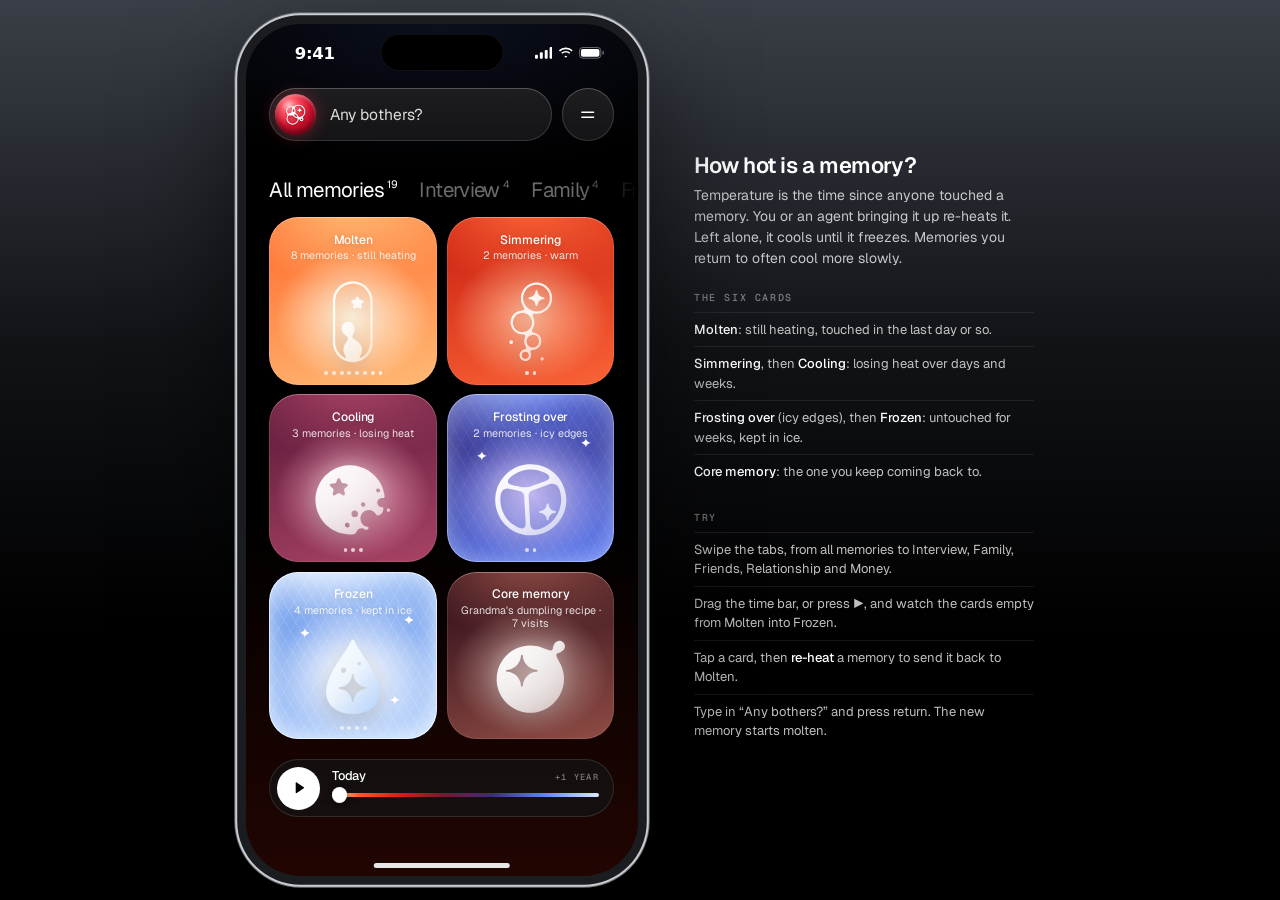
<file: memories/index.html>
<!doctype html>
<html lang="en">
<head>
<meta charset="utf-8">
<meta name="viewport" content="width=device-width, initial-scale=1, viewport-fit=cover">
<title>Memory Temperature</title>
<link rel="preconnect" href="https://fonts.googleapis.com">
<link rel="preconnect" href="https://fonts.gstatic.com" crossorigin>
<link href="https://fonts.googleapis.com/css2?family=Geist:wght@400;500;600;700&family=Geist+Mono:wght@400;500&display=swap" rel="stylesheet">
<style>
  :root {
    /* From the Figma file "Designing-Shits" (iPhone 17 - 9, node 94:4083). */
    --ember: rgb(212 34 12);     /* Heat band */
    --glow-blue: #2f5bff;        /* Thermal word · Glow blue */
    --glow-orange: #ff5a1f;      /* Thermal word · Glow orange */
    --glow-cream: #fff8ee;       /* Thermal word · Glow yellow */
    --hairline: rgba(255 255 255 / 0.08);
    --geist: "Geist", ui-sans-serif, system-ui, sans-serif;
    --mono: "Geist Mono", ui-monospace, monospace;
    --sf: ui-sans-serif, -apple-system, BlinkMacSystemFont, "Segoe UI", system-ui, sans-serif;
  }
  * { box-sizing: border-box; }
  html, body { margin: 0; height: 100%; }
  body {
    background: linear-gradient(#3a3f47, #111317 38%, #000 70%);
    background-attachment: fixed;
    color: #fff;
    font-family: var(--geist);
    -webkit-font-smoothing: antialiased;
  }
  button, input { font: inherit; color: inherit; }
  button { cursor: pointer; }

  .page {
    min-height: 100%;
    display: flex; align-items: center; justify-content: center;
    gap: 56px;
    padding: 24px 16px;
  }

  /* ---------- Phone (402 × 874 design, every size in --u) ---------- */
  .stage {
    width: min(402px, calc(100vw - 32px), calc((100vh - 48px) * 402 / 874));
    aspect-ratio: 402 / 874;
    flex: none;
    container-type: inline-size;
  }
  .phone {
    --u: calc(100cqw / 402);
    --heat: 0.6;
    --frost: 0.4;
    position: relative;
    width: 100%; height: 100%;
    overflow: hidden;
    border-radius: calc(56 * var(--u));
    background: #000;
    box-shadow: 0 0 0 calc(9 * var(--u)) #1b1c1f, 0 0 0 calc(11 * var(--u)) #c9ccd2, 0 0 0 calc(12 * var(--u)) #6c6f75, 0 40px 120px rgba(0 0 0 / 0.7);
    isolation: isolate;
    user-select: none; -webkit-user-select: none;
  }
  .u { position: absolute; }

  /* The space keeps its temperature, quietly: heat at the bottom, frost at the top. */
  .bg { position: absolute; inset: 0; z-index: -1; pointer-events: none; }
  .heat-band {
    position: absolute; left: 0; right: 0; bottom: 0; height: calc(367 * var(--u));
    background: linear-gradient(rgba(212 34 12 / 0), rgba(212 34 12 / 0.22));
    opacity: calc(var(--heat) * 1.3);
    transition: opacity 0.6s;
  }
  .frost-band {
    position: absolute; left: 0; right: 0; top: 0; height: calc(300 * var(--u));
    background: radial-gradient(120% 70% at 50% 0%, rgba(95 134 255 / 0.22), rgba(95 134 255 / 0) 70%);
    opacity: calc(var(--frost) * 1.2);
    transition: opacity 0.6s;
  }

  /* Status bar */
  .status {
    left: 0; right: 0; top: 0; height: calc(54 * var(--u));
    display: flex; align-items: center; justify-content: space-between;
    padding: calc(6 * var(--u)) calc(34 * var(--u)) 0 calc(50 * var(--u));
    font: 600 calc(17 * var(--u)) var(--sf); letter-spacing: -0.02em;
  }
  .status .island {
    position: absolute; left: 50%; top: calc(11 * var(--u));
    width: calc(124 * var(--u)); height: calc(36 * var(--u));
    translate: -50% 0; border-radius: 99px; background: #000;
    box-shadow: 0 0 0 1px #111;
  }
  .status .icons { display: flex; gap: calc(6 * var(--u)); align-items: center; }
  .status svg { height: calc(12 * var(--u)); width: auto; fill: currentColor; }

  /* ---------- Top: memory ball + "Any bothers?" pill, menu button ---------- */
  .talk {
    left: calc(24 * var(--u)); top: calc(66 * var(--u));
    width: calc(290 * var(--u)); height: calc(54 * var(--u));
    display: flex; align-items: center; gap: calc(12 * var(--u));
    padding: 0 calc(16 * var(--u)) 0 calc(6 * var(--u));
    border-radius: 99px;
    background: linear-gradient(#1d1d20, #141416);
    box-shadow: inset 0 0 0 1px rgba(255 255 255 / 0.14), inset 0 1px 0 rgba(255 255 255 / 0.12);
    margin: 0;
  }
  .ball {
    position: relative; flex: none;
    width: calc(42 * var(--u)); height: calc(42 * var(--u));
    border-radius: 50%; border: 0; padding: 0;
    display: grid; place-items: center;
    background: radial-gradient(circle at 34% 28%, #ffc2c2 0, #ff5466 20%, #d0122e 52%, #5a0010 100%);
    box-shadow: inset 0 -3px 6px rgba(60 0 10 / 0.6), inset 0 2px 3px rgba(255 255 255 / 0.4), 0 0 calc(18 * var(--u)) rgba(255 60 80 / 0.35);
  }
  .ball svg { width: calc(24 * var(--u)); height: calc(24 * var(--u)); color: #fff; filter: drop-shadow(0 1px 1px rgba(90 0 10 / 0.5)); }
  .ball.pulse { animation: ball-pulse 0.7s ease-out; }
  @keyframes ball-pulse { 40% { scale: 1.18; filter: brightness(1.4); } }
  .talk input {
    flex: 1; min-width: 0; border: 0; outline: 0; background: none;
    font: 400 calc(16 * var(--u)) var(--geist); color: #fff;
  }
  .talk input::placeholder { color: rgba(255 255 255 / 0.85); }
  .menu {
    right: calc(24 * var(--u)); top: calc(66 * var(--u));
    width: calc(54 * var(--u)); height: calc(54 * var(--u));
    border-radius: 50%; border: 0; padding: 0;
    display: grid; place-items: center;
    background: linear-gradient(#1d1d20, #141416);
    box-shadow: inset 0 0 0 1px rgba(255 255 255 / 0.14), inset 0 1px 0 rgba(255 255 255 / 0.12);
  }
  .menu svg { width: calc(22 * var(--u)); height: calc(22 * var(--u)); }

  /* ---------- Tabs: all memories, then by kind of event ---------- */
  .tabs {
    left: 0; top: calc(146 * var(--u));
    width: calc(402 * var(--u)); height: calc(42 * var(--u));
    display: flex; gap: calc(22 * var(--u));
    padding: 0 calc(24 * var(--u));
    overflow-x: auto; overflow-y: hidden;
    scrollbar-width: none;
    scroll-behavior: smooth;
    -webkit-mask-image: linear-gradient(90deg, #000 85%, transparent);
    mask-image: linear-gradient(90deg, #000 85%, transparent);
  }
  .tabs::-webkit-scrollbar { display: none; }
  .tabs::after { content: ""; flex: none; width: calc(30 * var(--u)); }
  .tabs button {
    flex: none; border: 0; padding: calc(6 * var(--u)) 0 0; background: none;
    font: 400 calc(21 * var(--u)) var(--geist); letter-spacing: -0.03em;
    color: rgba(255 255 255 / 0.42);
    white-space: nowrap;
    transition: color 0.25s;
  }
  .tabs button sup {
    font-size: calc(11 * var(--u)); letter-spacing: 0;
    margin-left: calc(3 * var(--u)); vertical-align: calc(9 * var(--u));
  }
  .tabs button[aria-selected="true"] { color: #fff; }

  /* ---------- The six cards ---------- */
  .grid {
    left: calc(24 * var(--u)); top: calc(198 * var(--u));
    width: calc(354 * var(--u));
    display: grid; grid-template-columns: 1fr 1fr; gap: calc(10 * var(--u));
  }
  .card {
    position: relative; overflow: hidden;
    height: calc(172 * var(--u));
    border: 0; padding: calc(16 * var(--u)) calc(10 * var(--u)) 0;
    border-radius: calc(30 * var(--u));
    display: flex; flex-direction: column; align-items: center;
    color: #fff; text-align: center;
    background:
      radial-gradient(62% 52% at 50% 60%, var(--glow), transparent 75%),
      radial-gradient(120% 70% at 50% -10%, var(--c2), transparent 70%),
      linear-gradient(165deg, var(--c1), var(--c2) 110%);
    box-shadow: inset 0 0 0 1px rgba(255 255 255 / 0.10), inset 0 calc(1 * var(--u)) 0 rgba(255 255 255 / 0.25);
    transition: opacity 0.4s, filter 0.4s, transform 0.2s;
  }
  .card:active { transform: scale(0.97); }
  .card.empty { opacity: 0.38; filter: saturate(0.5); }
  .card .name { font: 500 calc(12.5 * var(--u)) / 1.2 var(--geist); letter-spacing: -0.01em; text-shadow: 0 1px 6px rgba(0 0 0 / 0.18); }
  .card .meta { margin-top: calc(2 * var(--u)); font: 400 calc(11 * var(--u)) / 1.25 var(--geist); opacity: 0.85; text-shadow: 0 1px 6px rgba(0 0 0 / 0.18);
    max-width: 100%; overflow: hidden; text-overflow: ellipsis; white-space: nowrap; }
  .card .meta.two { white-space: normal; display: -webkit-box; -webkit-line-clamp: 2; -webkit-box-orient: vertical; }

  /* The Lava glyph as a glass object, like the 3D shapes in the reference */
  .glyph {
    position: relative; z-index: 1;
    width: calc(96 * var(--u)); height: calc(96 * var(--u));
    margin-top: auto; margin-bottom: calc(16 * var(--u));
    filter: drop-shadow(0 calc(8 * var(--u)) calc(10 * var(--u)) rgba(0 0 0 / 0.22)) drop-shadow(0 0 calc(10 * var(--u)) rgba(255 255 255 / 0.45));
  }
  .glyph svg { width: 100%; height: 100%; overflow: visible; display: block; }
  .card[data-key="molten"] .glyph svg { animation: melt 2.6s ease-in-out infinite; }
  .card[data-key="simmer"] .glyph svg { animation: melt 4.2s ease-in-out infinite; }
  .card[data-key="cooling"] .glyph svg { animation: drift 8s ease-in-out infinite; }
  .card[data-key="core"] .glyph svg { animation: float 5s ease-in-out infinite; }
  .card.empty .glyph svg { animation: none !important; }
  @keyframes melt {
    0%, 100% { transform: translateY(0) scale(1, 1); }
    35% { transform: translateY(calc(-3 * var(--u))) scale(0.96, 1.05); }
    70% { transform: translateY(calc(1 * var(--u))) scale(1.05, 0.95); }
  }
  @keyframes drift { 50% { transform: translateY(calc(-3 * var(--u))) rotate(-4deg); } }
  @keyframes float { 50% { transform: translateY(calc(-5 * var(--u))); } }

  /* Molten beads rising off the glyph */
  .beads { position: absolute; left: 50%; bottom: calc(80 * var(--u)); width: 0; height: 0; z-index: 2; pointer-events: none; }
  .beads i {
    position: absolute; left: 0; top: 0;
    width: calc(7 * var(--u)); height: calc(7 * var(--u)); border-radius: 50%;
    background: radial-gradient(circle at 35% 30%, #fff, rgba(255 255 255 / 0.5));
    box-shadow: 0 0 calc(8 * var(--u)) rgba(255 255 255 / 0.8);
    opacity: 0;
    animation: bead var(--bd, 2.4s) ease-in infinite;
  }
  .beads i:nth-child(2) { left: calc(-22 * var(--u)); width: calc(5 * var(--u)); height: calc(5 * var(--u)); animation-delay: 0.8s; }
  .beads i:nth-child(3) { left: calc(18 * var(--u)); width: calc(4 * var(--u)); height: calc(4 * var(--u)); animation-delay: 1.6s; }
  @keyframes bead {
    0% { translate: 0 0; opacity: 0; }
    20% { opacity: 1; }
    100% { translate: 0 calc(-44 * var(--u)); opacity: 0; scale: 0.5; }
  }
  .card[data-key="simmer"] .beads { --bd: 3.6s; }
  .card[data-key="simmer"] .beads i:nth-child(3) { display: none; }

  /* Ice: crystal hatch, a bright rim and sparkles */
  .card .frost {
    position: absolute; inset: 0; border-radius: inherit; pointer-events: none;
    background:
      radial-gradient(70% 40% at 25% 0%, rgba(255 255 255 / 0.45), transparent 70%),
      repeating-linear-gradient(60deg, rgba(255 255 255 / 0.13) 0 1px, transparent 1px 9px),
      repeating-linear-gradient(-60deg, rgba(255 255 255 / 0.10) 0 1px, transparent 1px 12px);
    box-shadow: inset 0 0 calc(22 * var(--u)) rgba(235 246 255 / 0.85), inset 0 0 0 1px rgba(240 248 255 / 0.7);
    opacity: var(--ice, 0);
  }
  .spark {
    position: absolute; z-index: 2; color: #fff; pointer-events: none;
    width: calc(10 * var(--u)); height: calc(10 * var(--u));
    animation: twinkle 2.8s ease-in-out infinite;
  }
  @keyframes twinkle { 50% { opacity: 0.25; scale: 0.6; } }
  .card .count-dots { position: absolute; left: 0; right: 0; bottom: calc(10 * var(--u)); display: flex; justify-content: center; gap: calc(4 * var(--u)); }
  .card .count-dots i { width: calc(4 * var(--u)); height: calc(4 * var(--u)); border-radius: 50%; background: rgba(255 255 255 / 0.75); }
  .card.bump { animation: bump 0.8s ease-out; }
  @keyframes bump { 30% { transform: scale(1.04); filter: brightness(1.35); } }

  /* ---------- Time bar ---------- */
  .timebar {
    left: calc(24 * var(--u)); top: calc(754 * var(--u));
    width: calc(354 * var(--u)); height: calc(60 * var(--u));
    display: flex; align-items: center; gap: calc(12 * var(--u));
    padding: 0 calc(16 * var(--u)) 0 calc(8 * var(--u));
    border-radius: 99px;
    background: rgba(20 20 22 / 0.72);
    box-shadow: inset 0 0 0 1px rgba(255 255 255 / 0.12);
    backdrop-filter: blur(16px); -webkit-backdrop-filter: blur(16px);
  }
  .play {
    flex: none; width: calc(44 * var(--u)); height: calc(44 * var(--u));
    border-radius: 50%; border: 0; padding: 0;
    display: grid; place-items: center;
    background: #fff; color: #000;
  }
  .play svg { width: calc(18 * var(--u)); height: calc(18 * var(--u)); }
  .timebar .col { flex: 1; min-width: 0; }
  .timebar .row { display: flex; justify-content: space-between; align-items: baseline; }
  .timebar output { font: 500 calc(13 * var(--u)) var(--geist); letter-spacing: -0.01em; }
  .timebar .row span { font: 500 calc(9 * var(--u)) var(--mono); letter-spacing: 0.14em; text-transform: uppercase; color: rgba(255 255 255 / 0.45); }
  .timebar input {
    -webkit-appearance: none; appearance: none;
    width: 100%; height: calc(20 * var(--u)); margin: calc(2 * var(--u)) 0 0;
    background: transparent; cursor: ew-resize;
  }
  .timebar input::-webkit-slider-runnable-track {
    height: calc(4 * var(--u)); border-radius: 99px;
    background: linear-gradient(90deg, #ffe7c2, #ff5a1f 10%, #d4220c 25%, #7a1631 42%, #3b2c78 60%, #5f86ff 80%, #d9ecff);
  }
  .timebar input::-moz-range-track {
    height: calc(4 * var(--u)); border-radius: 99px;
    background: linear-gradient(90deg, #ffe7c2, #ff5a1f 10%, #d4220c 25%, #7a1631 42%, #3b2c78 60%, #5f86ff 80%, #d9ecff);
  }
  .timebar input::-webkit-slider-thumb {
    -webkit-appearance: none;
    width: calc(16 * var(--u)); height: calc(16 * var(--u)); margin-top: calc(-6 * var(--u));
    border-radius: 50%; background: #fff; box-shadow: 0 1px 6px rgba(0 0 0 / 0.5);
  }
  .timebar input::-moz-range-thumb {
    width: calc(16 * var(--u)); height: calc(16 * var(--u)); border: 0;
    border-radius: 50%; background: #fff; box-shadow: 0 1px 6px rgba(0 0 0 / 0.5);
  }
  .home {
    left: 50%; bottom: calc(8 * var(--u)); translate: -50% 0;
    width: calc(140 * var(--u)); height: calc(5 * var(--u));
    border-radius: 99px; background: rgba(255 255 255 / 0.9);
  }

  /* ---------- Sheet: the memories inside a card ---------- */
  .scrim {
    position: absolute; inset: 0; z-index: 10;
    background: rgba(0 0 0 / 0.5);
    opacity: 0; pointer-events: none; transition: opacity 0.3s;
  }
  .sheet {
    position: absolute; left: calc(8 * var(--u)); right: calc(8 * var(--u)); bottom: calc(8 * var(--u));
    max-height: calc(640 * var(--u));
    z-index: 11;
    display: flex; flex-direction: column;
    border-radius: calc(46 * var(--u));
    padding: calc(24 * var(--u)) calc(20 * var(--u)) calc(18 * var(--u));
    background:
      radial-gradient(90% 50% at 50% 0%, var(--sheet-tint, transparent), transparent 70%),
      rgba(22 22 24 / 0.9);
    box-shadow: inset 0 0 0 1px rgba(255 255 255 / 0.12);
    backdrop-filter: blur(24px) saturate(1.4); -webkit-backdrop-filter: blur(24px) saturate(1.4);
    translate: 0 110%;
    transition: translate 0.45s cubic-bezier(0.2, 0.9, 0.25, 1);
  }
  .phone.sheet-open .scrim { opacity: 1; pointer-events: auto; }
  .phone.sheet-open .sheet { translate: 0 0; }
  .sheet .grab { flex: none; width: calc(36 * var(--u)); height: calc(5 * var(--u)); border-radius: 99px; background: rgba(255 255 255 / 0.25); margin: calc(-12 * var(--u)) auto calc(14 * var(--u)); }
  .sheet .kicker { display: flex; align-items: center; gap: calc(6 * var(--u)); font: 500 calc(10 * var(--u)) var(--mono); letter-spacing: 0.16em; text-transform: uppercase; color: rgba(255 255 255 / 0.6); }
  .sheet .kicker svg { width: calc(18 * var(--u)); height: calc(18 * var(--u)); color: #fff; }
  .sheet h2 { margin: calc(10 * var(--u)) 0 0; font: 700 calc(32 * var(--u)) / 1 var(--geist); letter-spacing: -0.045em; }
  .sheet .desc { margin: calc(10 * var(--u)) 0 0; font: 400 calc(13 * var(--u)) / 1.4 var(--geist); color: rgba(255 255 255 / 0.7); }
  .sheet .desc em { font-style: normal; color: rgba(255 255 255 / 0.45); }
  .sheet .list { margin: calc(14 * var(--u)) calc(-6 * var(--u)) 0; padding: 0 calc(6 * var(--u)); overflow-y: auto; scrollbar-width: none; min-height: 0; flex: 1; }
  .sheet .list::-webkit-scrollbar { display: none; }
  .item {
    display: flex; align-items: center; gap: calc(12 * var(--u));
    padding: calc(10 * var(--u)) calc(10 * var(--u)) calc(10 * var(--u)) calc(10 * var(--u));
    margin-bottom: calc(6 * var(--u));
    border-radius: calc(22 * var(--u));
    background: rgba(255 255 255 / 0.05);
    transition: opacity 0.35s, transform 0.35s;
  }
  .item.leaving { opacity: 0; transform: translateX(30%); }
  .dot {
    position: relative; flex: none; overflow: hidden;
    width: calc(34 * var(--u)); height: calc(34 * var(--u));
    border-radius: var(--br);
    background: radial-gradient(70% 70% at 35% 30%, var(--hi), transparent 70%), radial-gradient(circle at 50% 60%, var(--core), var(--edge) 95%);
    box-shadow: 0 0 calc(var(--t) * 16 * var(--u)) var(--glowc);
  }
  .dot::after { content: ""; position: absolute; inset: 0; border-radius: inherit; opacity: var(--ice);
    background: repeating-linear-gradient(60deg, rgba(255 255 255 / 0.25) 0 1px, transparent 1px 5px);
    box-shadow: inset 0 0 0 1px rgba(240 248 255 / 0.8); }
  .item .txt { flex: 1; min-width: 0; }
  .item b { display: block; font: 500 calc(14 * var(--u)) / 1.25 var(--geist); white-space: nowrap; overflow: hidden; text-overflow: ellipsis; }
  .item small { display: block; margin-top: calc(2 * var(--u)); font: 400 calc(11.5 * var(--u)) / 1.3 var(--geist); color: rgba(255 255 255 / 0.55); white-space: nowrap; overflow: hidden; text-overflow: ellipsis; }
  .item .deg { font: 500 calc(11 * var(--u)) var(--mono); color: var(--degc); }
  .item .re {
    flex: none; width: calc(38 * var(--u)); height: calc(38 * var(--u));
    border-radius: 50%; border: 0; padding: 0;
    display: grid; place-items: center;
    background: #fff; color: #1b0700;
  }
  .item .re svg { width: calc(20 * var(--u)); height: calc(20 * var(--u)); }
  .sheet .none { padding: calc(24 * var(--u)) 0; text-align: center; font: 400 calc(13 * var(--u)) var(--geist); color: rgba(255 255 255 / 0.5); }
  .sheet .close {
    flex: none; margin-top: calc(10 * var(--u)); height: calc(50 * var(--u));
    border-radius: 99px; border: 0;
    background: rgba(255 255 255 / 0.08); box-shadow: inset 0 0 0 1px rgba(255 255 255 / 0.1);
    font: 500 calc(15 * var(--u)) var(--geist);
  }
  .toast {
    position: absolute; left: 50%; top: calc(-46 * var(--u)); translate: -50% 0;
    padding: calc(9 * var(--u)) calc(14 * var(--u));
    border-radius: 99px; background: #fff; color: #1b0700;
    font: 500 calc(12.5 * var(--u)) var(--geist); white-space: nowrap;
    max-width: calc(360 * var(--u)); overflow: hidden; text-overflow: ellipsis;
    opacity: 0; transition: opacity 0.3s, translate 0.3s; pointer-events: none;
  }
  .toast.on { opacity: 1; translate: -50% calc(-4 * var(--u)); }

  /* Thermal word: three stacked copies, blue · orange · cream (Figma 94:4107) */
  .thermal { display: grid; }
  .thermal > span { grid-area: 1 / 1; }
  .thermal .g-blue   { color: var(--far, var(--glow-blue));   filter: blur(calc(12 * var(--u))); }
  .thermal .g-orange { color: var(--mid, var(--glow-orange)); filter: blur(calc(5.5 * var(--u))); }
  .thermal .g-cream  { color: var(--near, var(--glow-cream)); filter: blur(calc(1.2 * var(--u))); }

  /* ---------- Notes beside the phone ---------- */
  .notes { width: 340px; flex: none; color: rgba(255 255 255 / 0.75); font: 400 14px / 1.5 var(--geist); }
  .notes h2 { margin: 0 0 6px; font: 600 22px / 1.2 var(--geist); letter-spacing: -0.02em; color: #fff; }
  .notes h3 { margin: 22px 0 8px; font: 500 10px var(--mono); letter-spacing: 0.16em; text-transform: uppercase; color: rgba(255 255 255 / 0.45); }
  .notes p { margin: 0 0 8px; }
  .notes ul { margin: 0; padding: 0; list-style: none; }
  .notes li { padding: 7px 0; border-top: 1px solid rgba(255 255 255 / 0.08); font-size: 13px; }
  .notes b { font-weight: 500; color: #fff; }
  @media (max-width: 860px) { .page { flex-direction: column; } .notes { width: min(402px, 100%); } }
</style>
</head>
<body>
<!-- Lava icons exported from the Figma components (Lava/NN, nodes 92:26xx). Paths unchanged;
     fill follows currentColor like the icon/ink variable. Bold for 32px and below. -->
<svg width="0" height="0" style="position:absolute" aria-hidden="true">
  <symbol id="lava-01" viewBox="0 0 32 32"><path fill-rule="evenodd" clip-rule="evenodd" d="M25.4498 3.48019C27.0198 3.26019 28.2798 4.79019 27.7898 6.29019C27.5598 6.98019 26.9698 7.46019 26.3798 7.84019C25.9698 8.11019 25.3998 8.37019 25.3498 8.92019C25.2698 9.86019 25.9898 10.8302 26.3898 11.6302C26.9698 12.8202 27.3398 14.0902 27.4998 15.4002C28.2598 21.7202 23.7798 27.5402 17.4798 28.4302C10.8898 29.3602 4.76978 24.5402 4.14978 17.9202C4.01978 16.5402 4.12978 15.1302 4.48978 13.7902C4.85978 12.3702 5.50978 11.0202 6.37978 9.84019C8.89978 6.42019 13.1698 4.60019 17.3898 5.16019C18.2898 5.28019 19.1798 5.51019 20.0298 5.83019C20.7498 6.10019 21.6098 6.52019 22.3998 6.42019C23.0898 6.34019 23.2798 5.58019 23.5598 5.06019C23.9498 4.29019 24.5598 3.61019 25.4498 3.48019ZM12.9098 8.73019C13.0398 8.62019 13.0498 8.86019 13.0598 8.92019C13.1098 9.27019 13.1398 9.60019 13.2398 9.94019C13.4598 10.7402 13.8798 11.4902 14.4398 12.1002C15.0698 12.8002 15.8898 13.3102 16.7798 13.6002C17.1298 13.7102 17.4798 13.7802 17.8398 13.8102C17.9298 13.8202 18.1698 13.7902 18.1698 13.9202C18.1698 14.0502 17.9598 14.0202 17.8798 14.0302C17.5798 14.0502 17.2898 14.1002 16.9998 14.1802C16.2498 14.3802 15.5398 14.7502 14.9498 15.2502C14.1998 15.8802 13.6298 16.7202 13.3098 17.6502C13.1998 17.9902 13.1198 18.3402 13.0798 18.6902C13.0698 18.8002 13.0998 19.0402 13.0098 19.1102C12.8798 19.2202 12.8698 18.9802 12.8598 18.9202C12.8098 18.5702 12.7798 18.2402 12.6798 17.9002C12.4598 17.1002 12.0398 16.3502 11.4798 15.7402C10.8498 15.0402 10.0298 14.5302 9.13978 14.2402C8.78978 14.1302 8.43978 14.0602 8.07978 14.0302C7.98978 14.0202 7.74978 14.0502 7.74978 13.9202C7.74978 13.7902 7.95978 13.8202 8.03978 13.8102C8.33978 13.7902 8.62978 13.7402 8.91978 13.6602C9.66978 13.4602 10.3798 13.0902 10.9698 12.5902C11.7198 11.9602 12.2898 11.1202 12.6098 10.1902C12.7198 9.85019 12.7998 9.50019 12.8398 9.15019C12.8498 9.04019 12.8198 8.80019 12.9098 8.73019Z"/></symbol>
  <symbol id="lava-02" viewBox="0 0 32 32"><path fill-rule="evenodd" clip-rule="evenodd" d="M19.0601 2.3999C25.2601 1.8799 30.2501 7.5499 28.9401 13.6399C28.6601 14.9699 28.0801 16.2299 27.2601 17.3099C26.8101 17.9099 25.9101 18.5699 25.7001 19.2799C25.5101 19.9599 26.0801 20.5699 26.3501 21.1499C26.7101 21.9199 26.6601 22.8399 26.2301 23.5699C25.3201 25.0999 23.1501 25.2199 22.0001 23.8999C21.6601 23.4899 21.4301 23.0099 21.1101 22.5899C20.9701 22.3999 20.8001 22.2399 20.5501 22.3299C20.2101 22.4599 20.0801 23.0199 19.9801 23.3199C19.6901 24.1699 19.3801 24.9899 18.8901 25.7499C17.4901 27.9699 15.0601 29.4299 12.4401 29.6099C7.5801 29.9499 3.4201 26.0399 3.4901 21.1599C3.5001 20.1799 3.6901 19.2099 4.0401 18.2999C4.3201 17.5599 4.7901 16.8599 4.7301 16.0399C4.6701 15.0199 3.8001 14.2299 3.4001 13.3399C2.5901 11.5099 2.6801 9.3699 3.6401 7.6199C4.8201 5.4699 7.1901 4.1599 9.6401 4.2999C10.8001 4.3599 11.9301 4.9699 13.1001 4.7199C13.9901 4.5299 14.6801 3.8699 15.4701 3.4499C16.5801 2.8699 17.8101 2.5099 19.0601 2.3999ZM19.4901 3.7199C23.5101 3.5499 27.1101 6.4999 27.7201 10.4699C28.1301 13.1599 27.0801 16.1799 24.8701 17.8499C24.3401 18.2499 23.7101 18.4999 23.0901 18.7499C22.5101 18.9799 21.8801 19.3099 21.2401 19.3299C20.6101 19.3499 20.1801 18.9499 19.8401 18.4599C19.2301 17.5899 18.8501 16.6099 18.1401 15.7999C17.4901 15.0399 16.2501 14.3199 15.8301 13.5099C15.3101 12.5199 15.8001 11.0799 15.6701 9.9599C15.5101 8.7099 14.6301 7.2699 14.6601 6.3599C14.6901 5.6199 15.2301 5.1499 15.8201 4.7999C16.9301 4.1499 18.2101 3.7699 19.4901 3.7199ZM8.9801 5.6399C9.3201 5.6199 9.6501 5.6299 9.9801 5.6799C10.2101 5.7099 10.4301 5.7599 10.6401 5.8599C12.1801 6.5499 11.0301 8.4599 10.7701 9.5899C10.5701 10.4399 10.6501 11.4099 10.2701 12.2099C9.8801 13.0599 9.0201 13.3499 8.2201 13.7199C7.6801 13.9699 7.1301 14.2399 6.5201 14.2699C4.7001 14.3399 4.0901 11.7199 4.2101 10.3199C4.4101 7.8199 6.4701 5.7899 8.9801 5.6399ZM21.3001 6.5999C21.4701 6.5299 21.6701 6.5799 21.7401 6.7699C21.8101 6.9599 21.7901 7.2099 21.8401 7.4199C21.9901 7.9699 22.3101 8.4699 22.7501 8.8299C23.1301 9.1399 23.6001 9.3499 24.0801 9.4199C24.2801 9.4499 24.5801 9.4199 24.6301 9.6799C24.6501 9.8399 24.5901 9.9999 24.4301 10.0599C24.3001 10.0999 24.1401 10.0899 24.0101 10.1099C23.4901 10.1999 23.0001 10.4499 22.6201 10.7999C22.2301 11.1799 21.9401 11.6699 21.8201 12.1999C21.7701 12.4199 21.8301 12.8599 21.5501 12.9399C21.3901 12.9799 21.2101 12.9299 21.1401 12.7499C21.0901 12.6099 21.1101 12.4399 21.0801 12.2999C20.9701 11.6899 20.6401 11.1299 20.1701 10.7299C19.8001 10.4099 19.3301 10.1799 18.8401 10.1099C18.6401 10.0799 18.3001 10.1099 18.2501 9.8399C18.2301 9.6799 18.2901 9.5199 18.4501 9.4599C18.5701 9.4199 18.7101 9.4299 18.8401 9.4099C19.3501 9.3399 19.8501 9.0799 20.2301 8.7399C20.6401 8.3699 20.9301 7.8799 21.0501 7.3599C21.1001 7.1399 21.0501 6.6899 21.3001 6.5999ZM13.0601 8.3599C13.6101 8.2499 13.9701 8.7999 14.1401 9.2399C14.4501 10.0899 14.6601 12.1999 13.4401 12.4499C13.2601 12.4799 13.0901 12.4799 12.9201 12.4599C11.5201 12.2699 11.8801 10.4599 12.1701 9.5199C12.3101 9.0899 12.5601 8.4599 13.0601 8.3599ZM14.7401 15.3999C15.9701 15.1699 17.1601 16.5199 17.7101 17.4699C17.9801 17.9399 18.2901 18.8899 17.5201 19.0499C17.1401 19.1299 16.7401 19.0099 16.4001 18.8599C15.5801 18.5099 14.6301 17.8899 14.1001 17.1599C13.5901 16.4599 13.8401 15.5699 14.7401 15.3999ZM7.3401 17.1199C8.0201 17.0599 8.7101 17.1599 9.4001 17.1499C10.3001 17.1299 11.2001 16.9599 12.0601 17.3599C12.6801 17.6499 13.1201 18.1599 13.6101 18.5999C14.1301 19.0699 14.7101 19.4799 15.3201 19.8199C16.2701 20.3499 17.8901 20.6299 18.4701 21.5899C18.9801 22.4399 18.5401 23.5199 18.1501 24.3299C17.0901 26.5199 14.9101 28.0399 12.4801 28.2599C9.0701 28.5599 5.8501 26.2799 5.0301 22.9499C4.7201 21.6599 4.7801 20.2899 5.2001 19.0299C5.3801 18.5099 5.6001 17.9699 6.0201 17.5999C6.3901 17.2899 6.8601 17.1599 7.3401 17.1199ZM24.0901 21.1599C25.6801 21.0699 25.5601 23.3999 24.0801 23.4799C23.3001 23.5299 22.5901 22.8099 22.8501 22.0299C23.0201 21.4999 23.5701 21.1899 24.0901 21.1599Z"/></symbol>
  <symbol id="lava-05" viewBox="0 0 32 32"><path fill-rule="evenodd" clip-rule="evenodd" d="M15.2201 3.64003C16.9301 3.53003 18.6501 3.78003 20.2501 4.37003C26.8101 6.77003 30.1201 14.23 27.4501 20.71C26.8901 22.07 26.0901 23.32 25.1001 24.4C24.0601 25.53 22.8101 26.46 21.4301 27.13C19.9801 27.84 18.3901 28.26 16.7801 28.36C15.0701 28.47 13.3501 28.22 11.7501 27.63C5.1901 25.23 1.8801 17.77 4.5501 11.29C5.1101 9.93003 5.9101 8.68003 6.9001 7.60003C7.9401 6.47003 9.1901 5.54003 10.5701 4.87003C12.0201 4.16003 13.6101 3.74003 15.2201 3.64003ZM15.4201 5.84003C17.2301 5.74003 19.0601 6.13003 20.6601 6.96003C21.2101 7.24003 22.1501 7.82003 21.8301 8.57003C21.5301 9.31003 20.3701 9.55003 19.7001 9.80003C18.6901 10.17 16.3701 11.13 15.4801 11.34C15.1401 11.41 13.8201 11.47 13.4001 11.49C12.7701 11.51 12.0901 11.25 11.4801 11.11C10.7001 10.93 9.2101 10.78 8.7201 10.1C8.1401 9.31003 9.1401 8.45003 9.7101 8.00003C11.3401 6.72003 13.3501 5.96003 15.4201 5.84003ZM22.9401 10.8C25.5801 10.39 26.1101 13.73 26.1701 15.68C26.1801 16.08 26.1701 16.48 26.1401 16.88C25.8501 20.31 23.7601 23.42 20.7201 25.02C19.8901 25.45 18.9201 25.87 17.9901 25.96C16.9301 26.07 16.2101 25.4 16.0401 24.38C15.9101 23.59 15.9301 22.76 15.8801 21.96C15.8001 20.46 15.7201 18.95 15.6401 17.45C15.6001 16.64 15.3601 14.76 15.5701 14.07C15.8301 13.2 16.6201 13.04 17.3801 12.76C18.5401 12.34 19.7001 11.91 20.8601 11.48C21.5401 11.24 22.2201 10.91 22.9401 10.8ZM7.9001 12.44C8.9101 12.39 10.7501 12.98 11.8001 13.22C12.3901 13.35 12.9301 13.43 13.2701 13.99C13.6101 14.57 13.5401 15.31 13.5801 15.96C13.6501 17.25 13.7101 18.55 13.7801 19.84C13.8501 21.1 14.0601 22.92 13.9901 24.12C13.9501 24.79 13.6601 25.44 12.9201 25.52C12.0401 25.61 10.8401 24.81 10.1401 24.32C7.7001 22.6 6.1001 19.82 5.8601 16.84C5.7301 15.22 5.7101 12.54 7.9001 12.44ZM21.6101 17.08C21.8501 17.02 22.1201 17.12 22.2401 17.34C22.3401 17.53 22.3101 17.77 22.3601 17.98C22.4601 18.37 22.6701 18.74 22.9601 19.02C23.2401 19.28 23.5901 19.48 23.9701 19.57C24.3001 19.64 24.7201 19.59 24.8401 20C24.9101 20.24 24.8101 20.52 24.5801 20.64C24.0901 20.89 23.7001 20.62 22.9801 21.28C22.6801 21.57 22.4601 21.94 22.3601 22.34C22.2701 22.69 22.3301 23.16 21.8801 23.25C21.6501 23.3 21.3901 23.19 21.2801 22.98C21.1801 22.79 21.2101 22.55 21.1601 22.34C21.0601 21.95 20.8501 21.58 20.5601 21.3C20.2801 21.04 19.9301 20.84 19.5501 20.75C19.2201 20.68 18.8001 20.73 18.6801 20.32C18.6101 20.08 18.7101 19.8 18.9401 19.68C19.4301 19.43 19.8201 19.7 20.5401 19.04C20.8501 18.75 21.0701 18.36 21.1701 17.95C21.2401 17.62 21.1901 17.18 21.6101 17.08Z"/></symbol>
  <symbol id="lava-06" viewBox="0 0 32 32"><path fill-rule="evenodd" clip-rule="evenodd" d="M15.3402 1.92014C16.2102 1.84014 17.1002 1.92014 17.9402 2.16014C18.6002 2.35014 19.2402 2.63014 19.8102 3.01014C21.5002 4.08014 22.6702 5.87014 22.9802 7.84014C23.1602 8.94014 23.0702 10.0901 23.0702 11.2001C23.0702 12.7901 23.0702 14.3701 23.0702 15.9601C23.0702 17.7101 23.0702 19.4501 23.0702 21.2001C23.0702 22.3501 23.1502 23.5301 22.8802 24.6701C22.3802 26.7801 20.8902 28.5901 18.9102 29.4901C18.2002 29.8101 17.4402 30.0101 16.6602 30.0801C15.7902 30.1601 14.9002 30.0801 14.0602 29.8401C13.4002 29.6501 12.7602 29.3701 12.1902 28.9901C10.5002 27.9201 9.33021 26.1301 9.02021 24.1601C8.84021 23.0601 8.93021 21.9101 8.93021 20.8001C8.93021 19.2101 8.93021 17.6301 8.93021 16.0401C8.93021 14.2901 8.93021 12.5501 8.93021 10.8001C8.93021 9.65014 8.85021 8.47014 9.12021 7.33014C9.62021 5.22014 11.1102 3.41014 13.0902 2.51014C13.8002 2.19014 14.5602 1.99014 15.3402 1.92014ZM15.7002 3.24014C18.3502 3.10014 20.8102 4.87014 21.5202 7.42014C21.8602 8.66014 21.7302 10.0101 21.7302 11.2801C21.7302 13.4301 21.7302 15.5701 21.7302 17.7201C21.7302 19.0401 21.7302 20.3601 21.7302 21.6801C21.7302 23.5401 21.6902 25.0901 20.4802 26.6101C20.2102 26.9501 19.5102 27.7001 19.0402 27.6601C18.7102 27.6301 18.8802 27.2101 18.9402 27.0001C19.1802 26.1401 19.3202 25.3001 18.9802 24.4401C18.6402 23.5501 17.8902 22.9001 17.1302 22.3701C16.7902 22.1401 16.0002 21.7501 15.8502 21.3701C15.6802 20.9101 16.3302 19.9101 16.4802 19.4201C16.9902 17.7501 16.1502 15.8101 14.1602 16.0101C12.9702 16.1301 12.0802 17.2201 12.1702 18.4001C12.2102 19.0601 12.5602 19.6701 12.9802 20.1601C13.3302 20.5501 14.4102 21.2301 14.3702 21.7601C14.3402 22.1801 13.9502 22.6101 13.7402 22.9601C13.3402 23.6001 12.9802 24.2901 12.8502 25.0401C12.7502 25.6201 12.8302 26.1901 12.9902 26.7501C13.0502 26.9601 13.2502 27.3901 13.1302 27.5901C12.9802 27.8201 12.4902 27.5001 12.3402 27.4001C11.9302 27.1201 11.5902 26.7301 11.3002 26.3201C9.98021 24.4201 10.2702 22.1101 10.2702 19.9201C10.2702 18.6901 10.2702 17.4701 10.2702 16.2401C10.2702 14.6001 10.2702 12.9601 10.2702 11.3201C10.2702 10.2001 10.1702 9.02014 10.3702 7.92014C10.7202 6.01014 12.0602 4.37014 13.8702 3.64014C14.4502 3.41014 15.0702 3.27014 15.7002 3.24014ZM17.4502 7.40014C18.0802 7.19014 18.0702 8.21014 18.4402 8.46014C18.7702 8.68014 19.7102 8.43014 19.7402 9.00014C19.7702 9.48014 19.0202 9.64014 18.9402 10.0801C18.8702 10.4701 19.3502 11.2901 18.8002 11.4601C18.3702 11.6001 17.9902 10.9901 17.5602 11.0201C17.1902 11.0501 16.5002 11.8201 16.1902 11.3101C15.9602 10.9201 16.3902 10.4001 16.2302 9.99014C16.0702 9.60014 15.3302 9.40014 15.4802 8.90014C15.6102 8.45014 16.5202 8.71014 16.8202 8.40014C17.0702 8.16014 17.1002 7.51014 17.4502 7.40014Z"/></symbol>
  <symbol id="lava-13" viewBox="0 0 32 32"><path fill-rule="evenodd" clip-rule="evenodd" d="M14.1401 3.95997C19.0901 3.63997 23.8401 6.48997 25.8901 11C26.3801 12.08 26.7201 13.24 26.8701 14.42C26.9101 14.74 27.0801 15.37 26.8601 15.65C26.6501 15.9 26.1401 15.6 25.8701 15.59C25.1801 15.56 24.5401 16.05 24.4301 16.74C24.3201 17.5 24.8601 18.25 25.6401 18.33C25.8901 18.35 26.4001 18.17 26.5801 18.39C26.8001 18.65 26.5401 19.24 26.4501 19.52C26.3101 19.98 26.1701 20.66 25.7901 20.98C25.5201 21.2 25.1501 21.26 24.8701 21.46C24.6801 21.58 24.4901 21.88 24.2801 21.95C24.0801 22.02 23.9901 21.82 23.9101 21.67C23.6901 21.25 23.5201 20.85 23.1801 20.51C22.1001 19.44 20.2501 19.52 19.2701 20.7C18.1601 22.04 18.6501 24.14 20.2601 24.84C20.6601 25.01 21.0701 25.05 21.5101 25.06C21.6201 25.07 21.9001 25.04 21.9501 25.17C21.9901 25.28 21.7801 25.51 21.7201 25.59C21.4501 25.99 21.1601 26.37 20.6901 26.56C20.2001 26.76 19.8901 26.38 19.4801 26.17C19.1101 25.97 18.6701 25.93 18.2701 26.06C16.9601 26.48 17.6301 27.83 16.2701 27.99C14.6201 28.18 12.9201 28.01 11.3301 27.52C4.65006 25.44 1.10006 18.02 3.72006 11.51C4.25006 10.17 5.03006 8.92997 6.00006 7.86997C7.01006 6.75997 8.24006 5.83997 9.59006 5.16997C11.0101 4.47997 12.5601 4.05997 14.1401 3.95997ZM10.9701 8.87997C11.2201 8.76997 11.3101 9.03997 11.3901 9.21997C11.5701 9.60997 11.7201 10.2 12.0701 10.46C12.4201 10.71 13.0201 10.68 13.4401 10.73C13.6001 10.75 13.9101 10.73 13.9201 10.96C13.9401 11.15 13.6801 11.31 13.5601 11.43C13.2501 11.71 12.7301 12.04 12.6701 12.48C12.6001 12.9 12.8001 13.4 12.8801 13.81C12.9001 13.96 12.9901 14.22 12.7801 14.29C12.6101 14.34 12.4401 14.19 12.3001 14.11C11.9701 13.93 11.5701 13.6 11.1901 13.55C10.7401 13.49 10.2801 13.87 9.90006 14.08C9.74006 14.17 9.52006 14.36 9.34006 14.27C9.15006 14.19 9.25006 13.93 9.27006 13.78C9.36006 13.37 9.55006 12.86 9.47006 12.44C9.39006 12.01 8.87006 11.69 8.56006 11.41C8.45006 11.3 8.23006 11.16 8.22006 11C8.21006 10.76 8.46006 10.76 8.63006 10.74C9.05006 10.68 9.62006 10.72 10.0001 10.51C10.3801 10.29 10.5301 9.70997 10.7001 9.32997C10.7601 9.20997 10.8301 8.92997 10.9701 8.87997ZM24.3001 12.16C25.1501 11.9 25.5401 13.23 24.7001 13.44C23.8801 13.65 23.4901 12.41 24.3001 12.16ZM19.1801 16.96C20.0301 16.7 20.4201 18.03 19.5801 18.24C18.7601 18.45 18.3701 17.21 19.1801 16.96ZM27.7301 18.44C29.2001 18.06 29.7201 20.29 28.3001 20.61C26.8601 20.93 26.3601 18.8 27.7301 18.44ZM16.3801 19.88C17.5601 19.72 17.8301 21.55 16.6501 21.72C15.4601 21.88 15.2001 20.05 16.3801 19.88ZM23.7201 23.97C23.7001 23.71 23.8001 23.42 23.9301 23.16C23.9701 23.11 24.0401 22.93 24.1301 22.97C24.5201 23.13 23.9201 23.87 23.7201 23.97ZM13.7401 24C14.5901 23.74 14.9801 25.07 14.1401 25.28C13.3201 25.49 12.9301 24.25 13.7401 24Z"/></symbol>
  <symbol id="lava-15" viewBox="0 0 32 32"><path fill-rule="evenodd" clip-rule="evenodd" d="M15.8199 2.99979C16.6399 2.80979 16.8499 3.96979 17.1599 4.53979C18.1599 6.30979 19.3699 7.95979 20.4899 9.64979C20.9899 10.3998 21.4699 11.1498 21.9399 11.9198C24.3599 15.8998 27.2999 21.8998 23.6199 26.0398C23.1099 26.6198 22.5099 27.1098 21.8499 27.5098C20.9399 28.0598 19.9399 28.4398 18.9099 28.6898C17.4299 29.0398 15.8799 29.1098 14.3799 28.9198C13.2099 28.7698 12.0499 28.4598 10.9799 27.9598C10.2099 27.5898 9.47989 27.1098 8.84989 26.5298C8.41989 26.1198 8.02988 25.6598 7.70988 25.1498C5.06988 20.9398 7.85989 15.5198 10.1399 11.7998C10.6199 11.0098 11.1099 10.2498 11.6199 9.47979C12.6699 7.89979 13.7899 6.35979 14.7299 4.70979C14.9799 4.27979 15.3699 3.10979 15.8199 2.99979ZM18.0299 10.8798C18.8799 10.6198 19.2699 11.9498 18.4299 12.1598C17.5999 12.3698 17.2199 11.1298 18.0299 10.8798ZM12.6599 13.0398C13.5899 12.8798 13.8699 14.3198 12.9399 14.4798C12.0099 14.6398 11.7299 13.1998 12.6599 13.0398ZM15.9499 15.2898C16.0399 15.2098 16.0799 15.3398 16.0999 15.3998C16.1899 15.6898 16.1599 16.0298 16.2499 16.3298C16.4399 17.0398 16.8099 17.6998 17.2999 18.2398C17.8499 18.8498 18.5699 19.2998 19.3499 19.5498C19.6599 19.6398 19.9699 19.6998 20.2799 19.7298C20.3599 19.7398 20.5699 19.7098 20.5699 19.8398C20.5699 19.9398 19.7099 20.0298 19.5399 20.0798C18.8799 20.2498 18.2699 20.5798 17.7499 21.0098C17.0899 21.5598 16.5999 22.2898 16.3199 23.0998C16.2199 23.3998 16.1499 23.6998 16.1199 24.0098C16.1099 24.1098 16.1399 24.3298 16.0499 24.3898C15.9599 24.4698 15.9199 24.3398 15.8999 24.2798C15.8099 23.9898 15.8399 23.6498 15.7499 23.3498C15.5599 22.6398 15.1899 21.9798 14.6999 21.4398C14.1499 20.8298 13.4299 20.3798 12.6499 20.1298C12.3399 20.0398 12.0299 19.9798 11.7199 19.9498C11.6399 19.9398 11.4299 19.9698 11.4299 19.8398C11.4299 19.7398 12.2899 19.6498 12.4599 19.5998C13.1199 19.4298 13.7299 19.0998 14.2499 18.6698C14.9099 18.1198 15.3999 17.3898 15.6799 16.5798C15.7799 16.2798 15.8499 15.9798 15.8799 15.6698C15.8899 15.5698 15.8599 15.3498 15.9499 15.2898Z"/></symbol>
  <symbol id="lava-16" viewBox="0 0 32 32"><path fill-rule="evenodd" clip-rule="evenodd" d="M17.37 2.31986C21.53 1.88986 24.71 6.03986 23.2 9.94986C22.95 10.6199 22.56 11.2399 22.07 11.7599C21.31 12.5799 20.31 13.1599 19.22 13.4099C18.6 13.5499 17.57 13.5699 17.39 14.3399C17.24 14.9999 17.53 15.7299 17.5 16.3999C17.47 17.1399 16.89 18.3499 17.25 18.9999C17.54 19.5299 18.24 19.7599 18.69 20.1199C19.68 20.8999 20.11 22.2199 19.8 23.4399C19.59 24.2799 19.02 25.0199 18.26 25.4499C17.76 25.7399 17.03 25.8799 16.69 26.3999C16.39 26.8699 16.45 27.4999 16.31 28.0199C16.07 28.9299 15.26 29.6299 14.31 29.6999C12.54 29.8499 11.28 27.9499 12.11 26.3699C12.46 25.6999 13.4 25.3199 13.59 24.5699C13.72 24.0299 13.5 23.4599 13.45 22.9199C13.41 22.3999 13.52 21.8399 13.35 21.3399C13.08 20.5199 11.84 20.4599 11.18 20.1199C10.04 19.5399 9.19996 18.4599 8.90996 17.2199C8.49996 15.4399 9.27996 13.5399 10.82 12.5699C11.37 12.2199 12.58 11.9699 12.86 11.3699C13.06 10.9599 12.87 10.4499 12.73 10.0399C12.51 9.39986 12.34 8.76986 12.32 8.07986C12.24 5.17986 14.47 2.61986 17.37 2.31986ZM17.69 3.63986C18.28 3.59986 18.88 3.68986 19.43 3.89986C22.97 5.19986 23.19 10.1999 19.77 11.7999C19.29 12.0299 18.75 12.1699 18.21 12.1999C17.55 12.2399 16.91 12.0299 16.32 11.7399C15.46 11.3099 14.57 10.7199 14.12 9.84986C12.74 7.13986 14.68 3.81986 17.69 3.63986ZM17.81 5.23986C17.96 5.17986 18.16 5.20986 18.24 5.37986C18.46 5.87986 18.22 6.38986 19.07 7.09986C19.38 7.34986 19.76 7.51986 20.15 7.57986C20.34 7.60986 20.61 7.58986 20.66 7.83986C20.69 7.99986 20.62 8.15986 20.47 8.21986C19.87 8.42986 19.63 8.20986 18.97 8.83986C18.64 9.13986 18.41 9.54986 18.31 9.98986C18.27 10.1799 18.32 10.5399 18.07 10.6199C17.92 10.6599 17.74 10.6199 17.67 10.4599C17.44 9.94986 17.69 9.48986 16.87 8.77986C16.57 8.51986 16.19 8.32986 15.79 8.25986C15.6 8.22986 15.29 8.25986 15.25 7.99986C15.22 7.83986 15.28 7.67986 15.44 7.61986C16.04 7.40986 16.25 7.62986 16.92 7.01986C17.24 6.72986 17.47 6.33986 17.57 5.91986C17.62 5.71986 17.57 5.32986 17.81 5.23986ZM12.65 13.2799C14.36 13.0599 16.46 14.6599 16.12 16.7499C15.9 18.0699 14.57 19.0599 13.27 19.2099C12.88 19.2599 12.51 19.1999 12.14 19.0699C9.29996 18.0599 9.60996 13.6699 12.65 13.2799ZM16.5 20.8399C18.81 20.3899 19.34 24.0599 17.09 24.4799C15.87 24.6999 14.56 23.5699 14.81 22.3199C14.97 21.5499 15.76 20.9899 16.5 20.8399ZM9.13996 22.0799C10.27 21.8699 10.62 23.6299 9.48996 23.8399C8.34996 24.0499 8.00996 22.2899 9.13996 22.0799ZM13.77 26.5999C14.93 26.2799 15.58 27.9699 14.38 28.3299C13.22 28.6699 12.7 26.8999 13.77 26.5999ZM19.7 27.8399C20.83 27.6299 21.18 29.3899 20.05 29.5999C18.91 29.8099 18.57 28.0499 19.7 27.8399Z"/></symbol>
  <symbol id="lava-19" viewBox="0 0 32 32"><path fill-rule="evenodd" clip-rule="evenodd" d="M27.0902 3.20994C28.5602 2.82994 29.0802 5.05994 27.6602 5.36994C26.2202 5.69994 25.7202 3.56994 27.0902 3.20994ZM21.1702 4.72994C21.4502 4.65994 21.7402 4.80994 21.8302 5.08994C21.9302 5.40994 21.9002 5.78994 21.9802 6.11994C22.1902 6.96994 22.6302 7.75994 23.2402 8.37994C23.9302 9.07994 24.8302 9.55994 25.7902 9.74994C26.0302 9.79994 26.2802 9.77994 26.5102 9.82994C26.7902 9.88994 26.9902 10.1199 26.9702 10.4099C26.9302 11.0399 25.8202 10.9499 25.3402 11.0999C24.2002 11.4399 23.0502 12.2299 22.5502 13.3499C22.0002 14.5599 22.4202 15.1599 22.2102 16.0499C22.0402 16.7699 21.5502 17.3599 21.3902 18.0999C21.1002 19.4299 21.2802 20.8099 20.9502 22.1399C20.1402 25.3299 17.5502 27.8699 14.3302 28.6099C8.54022 29.9299 3.07022 25.2299 3.51022 19.3099C3.59022 18.2099 3.89022 17.1199 4.37022 16.1199C5.49022 13.7999 7.62022 12.0399 10.1102 11.3899C11.2602 11.0899 12.4702 11.1699 13.6002 10.8399C14.4902 10.5699 14.9502 9.81994 15.7102 9.58994C16.0602 9.47994 16.4302 9.55994 16.7902 9.53994C17.3802 9.49994 17.9602 9.35994 18.4802 9.07994C19.4802 8.52994 20.2302 7.47994 20.5602 6.39994C20.7002 5.94994 20.6702 4.84994 21.1702 4.72994ZM26.4502 16.6499C27.9202 16.2699 28.4402 18.4999 27.0202 18.8099C25.5802 19.1399 25.0802 17.0099 26.4502 16.6499ZM9.29022 21.6499C10.8902 21.4199 11.2102 23.8299 9.66022 24.0499C8.06022 24.2699 7.73022 21.8599 9.29022 21.6499ZM13.7402 24.7699C14.5902 24.5099 14.9802 25.8399 14.1402 26.0499C13.3202 26.2599 12.9302 25.0199 13.7402 24.7699Z"/></symbol>

  <!-- Regular weight (nodes 92:2601 + 5k), for the 96u card glyphs: Figma says Regular from 48px up -->
  <symbol id="lava-01-r" viewBox="0 0 32 32"><path fill-rule="evenodd" clip-rule="evenodd" d="M25.3798 3.72018C26.8298 3.44018 28.0698 4.86019 27.5598 6.26019C27.2998 6.98019 26.6098 7.44018 25.9298 7.71018C25.3198 7.94018 24.5798 7.96019 24.7598 8.81018C24.9698 9.79018 25.6398 10.6602 26.0898 11.5302C26.6698 12.6602 27.0598 13.8902 27.2398 15.1402C28.1198 21.2102 24.0298 26.9602 18.0098 28.1102C11.3898 29.3802 5.05982 24.6502 4.37982 17.9602C4.23982 16.5902 4.34982 15.2102 4.69982 13.8802C5.05982 12.4802 5.69982 11.1402 6.55982 9.98018C9.13982 6.47018 13.5898 4.69018 17.8798 5.46018C19.0198 5.67018 20.0398 6.09018 21.1098 6.51019C21.6698 6.73019 22.3898 7.07018 22.9998 6.98018C23.5698 6.89018 23.5498 6.04018 23.6698 5.61018C23.8998 4.75018 24.4398 3.90018 25.3798 3.72018ZM12.9598 8.48018C13.3898 8.48018 13.2998 9.18018 13.3498 9.47018C13.5498 10.4902 14.0698 11.4402 14.8098 12.1702C15.5598 12.9002 16.5498 13.4002 17.5898 13.5602C17.8798 13.6002 18.4698 13.5302 18.3898 14.0002C18.3298 14.3102 17.4398 14.3002 17.1598 14.3702C16.1098 14.6302 15.1598 15.2202 14.4698 16.0502C13.8798 16.7502 13.4698 17.6102 13.3298 18.5202C13.2898 18.7902 13.3698 19.3602 12.9598 19.3602C12.5298 19.3602 12.6198 18.6602 12.5698 18.3702C12.3698 17.3502 11.8498 16.4002 11.1098 15.6702C10.3598 14.9402 9.36982 14.4402 8.32982 14.2802C8.03982 14.2402 7.44982 14.3102 7.52982 13.8402C7.58982 13.5302 8.47982 13.5402 8.75982 13.4702C9.80982 13.2102 10.7598 12.6202 11.4498 11.7902C12.0398 11.0902 12.4498 10.2302 12.5898 9.32018C12.6298 9.05018 12.5498 8.48018 12.9598 8.48018Z"/></symbol>
  <symbol id="lava-05-r" viewBox="0 0 32 32"><path fill-rule="evenodd" clip-rule="evenodd" d="M15.0198 3.87992C16.6998 3.73992 18.3998 3.95992 19.9898 4.50992C26.4598 6.75992 29.8298 14.0199 27.3298 20.4299C26.7998 21.7699 26.0298 23.0199 25.0698 24.0899C24.0698 25.2199 22.8498 26.1599 21.4998 26.8399C20.0998 27.5599 18.5498 27.9899 16.9798 28.1199C15.2998 28.2599 13.5998 28.0399 12.0098 27.4899C5.53983 25.2399 2.16983 17.9799 4.66983 11.5699C5.19983 10.2299 5.96983 8.97992 6.92983 7.90992C7.92983 6.77992 9.14983 5.83992 10.4998 5.15992C11.8998 4.43992 13.4498 4.00992 15.0198 3.87992ZM15.9998 5.59992C17.7898 5.59992 19.5798 6.06992 21.1398 6.95992C21.6898 7.26992 22.5798 7.86992 22.2898 8.62992C22.0098 9.33992 20.7298 9.65992 20.0798 9.89992C19.0398 10.2799 18.0098 10.6599 16.9698 11.0399C16.4698 11.2199 15.9398 11.4899 15.4098 11.5899C15.3698 11.5999 13.4198 11.7399 13.3198 11.7299C12.6598 11.7199 11.9298 11.4399 11.2798 11.2899C10.4698 11.0999 8.82983 10.9399 8.30983 10.2299C7.68983 9.34992 8.84983 8.39992 9.45983 7.91992C11.2998 6.42992 13.6298 5.59992 15.9998 5.59992ZM23.0998 10.5199C25.7598 10.1699 26.3298 13.6799 26.3898 15.6399C26.4098 16.0699 26.3998 16.4999 26.3598 16.9299C26.0298 20.5099 23.8198 23.7399 20.5898 25.3299C19.7398 25.7499 18.7498 26.1499 17.7998 26.2299C16.7198 26.3199 15.9998 25.6299 15.8298 24.5999C15.6898 23.7799 15.7098 22.9099 15.6698 22.0799C15.5798 20.5299 15.4998 18.9899 15.4198 17.4399C15.3798 16.7199 15.3398 15.9999 15.2998 15.2799C15.2798 14.8399 15.2098 14.3799 15.3298 13.9599C15.5998 13.0299 16.4398 12.8699 17.2398 12.5799C18.4698 12.1199 19.6898 11.6699 20.9198 11.2199C21.6298 10.9599 22.3498 10.6199 23.0998 10.5199ZM7.53983 12.1999C8.16983 12.1199 8.77983 12.2899 9.38983 12.4299C10.2498 12.6299 11.0998 12.8299 11.9598 13.0199C12.6098 13.1799 13.1798 13.2599 13.5198 13.8999C13.8398 14.4899 13.7598 15.2599 13.7998 15.9099C13.8698 17.2799 13.9398 18.6399 14.0198 19.9999C14.0898 21.2799 14.2998 23.1899 14.2298 24.3999C14.1898 25.0299 13.9298 25.6999 13.2398 25.8099C12.2898 25.9599 11.0098 25.1699 10.2398 24.6599C7.59983 22.9099 5.86983 19.9599 5.62983 16.7999C5.50983 15.2399 5.48983 12.4699 7.53983 12.1999ZM21.6198 17.3199C21.7698 17.2599 21.9698 17.2899 22.0398 17.4599C22.1198 17.6399 22.0998 17.8699 22.1498 18.0699C22.2798 18.5399 22.5598 18.9699 22.9298 19.2899C23.2698 19.5699 23.6798 19.7599 24.1198 19.8199C24.3098 19.8499 24.5798 19.8299 24.6298 20.0799C24.6498 20.2399 24.5898 20.3999 24.4298 20.4599C23.8398 20.6699 23.5698 20.4399 22.8498 21.1099C22.4898 21.4399 22.2298 21.8799 22.1298 22.3499C22.0798 22.5599 22.1398 22.9399 21.8698 23.0199C21.7098 23.0599 21.5298 23.0099 21.4598 22.8299C21.4198 22.6999 21.4298 22.5499 21.3998 22.4099C21.3098 21.8899 21.0098 21.3899 20.6098 21.0499C20.2798 20.7699 19.8698 20.5699 19.4398 20.4999C19.2398 20.4699 18.9398 20.4999 18.8898 20.2399C18.8698 20.0799 18.9298 19.9199 19.0898 19.8599C19.6798 19.6499 19.9398 19.8799 20.6498 19.2299C20.9998 18.9199 21.2598 18.4999 21.3798 18.0399C21.4298 17.8299 21.3698 17.4099 21.6198 17.3199Z"/></symbol>
  <symbol id="lava-06-r" viewBox="0 0 32 32"><path fill-rule="evenodd" clip-rule="evenodd" d="M15.4201 2.19007C16.2601 2.12007 17.1201 2.21007 17.9201 2.45007C18.5401 2.63007 19.1401 2.90007 19.6801 3.25007C21.2801 4.29007 22.3901 5.99007 22.7001 7.87007C22.8701 8.95007 22.7801 10.0701 22.7801 11.1501C22.7801 12.7301 22.7801 14.3001 22.7801 15.8701C22.7801 17.6301 22.7801 19.3901 22.7801 21.1501C22.7801 22.3001 22.8701 23.4801 22.6001 24.6101C22.1101 26.6701 20.6401 28.4201 18.6901 29.2601C18.0001 29.5601 17.2701 29.7501 16.5201 29.8101C15.6801 29.8701 14.8401 29.7801 14.0401 29.5301C13.4201 29.3401 12.8201 29.0601 12.2701 28.7001C10.6901 27.6601 9.60009 25.9801 9.30009 24.1101C9.13009 23.0501 9.22009 21.9401 9.22009 20.8701C9.22009 19.3001 9.22009 17.7301 9.22009 16.1501C9.22009 14.3801 9.22009 12.6101 9.22009 10.8301C9.22009 9.68007 9.13009 8.50007 9.40009 7.38007C9.89009 5.33007 11.3401 3.60007 13.2601 2.75007C13.9401 2.45007 14.6801 2.26007 15.4201 2.19007ZM15.5701 2.95007C18.4001 2.76007 21.0401 4.62007 21.8001 7.34007C22.1601 8.65007 22.0201 10.0901 22.0201 11.4301C22.0201 13.7301 22.0201 16.0201 22.0201 18.3101C22.0201 19.7101 22.0201 21.1101 22.0201 22.5101C22.0201 24.3601 21.5301 26.0701 20.1601 27.3801C19.8101 27.7201 19.0401 28.3301 18.5201 28.2901C18.0401 28.2501 18.7401 27.3101 18.8501 27.0701C19.1901 26.3301 19.3001 25.5201 19.0801 24.7301C18.8001 23.7301 18.0201 22.9901 17.2001 22.4101C16.8401 22.1601 16.0501 21.7801 15.8701 21.3901C15.6601 20.9301 16.3201 19.9201 16.4701 19.4401C16.9901 17.7701 16.1701 15.8001 14.1601 16.0101C12.9701 16.1301 12.0801 17.2101 12.1701 18.3901C12.2101 19.0401 12.5501 19.6501 12.9601 20.1301C13.3001 20.5201 14.3901 21.2201 14.3701 21.7101C14.3601 22.1601 13.9301 22.6401 13.7101 23.0001C13.2801 23.7001 12.8801 24.4801 12.8101 25.3101C12.7501 26.0401 12.9601 26.7201 13.2901 27.3601C13.3701 27.5001 13.7401 28.0801 13.6701 28.2101C13.5401 28.4401 12.8801 28.1201 12.7101 28.0301C12.1501 27.7201 11.6801 27.2601 11.2801 26.7701C9.70009 24.7701 9.98009 22.4601 9.98009 20.0701C9.98009 18.8101 9.98009 17.5401 9.98009 16.2701C9.98009 14.6301 9.98009 12.9901 9.98009 11.3501C9.98009 10.2101 9.88009 9.00007 10.0801 7.86007C10.4501 5.88007 11.8201 4.18007 13.6701 3.41007C14.2801 3.15007 14.9201 3.00007 15.5701 2.95007ZM17.4501 7.39007C18.0801 7.19007 18.0701 8.20007 18.4401 8.45007C18.7701 8.67007 19.7101 8.43007 19.7401 8.99007C19.7701 9.48007 19.0201 9.63007 18.9401 10.0801C18.8701 10.4601 19.3501 11.2801 18.8001 11.4601C18.3701 11.5901 17.9901 10.9901 17.5601 11.0201C17.1901 11.0401 16.5001 11.8201 16.1901 11.3001C15.9601 10.9101 16.3901 10.4001 16.2301 9.98007C16.0701 9.59007 15.3301 9.39007 15.4801 8.89007C15.6101 8.44007 16.5201 8.70007 16.8201 8.40007C17.0701 8.15007 17.1001 7.51007 17.4501 7.39007Z"/></symbol>
  <symbol id="lava-13-r" viewBox="0 0 32 32"><path fill-rule="evenodd" clip-rule="evenodd" d="M14.0902 4.19988C18.9202 3.79988 23.6202 6.48988 25.7302 10.8399C26.2202 11.8499 26.5602 12.9299 26.7502 14.0299C26.8002 14.3599 26.9702 14.9099 26.7802 15.2099C26.6002 15.5299 26.0502 15.3399 25.7502 15.3699C25.0902 15.4499 24.5102 15.9799 24.3802 16.6499C24.2402 17.4299 24.6802 18.2299 25.4502 18.4799C25.7302 18.5699 26.1702 18.4899 26.3902 18.6999C26.5602 18.8699 26.4802 19.1599 26.4202 19.3699C26.2802 19.8799 26.1302 20.5399 25.6602 20.8499C25.3602 21.0399 24.7602 21.4399 24.4002 21.3699C24.1602 21.3199 23.5602 20.3799 23.2602 20.1499C22.0702 19.1999 20.2902 19.3699 19.2902 20.5199C18.2702 21.7099 18.4102 23.5599 19.5902 24.5799C19.9002 24.8499 20.2602 25.0399 20.6502 25.1599C20.8602 25.2199 21.1702 25.2099 21.3402 25.3499C21.4702 25.4499 21.4502 25.5999 21.3902 25.7299C21.3102 25.8899 21.1702 26.0299 21.0302 26.1399C20.4402 26.5699 20.0102 26.0199 19.4502 25.8399C18.9302 25.6799 18.3602 25.7599 17.9202 26.0699C17.2302 26.5399 17.2602 27.6299 16.3902 27.7699C14.9902 27.9799 13.4702 27.8199 12.1102 27.4599C5.51016 25.7599 1.66016 18.7199 3.85016 12.2399C4.30016 10.8899 4.99016 9.61988 5.89016 8.51988C6.83016 7.37988 7.97016 6.40988 9.26016 5.68988C10.7402 4.84988 12.4002 4.33988 14.0902 4.19988ZM11.1302 8.63988C11.8502 8.49988 11.9002 9.94988 12.3702 10.2799C12.8102 10.5899 14.2802 10.2499 14.3102 10.9699C14.3302 11.5399 13.1602 11.9199 13.0502 12.4799C12.9602 12.9699 13.6802 14.3499 12.9602 14.5099C12.4302 14.6399 11.7602 13.7399 11.1902 13.7699C10.6902 13.7999 9.64016 14.9399 9.24016 14.3299C8.93016 13.8699 9.59016 12.9399 9.38016 12.3899C9.19016 11.8899 7.92016 11.3899 8.20016 10.7899C8.44016 10.2799 9.68016 10.6099 10.1202 10.2599C10.5102 9.95988 10.6302 8.72988 11.1302 8.63988ZM24.4902 12.1199C25.4002 11.9099 25.7202 13.3199 24.8202 13.4899C23.9502 13.6499 23.6302 12.3199 24.4902 12.1199ZM19.4502 16.8399C20.4302 16.7099 20.6302 18.2399 19.6502 18.3599C18.6702 18.4899 18.4702 16.9599 19.4502 16.8399ZM28.0502 18.9599C28.7802 18.7999 29.0502 19.9199 28.3302 20.0799C27.6002 20.2399 27.3302 19.1199 28.0502 18.9599ZM16.4102 19.6799C17.9102 19.3499 18.3802 21.6099 16.9302 21.9199C15.4302 22.2499 14.9602 19.9899 16.4102 19.6799ZM13.8902 23.8399C14.9602 23.5699 15.3602 25.2299 14.3002 25.4499C13.2702 25.6599 12.8702 24.0899 13.8902 23.8399Z"/></symbol>
  <symbol id="lava-15-r" viewBox="0 0 32 32"><path fill-rule="evenodd" clip-rule="evenodd" d="M15.82 3.23995C16.44 3.01995 16.69 4.14995 17 4.69995C17.97 6.40995 19.13 8.00995 20.22 9.63995C20.72 10.41 21.22 11.18 21.7 11.96C24 15.72 26.89 21.3899 23.79 25.49C23.39 26.01 22.92 26.47 22.4 26.86C21.66 27.42 20.81 27.85 19.93 28.16C15.49 29.7 8.65997 28.5399 7.15997 23.3799C6.93997 22.6399 6.85997 21.86 6.86997 21.08C6.95997 16.83 9.78997 12.63 12.07 9.20995C13.03 7.77995 14.03 6.36995 14.9 4.87995C15.11 4.51995 15.32 4.14995 15.47 3.76995C15.55 3.56995 15.58 3.31995 15.82 3.23995ZM18.24 10.88C19.06 10.88 19.06 12.16 18.24 12.16C17.42 12.16 17.42 10.88 18.24 10.88ZM12.8 12.8C14.03 12.8 14.03 14.72 12.8 14.72C11.57 14.72 11.57 12.8 12.8 12.8ZM16 15.04C16.41 15.04 16.33 15.61 16.37 15.88C16.53 16.78 16.98 17.63 17.64 18.26C18.57 19.18 19.26 19.29 20.48 19.52C20.69 19.56 20.83 19.69 20.79 19.92C20.72 20.27 19.96 20.2 19.69 20.27C18.78 20.49 17.95 21.01 17.35 21.7299C16.83 22.35 16.46 23.12 16.35 23.92C16.32 24.18 16.38 24.6399 16 24.6399C15.59 24.6399 15.67 24.07 15.63 23.7999C15.47 22.9 15.02 22.0499 14.36 21.42C13.43 20.5 12.74 20.3899 11.52 20.16C11.31 20.1199 11.17 19.99 11.21 19.76C11.28 19.41 12.04 19.4799 12.31 19.41C13.22 19.1899 14.05 18.67 14.65 17.95C15.17 17.33 15.54 16.56 15.65 15.76C15.68 15.5 15.62 15.04 16 15.04Z"/></symbol>
  <symbol id="lava-16-r" viewBox="0 0 32 32"><path fill-rule="evenodd" clip-rule="evenodd" d="M17.4701 2.60021C21.2301 2.25021 24.1901 5.86021 23.0801 9.49021C22.5601 11.1902 21.1801 12.5502 19.4801 13.0502C18.7701 13.2502 18.0801 13.2202 17.3601 13.2802C17.1201 13.3102 16.7301 13.3402 16.6701 13.6402C16.5801 14.0602 16.8901 14.5502 17.0201 14.9302C17.2001 15.4902 17.2701 16.0802 17.2101 16.6702C17.1401 17.3202 16.8801 17.8702 16.6001 18.4502C16.4801 18.7102 16.2901 19.0502 16.4201 19.3302C16.5801 19.6602 17.6801 19.8402 18.0401 20.0302C19.3801 20.7202 19.9801 22.3602 19.4201 23.7502C19.0801 24.5802 18.3601 25.2202 17.5001 25.4702C17.1401 25.5702 16.1601 25.5902 15.9601 25.8902C15.7801 26.1602 16.0901 26.9702 16.1101 27.3202C16.1601 28.3902 15.3301 29.3602 14.2501 29.4202C12.4801 29.5102 11.4601 27.3202 12.7201 26.0502C13.0401 25.7202 13.4501 25.5702 13.8701 25.4002C14.0601 25.3302 14.3501 25.2402 14.4101 25.0202C14.4701 24.7802 14.3101 24.5002 14.2101 24.3002C14.0201 23.8702 13.8201 23.4602 13.7701 22.9902C13.7101 22.5402 13.7801 22.1102 13.9001 21.6802C13.9801 21.3802 14.1501 21.0002 14.0501 20.6902C13.9801 20.4602 13.6701 20.4002 13.4601 20.3602C12.9101 20.2702 12.3701 20.2602 11.8301 20.0802C10.5401 19.6302 9.54013 18.5302 9.22013 17.2002C8.76013 15.3102 9.75013 13.2902 11.5401 12.5202C12.0601 12.2902 12.6001 12.2402 13.1401 12.1202C13.3501 12.0702 13.6601 12.0202 13.7501 11.8002C13.8801 11.4902 13.6101 11.0702 13.4601 10.8102C13.1001 10.1502 12.8001 9.49021 12.6901 8.74021C12.2201 5.74021 14.4401 2.88021 17.4701 2.60021ZM17.5901 3.36021C18.2101 3.31021 18.8501 3.39021 19.4401 3.59021C23.2301 4.87021 23.6201 10.1602 20.0601 11.9902C19.5301 12.2602 18.9401 12.4302 18.3501 12.4802C17.6601 12.5402 16.9901 12.4302 16.3501 12.1602C15.2301 11.6702 14.2801 10.9002 13.7801 9.77021C12.5301 6.93021 14.5101 3.62021 17.5901 3.36021ZM17.8201 5.24021C17.9801 5.18021 18.1801 5.21021 18.2501 5.38021C18.4801 5.88021 18.2301 6.39021 19.0901 7.10021C19.4001 7.35021 19.7701 7.52021 20.1701 7.58021C20.3601 7.61021 20.6301 7.59021 20.6701 7.84021C20.7001 8.00021 20.6401 8.16021 20.4801 8.22021C19.8801 8.43021 19.6501 8.21021 18.9801 8.84021C18.6601 9.14021 18.4301 9.55021 18.3301 9.99021C18.2901 10.1802 18.3401 10.5402 18.0801 10.6202C17.9301 10.6602 17.7501 10.6202 17.6801 10.4602C17.4501 9.95021 17.7101 9.49021 16.8901 8.78021C16.5901 8.52021 16.2001 8.33021 15.8101 8.26021C15.6101 8.23021 15.3101 8.26021 15.2601 8.00021C15.2301 7.84021 15.3001 7.68021 15.4501 7.62021C16.0501 7.41021 16.2701 7.63021 16.9301 7.02021C17.2501 6.73021 17.4801 6.34021 17.5901 5.92021C17.6401 5.72021 17.5901 5.33021 17.8201 5.24021ZM12.8301 12.9602C13.3301 12.9102 13.8201 13.0002 14.2801 13.1902C15.0001 13.4902 15.7001 13.9802 16.0701 14.6802C17.1701 16.7202 15.7701 19.2802 13.4701 19.5202C13.0401 19.5702 12.5901 19.5102 12.1701 19.3802C8.80013 18.3102 9.32013 13.3202 12.8301 12.9602ZM16.5401 20.4802C19.2901 20.1902 19.7201 24.5202 16.9201 24.8002C14.6001 25.0402 13.5801 21.9302 15.6501 20.7802C15.9201 20.6302 16.2301 20.5102 16.5401 20.4802ZM9.11013 22.3602C9.92013 22.1002 10.3201 23.3602 9.52013 23.5702C8.74013 23.7802 8.34013 22.6102 9.11013 22.3602ZM13.9401 26.2402C15.5501 26.0302 15.8601 28.4702 14.2801 28.6502C12.6901 28.8202 12.4101 26.4402 13.9401 26.2402ZM19.7501 28.1602C20.4801 28.0002 20.7501 29.1202 20.0301 29.2802C19.3001 29.4402 19.0301 28.3202 19.7501 28.1602Z"/></symbol>
  <defs>
    <!-- glass fill for the big card glyphs -->
    <linearGradient id="glass" x1="0" y1="0" x2="0.9" y2="1"><stop offset="0" stop-color="#fff"/><stop offset="0.45" stop-color="#fff" stop-opacity="0.86"/><stop offset="1" stop-color="#fff" stop-opacity="0.58"/></linearGradient>
    <linearGradient id="iceGlass" x1="0" y1="0" x2="0.9" y2="1"><stop offset="0" stop-color="#fff"/><stop offset="0.5" stop-color="#eef6ff" stop-opacity="0.92"/><stop offset="1" stop-color="#b9d6ff" stop-opacity="0.85"/></linearGradient>
  </defs>
</svg>

<main class="page">
  <div class="stage">
    <section class="phone" id="phone">
      <div class="bg"><div class="frost-band"></div><div class="heat-band"></div></div>

      <div class="u status">
        <span>9:41</span>
        <span class="island"></span>
        <span class="icons">
          <svg viewBox="0 0 18 12"><rect x="0" y="8" width="3" height="4" rx="1"/><rect x="5" y="5.5" width="3" height="6.5" rx="1"/><rect x="10" y="3" width="3" height="9" rx="1"/><rect x="15" y="0" width="3" height="12" rx="1"/></svg>
          <svg viewBox="0 0 16 12"><path d="M8 2.2c2.3 0 4.4.9 6 2.4l1.1-1.2A10 10 0 0 0 8 .6 10 10 0 0 0 .9 3.4L2 4.6a8.4 8.4 0 0 1 6-2.4Zm0 3.4c1.4 0 2.6.5 3.6 1.4l1.1-1.2A6.8 6.8 0 0 0 8 4a6.8 6.8 0 0 0-4.7 1.8L4.4 7c1-.9 2.2-1.4 3.6-1.4Zm0 3.3c.6 0 1.1.2 1.5.6L8 11.1 6.5 9.5c.4-.4.9-.6 1.5-.6Z"/></svg>
          <svg viewBox="0 0 26 12"><rect x="0.5" y="0.5" width="22" height="11" rx="3.5" fill="none" stroke="currentColor" opacity="0.4"/><rect x="2" y="2" width="19" height="8" rx="2"/><rect x="24" y="4" width="1.5" height="4" rx="0.75" opacity="0.4"/></svg>
        </span>
      </div>

      <form class="u talk" id="talk" autocomplete="off">
        <button class="ball" id="ball" type="button" aria-label="Memories"><svg fill="currentColor"><use href="#lava-02"/></svg></button>
        <input id="say" placeholder="Any bothers?" aria-label="Save a memory">
      </form>
      <button class="u menu" type="button" aria-label="Menu">
        <svg viewBox="0 0 22 22" fill="none" stroke="#fff" stroke-width="1.6" stroke-linecap="round"><path d="M5 8.5h12M5 13.5h12"/></svg>
      </button>

      <nav class="u tabs" id="tabs" role="tablist" aria-label="Kind of memory"></nav>

      <div class="u grid" id="grid"></div>

      <div class="u timebar">
        <button class="play" id="play" type="button" aria-label="Play a year in ten seconds" aria-pressed="false">
          <svg id="playIcon" viewBox="0 0 20 20" fill="currentColor"><path d="M6.5 4.6v10.8c0 .6.7 1 1.2.6l8-5.4a.7.7 0 0 0 0-1.2l-8-5.4c-.5-.4-1.2 0-1.2.6Z"/></svg>
        </button>
        <div class="col">
          <div class="row"><output id="when">Today</output><span>+1 year</span></div>
          <input id="time" type="range" min="0" max="1000" value="0" aria-label="Move time forward">
        </div>
      </div>
      <div class="u home"></div>

      <div class="scrim" id="scrim"></div>
      <div class="sheet" id="sheet" role="dialog" aria-modal="true" aria-labelledby="sheetTitle">
        <div class="toast" id="toast"></div>
        <div class="grab"></div>
        <div class="kicker" id="sheetKicker"></div>
        <h2 class="thermal" id="sheetTitle"></h2>
        <p class="desc" id="sheetDesc"></p>
        <div class="list" id="sheetList"></div>
        <button class="close" id="close" type="button">Close</button>
      </div>
    </section>
  </div>

  <aside class="notes">
    <h2>How hot is a memory?</h2>
    <p>Temperature is the time since anyone touched a memory. You or an agent bringing it up re-heats it. Left alone, it cools until it freezes. Memories you return to often cool more slowly.</p>
    <h3>The six cards</h3>
    <ul>
      <li><b>Molten</b>: still heating, touched in the last day or so.</li>
      <li><b>Simmering</b>, then <b>Cooling</b>: losing heat over days and weeks.</li>
      <li><b>Frosting over</b> (icy edges), then <b>Frozen</b>: untouched for weeks, kept in ice.</li>
      <li><b>Core memory</b>: the one you keep coming back to.</li>
    </ul>
    <h3>Try</h3>
    <ul>
      <li>Swipe the tabs, from all memories to Interview, Family, Friends, Relationship and Money.</li>
      <li>Drag the time bar, or press ▶, and watch the cards empty from Molten into Frozen.</li>
      <li>Tap a card, then <b>re-heat</b> a memory to send it back to Molten.</li>
      <li>Type in “Any bothers?” and press return. The new memory starts molten.</li>
    </ul>
  </aside>
</main>

<script>
/* ---------- Data ---------- */
const TABS = [
  { key: 'all', name: 'All memories' },
  { key: 'interview', name: 'Interview' },
  { key: 'family', name: 'Family' },
  { key: 'friends', name: 'Friends' },
  { key: 'relationship', name: 'Relationship' },
  { key: 'money', name: 'Money' },
];
// ago = days since last revisited; visits = how often you or an agent brought it up.
const memories = [
  ['Portfolio review with Dana',     'interview',    'Charlie',     0.5, 2],
  ['Morning notes',                  'interview',    'You',         0.3, 1],
  ['Interview nerves',               'interview',    'Ride-or-Die', 7,   4],
  ['Thank-you email to the panel',   'interview',    'Charlie',     26,  1],
  ["Mom's voice note about the move", 'family',      'Charlie',     1.2, 3],
  ['Promise to call Dad',            'family',       'Charlie',     19,  1],
  ["Grandma's dumpling recipe",      'family',       'You',         30,  7],
  ['Keys to the first apartment',    'family',       'You',         330, 2],
  ['Spilled the tea about Jo',       'friends',      'Ride-or-Die', 0.8, 3],
  ['Roast of my new haircut',        'friends',      'Rooster',     4,   1],
  ['Die Hard is a Christmas movie',  'friends',      'Die Hard',    12,  2],
  ['Ramen night in Tokyo',           'friends',      'Rooster',     120, 2],
  ['Lost on the hiking trail',       'friends',      'Die Hard',    210, 1],
  ['Lights down, something warm',    'relationship', 'Charlie',     0.03, 2],
  ['Plan the weekend trip',          'relationship', 'Charlie',     2.5, 2],
  ['Breakup playlist',               'relationship', 'Ride-or-Die', 48,  3],
  ['Rent is going up',               'money',        'Rooster',     3,   1],
  ['Saving for the Japan trip',      'money',        'You',         22,  3],
  ['Splitting the dinner bill',      'money',        'Rooster',     60,  1],
].map(([title, cat, agent, ago, visits], i) => ({ id: 'm' + i, title, cat, agent, visits, touchedAt: -ago }));

// Card colours sit on the same ramp as the Heat band and Thermal word.
// Words come from the Lava icon descriptions in Figma.
const STAGES = [
  { key: 'molten',  min: 0.8,  name: 'Molten',        note: 'still heating',      icon: 'lava-06', glyph: 'Lava Lamp',
    desc: 'The lamp itself: a pool that lets go of a blob, a star rising.',
    c1: '#ff6a2b', c2: '#ffc27d', glow: '#fff3dc' },
  { key: 'simmer',  min: 0.55, name: 'Simmering',     note: 'warm',               icon: 'lava-16', glyph: 'Rising Bubbles',
    desc: 'Bubbles rising and joining; the biggest carries the spark.',
    c1: '#c81e10', c2: '#ff6a3a', glow: '#ffae8a' },
  { key: 'cooling', min: 0.3,  name: 'Cooling',       note: 'losing heat',        icon: 'lava-13', glyph: 'Eroded Orb',
    desc: 'Acid eats at the edge; the star in the middle stays.',
    c1: '#5a1838', c2: '#b0476a', glow: '#eaa0b8' },
  { key: 'frost',   min: 0.12, name: 'Frosting over', note: 'icy edges',          icon: 'lava-05', glyph: 'Cell Orb',
    desc: 'A sealed orb divided into chambers; one keeps a spark.',
    c1: '#33287a', c2: '#6b8cff', glow: '#c4b8ff', ice: 0.45 },
  { key: 'frozen',  min: 0,    name: 'Frozen',        note: 'kept in ice',        icon: 'lava-15', glyph: 'Droplet Vault',
    desc: 'A single drop sealed around a spark and a few bubbles.',
    c1: '#5f8fe8', c2: '#cfe3ff', glow: '#ffffff', ice: 1 },
];
const CORE = { key: 'core', name: 'Core memory', note: 'most revisited', icon: 'lava-01', glyph: 'Kept Spark',
  desc: 'A memory held inside the drop, one bead slipping away.' };

let day = 0;        // how far time has been moved forward, in days
let tab = 'all';
let openKey = null;

/* ---------- Temperature ---------- */
function heat(m) {
  const age = Math.max(0, day - m.touchedAt);
  const halfLife = 10 * (1 + 0.6 * Math.log(1 + m.visits));   // days: about 6 weeks to freeze after one visit
  return Math.pow(2, -age / halfLife);
}
const stageOf = t => STAGES.find(s => t >= s.min);
const degrees = t => Math.round(-18 + t * 116);

// Cold → hot. Ice, Thermal-word blue, dusk, wine, ember (Heat band), orange, cream.
const RAMP = [[0, '#d9ecff'], [0.12, '#5f86ff'], [0.3, '#3b2c78'], [0.45, '#7a1631'], [0.62, '#d4220c'], [0.82, '#ff5a1f'], [1, '#ffe7c2']];
const hex = h => [1, 3, 5].map(i => parseInt(h.slice(i, i + 2), 16));
const css = ([r, g, b], a = 1) => `rgb(${r | 0} ${g | 0} ${b | 0} / ${a})`;
const mix = (a, b, k) => a.map((v, i) => v + (b[i] - v) * k);
function ramp(t) {
  t = Math.min(1, Math.max(0, t));
  for (let i = 1; i < RAMP.length; i++) {
    if (t <= RAMP[i][0]) {
      const [t0, c0] = RAMP[i - 1], [t1, c1] = RAMP[i];
      return mix(hex(c0), hex(c1), (t - t0) / (t1 - t0));
    }
  }
  return hex(RAMP[RAMP.length - 1][1]);
}
function dotVars(t) {
  const core = ramp(t);
  const ice = Math.max(0, Math.min(1, (0.32 - t) / 0.26));
  return `--t:${t.toFixed(3)};--core:${css(core)};--hi:${css(mix(core, [255, 252, 245], 0.55), 0.85)};` +
    `--edge:${css(mix(core, mix(hex('#0a0406'), hex('#0b1530'), ice), 0.6))};--glowc:${css(core, 0.2 + t * 0.5)};` +
    `--ice:${ice.toFixed(2)};--br:${(22 + t * 28).toFixed(0)}%;--degc:${css(mix(core, [255, 248, 238], 0.35))}`;
}
function thermalWord(el, text, t) {
  const c = ramp(t), w = esc(text);
  el.innerHTML = `<span class="g-blue">${w}</span><span class="g-orange">${w}</span><span class="g-cream">${w}</span>`;
  el.style.setProperty('--far', css(t > 0.3 ? hex('#2f5bff') : ramp(0.12), 0.55 + (1 - t) * 0.45));
  el.style.setProperty('--mid', css(t > 0.3 ? c : ramp(0.12)));
  el.style.setProperty('--near', css(mix(c, [255, 248, 238], 0.8)));
}

/* ---------- Words ---------- */
function span(days) {
  if (days < 1 / 24) return 'just now';
  if (days < 1) { const h = Math.round(days * 24); return h + (h === 1 ? ' hour' : ' hours'); }
  if (days < 14) { const d = Math.round(days); return d + (d === 1 ? ' day' : ' days'); }
  if (days < 60) { const w = Math.round(days / 7); return w + (w === 1 ? ' week' : ' weeks'); }
  if (days < 365) { const mo = Math.round(days / 30); return mo + (mo === 1 ? ' month' : ' months'); }
  const y = Math.round(days / 365 * 10) / 10; return y + (y === 1 ? ' year' : ' years');
}
const ago = m => { const d = day - m.touchedAt; return d < 1 / 24 ? 'just now' : span(d) + ' ago'; };
const esc = s => s.replace(/[&<>"]/g, c => ({ '&': '&amp;', '<': '&lt;', '>': '&gt;', '"': '&quot;' }[c]));
const catName = k => (TABS.find(t => t.key === k) || { name: 'Unsorted' }).name;
const plural = (n, one, many) => n + ' ' + (n === 1 ? one : many);

/* ---------- Which memories ---------- */
const inTab = () => memories.filter(m => tab === 'all' || m.cat === tab);
function coreOf(list) {
  // The memory you keep coming back to: most visits, then the warmest.
  return list.slice().sort((a, b) => b.visits - a.visits || heat(b) - heat(a))[0];
}
function membersOf(key, list) {
  if (key === 'core') { const c = coreOf(list); return c ? [c] : []; }
  return list.filter(m => stageOf(heat(m)).key === key).sort((a, b) => heat(b) - heat(a));
}

/* ---------- Tabs ---------- */
const tabsEl = document.getElementById('tabs');
function renderTabs() {
  tabsEl.innerHTML = TABS.map(t => {
    const n = t.key === 'all' ? memories.length : memories.filter(m => m.cat === t.key).length;
    return `<button role="tab" data-tab="${t.key}" aria-selected="${t.key === tab}">${t.name}<sup>${n}</sup></button>`;
  }).join('');
}
tabsEl.addEventListener('click', e => {
  const b = e.target.closest('[data-tab]'); if (!b) return;
  tab = b.dataset.tab;
  renderTabs();
  tabsEl.querySelector(`[data-tab="${tab}"]`).scrollIntoView({ inline: 'center', block: 'nearest', behavior: 'smooth' });
  render();
});

/* ---------- Cards ---------- */
const grid = document.getElementById('grid');
const SPARK = '<svg viewBox="0 0 10 10" fill="currentColor"><path d="M5 0c.3 2.6 1.4 3.7 5 5-3.6 1.3-4.7 2.4-5 5-.3-2.6-1.4-3.7-5-5 3.6-1.3 4.7-2.4 5-5Z"/></svg>';
function cardHTML(s) {
  const sparks = s.ice ? [[18, 30], [80, 22], [72, 70]].slice(0, s.ice === 1 ? 3 : 2)
    .map(([x, y], i) => `<span class="spark" style="left:${x}%;top:${y}%;animation-delay:${i * 0.9}s">${SPARK}</span>`).join('') : '';
  const beads = s.key === 'molten' || s.key === 'simmer' ? '<span class="beads"><i></i><i></i><i></i></span>' : '';
  return `<button class="card" data-key="${s.key}" style="--c1:${s.c1};--c2:${s.c2};--glow:${s.glow};--ice:${s.ice || 0}">` +
    `<span class="frost"></span>${sparks}${beads}` +
    `<span class="name">${s.name}</span><span class="meta"></span>` +
    `<span class="glyph"><svg viewBox="0 0 32 32"><use href="#${s.icon}-r" fill="url(#${s.ice === 1 ? 'iceGlass' : 'glass'})"/></svg></span>` +
    `<span class="count-dots"></span></button>`;
}
grid.innerHTML = STAGES.map(cardHTML).join('') + cardHTML({ ...CORE, c1: '#2a0c06', c2: '#c4501e', glow: '#ffd59a' });

function renderCards() {
  const list = inTab();
  for (const s of STAGES) {
    const card = grid.querySelector(`[data-key="${s.key}"]`);
    const n = membersOf(s.key, list).length;
    card.classList.toggle('empty', n === 0);
    card.querySelector('.meta').textContent = n ? `${plural(n, 'memory', 'memories')} · ${s.note}` : 'Nothing here';
    card.querySelector('.count-dots').innerHTML = '<i></i>'.repeat(Math.min(n, 9));
    card.setAttribute('aria-label', `${s.name}, ${n ? plural(n, 'memory', 'memories') : 'empty'}, ${s.note}`);
  }
  // Core memory takes its colours from its own temperature.
  const card = grid.querySelector('[data-key="core"]');
  const core = coreOf(list);
  card.classList.toggle('empty', !core);
  const meta = card.querySelector('.meta');
  meta.classList.add('two');
  if (core) {
    const t = heat(core);
    card.style.setProperty('--c1', css(mix(ramp(t), hex('#120402'), 0.7)));
    card.style.setProperty('--c2', css(mix(ramp(t), hex('#ffb347'), 0.35)));
    card.style.setProperty('--glow', css(mix(ramp(t), [255, 236, 200], 0.6)));
    meta.textContent = `${core.title} · ${plural(core.visits, 'visit', 'visits')}`;
    card.setAttribute('aria-label', `Core memory: ${core.title}`);
  } else meta.textContent = 'Nothing here';
}

/* ---------- Render ---------- */
const phone = document.getElementById('phone');
function render() {
  renderCards();
  const ts = memories.map(heat);
  const mean = ts.reduce((a, b) => a + b, 0) / ts.length;
  phone.style.setProperty('--heat', mean.toFixed(3));
  phone.style.setProperty('--frost', (1 - mean).toFixed(3));
  document.getElementById('when').textContent = day < 0.01 ? 'Today' : '+' + span(day) + ' from now';
  if (openKey) fillSheet();
}

/* ---------- Sheet ---------- */
function openSheet(key) { openKey = key; fillSheet(); phone.classList.add('sheet-open'); }
function closeSheet() { openKey = null; phone.classList.remove('sheet-open'); document.getElementById('toast').classList.remove('on'); }
function fillSheet() {
  const s = openKey === 'core' ? CORE : STAGES.find(x => x.key === openKey);
  const items = membersOf(openKey, inTab());
  const sample = { molten: 0.92, simmer: 0.66, cooling: 0.42, frost: 0.2, frozen: 0.04 }[s.key] ?? (items[0] ? heat(items[0]) : 0.9);
  const where = tab === 'all' ? 'all memories' : catName(tab);
  document.getElementById('sheetKicker').innerHTML = `<svg fill="currentColor"><use href="#${s.icon}"/></svg>${s.note} · ${esc(where)}`;
  thermalWord(document.getElementById('sheetTitle'), openKey === 'core' && items[0] ? items[0].title : s.name, sample);
  document.getElementById('sheetDesc').innerHTML = `<em>${s.glyph}:</em> ${s.desc}`;
  document.getElementById('sheet').style.setProperty('--sheet-tint', css(ramp(sample), 0.28));
  document.getElementById('sheetList').innerHTML = items.length ? items.map(m => {
    const t = heat(m);
    return `<div class="item" data-id="${m.id}" style="${dotVars(t)}"><span class="dot"></span>` +
      `<span class="txt"><b>${esc(m.title)}</b><small>${catName(m.cat)} · ${m.agent === 'You' ? 'saved by you' : 'with ' + esc(m.agent)} · ${ago(m)}</small></span>` +
      `<span class="deg">${degrees(t)}°</span>` +
      `<button class="re" type="button" data-id="${m.id}" aria-label="Re-heat ${esc(m.title)}"><svg fill="currentColor"><use href="#lava-19"/></svg></button></div>`;
  }).join('') : `<div class="none">Nothing ${s.note} in ${esc(where)} right now.</div>`;
}
let toastTimer;
function toast(text) {
  const el = document.getElementById('toast');
  el.textContent = text; el.classList.add('on');
  clearTimeout(toastTimer); toastTimer = setTimeout(() => el.classList.remove('on'), 2200);
}
document.getElementById('sheetList').addEventListener('click', e => {
  const b = e.target.closest('.re'); if (!b) return;
  const m = memories.find(x => x.id === b.dataset.id);
  const wasMolten = stageOf(heat(m)).key === 'molten';
  m.touchedAt = day; m.visits += 1;
  toast(`“${m.title}” is molten again`);
  const row = b.closest('.item');
  if (!wasMolten && openKey !== 'core') { row.classList.add('leaving'); setTimeout(render, 350); } else render();
  const molten = grid.querySelector('[data-key="molten"]');
  molten.classList.remove('bump'); void molten.offsetWidth; molten.classList.add('bump');
});
grid.addEventListener('click', e => { const c = e.target.closest('.card'); if (c) openSheet(c.dataset.key); });
document.getElementById('close').addEventListener('click', closeSheet);
document.getElementById('scrim').addEventListener('click', closeSheet);
document.addEventListener('keydown', e => { if (e.key === 'Escape') closeSheet(); });

/* ---------- Time ---------- */
const slider = document.getElementById('time');
const toDay = v => 365 * Math.pow(v / 1000, 2.2);
slider.addEventListener('input', () => { day = toDay(+slider.value); render(); });
let playing = null;
const playBtn = document.getElementById('play');
const PLAY = '<path d="M6.5 4.6v10.8c0 .6.7 1 1.2.6l8-5.4a.7.7 0 0 0 0-1.2l-8-5.4c-.5-.4-1.2 0-1.2.6Z"/>';
const PAUSE = '<rect x="5.5" y="4.5" width="3" height="11" rx="1"/><rect x="11.5" y="4.5" width="3" height="11" rx="1"/>';
function stop() {
  cancelAnimationFrame(playing); playing = null;
  playBtn.setAttribute('aria-pressed', 'false');
  document.getElementById('playIcon').innerHTML = PLAY;
}
playBtn.addEventListener('click', () => {
  if (playing) return stop();
  if (+slider.value >= 1000) slider.value = 0;
  playBtn.setAttribute('aria-pressed', 'true');
  document.getElementById('playIcon').innerHTML = PAUSE;
  let last = performance.now();
  const tick = now => {
    const v = Math.min(1000, +slider.value + (now - last) / 10000 * 1000);   // ten seconds for a year
    last = now;
    slider.value = v; day = toDay(v); render();
    if (v >= 1000) return stop();
    playing = requestAnimationFrame(tick);
  };
  playing = requestAnimationFrame(tick);
});

/* ---------- New memories start molten, in the tab you're on ---------- */
let n = 0;
document.getElementById('talk').addEventListener('submit', e => {
  e.preventDefault();
  const input = document.getElementById('say');
  const text = input.value.trim();
  if (!text) return;
  input.value = '';
  memories.push({ id: 'n' + (n++), title: text, cat: tab === 'all' ? null : tab, agent: 'You', visits: 1, touchedAt: day });
  renderTabs(); render();
  const ball = document.getElementById('ball');
  ball.classList.remove('pulse'); void ball.offsetWidth; ball.classList.add('pulse');
  const molten = grid.querySelector('[data-key="molten"]');
  molten.classList.remove('bump'); void molten.offsetWidth; molten.classList.add('bump');
});
document.getElementById('ball').addEventListener('click', () => {
  tab = 'all'; renderTabs(); tabsEl.scrollTo({ left: 0 }); render();
});

renderTabs();
render();
</script>
</body>
</html>
</file>
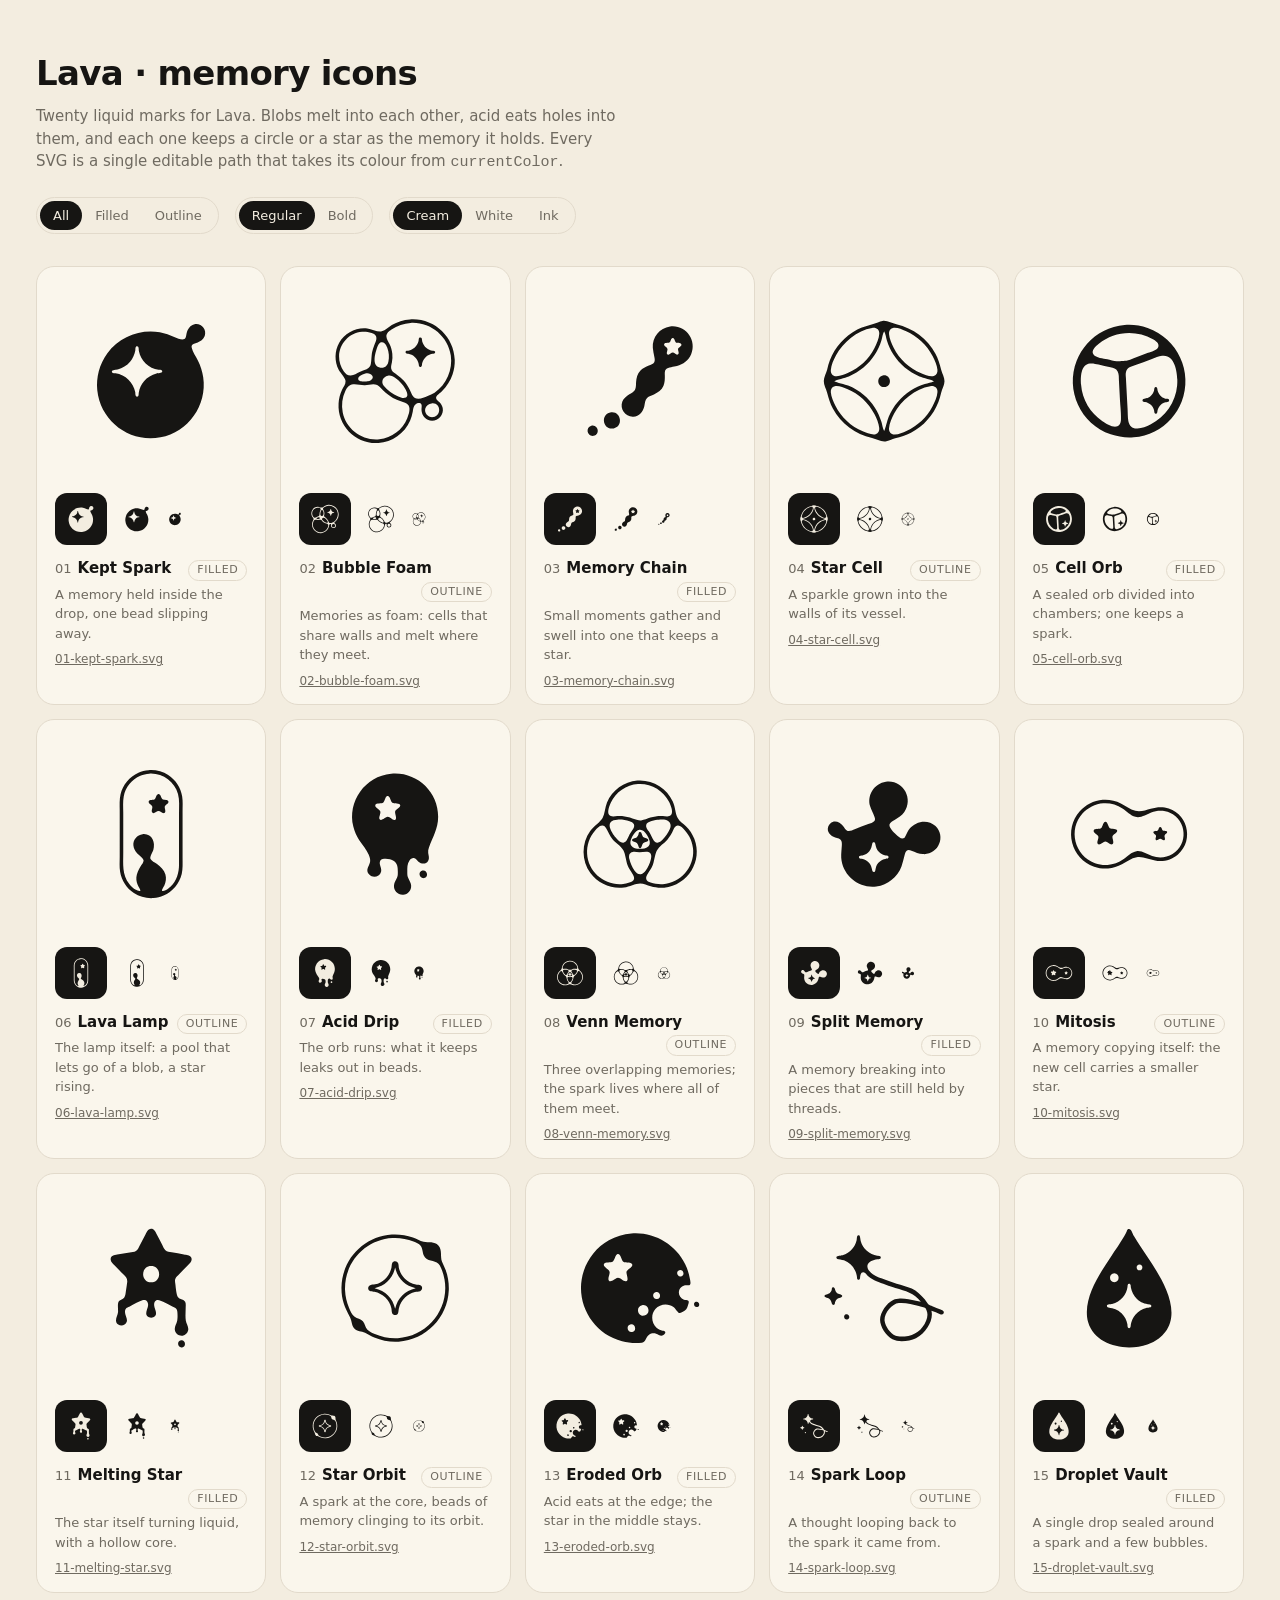
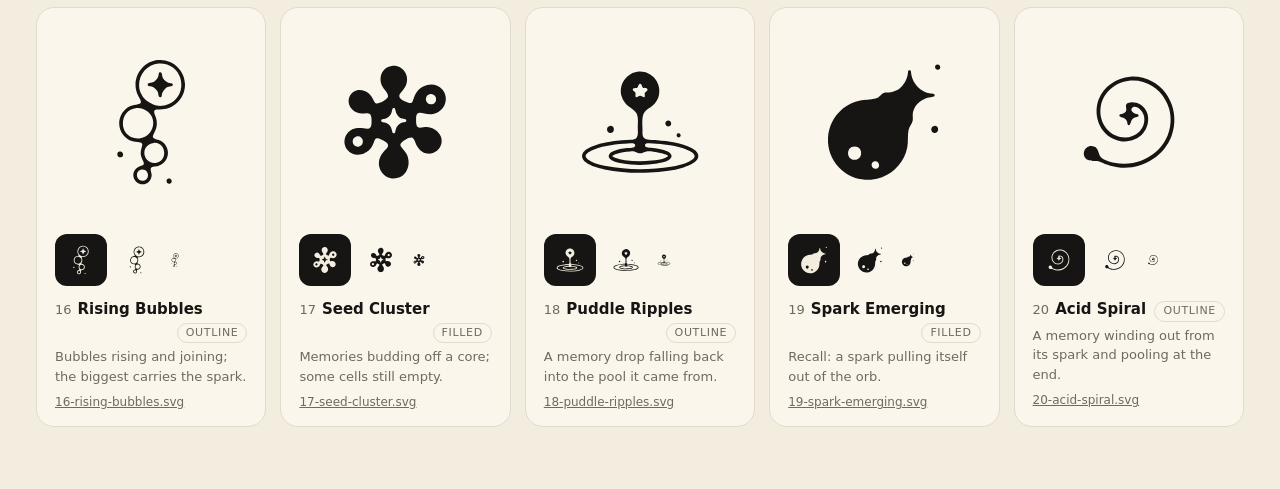
<file: lava/icons/index.html>
<!doctype html>
<html lang="en">
<head>
<meta charset="utf-8">
<meta name="viewport" content="width=device-width, initial-scale=1">
<title>Lava Memory Icons</title>
<style>
  :root {
    --bg: #f3ede0;
    --card: #faf6ec;
    --ink: #161513;
    --muted: #6f6a60;
    --line: #e2dacb;
    --tile-bg: #161513;
    --tile-ink: #f3ede0;
  }
  body[data-bg="white"] { --bg: #ffffff; --card: #ffffff; --line: #ececec; }
  body[data-bg="ink"] {
    --bg: #0d0d0c; --card: #151513; --ink: #f2eee4; --muted: #8f8a80; --line: #26251f;
    --tile-bg: #f2eee4; --tile-ink: #0d0d0c;
  }
  * { box-sizing: border-box; }
  body {
    margin: 0;
    background: var(--bg);
    color: var(--ink);
    font: 15px/1.5 ui-sans-serif, system-ui, -apple-system, "Segoe UI", sans-serif;
    transition: background .2s, color .2s;
  }
  header { max-width: 1240px; margin: 0 auto; padding: 48px 16px 8px; }
  h1 { font-size: 34px; letter-spacing: -0.02em; margin: 0 0 6px; font-weight: 650; }
  header p { margin: 0; color: var(--muted); max-width: 62ch; }
  .controls { display: flex; flex-wrap: wrap; gap: 16px; margin-top: 22px; }
  .seg { display: inline-flex; border: 1px solid var(--line); border-radius: 999px; padding: 3px; }
  .seg button {
    font: inherit; font-size: 13px; color: var(--muted); background: none; border: 0;
    padding: 5px 13px; border-radius: 999px; cursor: pointer;
  }
  .seg button[aria-pressed="true"] { background: var(--ink); color: var(--bg); }
  .sprite { position: absolute; width: 0; height: 0; overflow: hidden; }
  .grid {
    max-width: 1240px; margin: 0 auto; padding: 24px 16px 64px;
    display: grid; gap: 14px; grid-template-columns: repeat(auto-fill, minmax(220px, 1fr));
  }
  .card {
    margin: 0; background: var(--card); border: 1px solid var(--line); border-radius: 18px;
    padding: 14px; display: flex; flex-direction: column; gap: 10px;
  }
  .card[hidden] { display: none; }
  .stage { aspect-ratio: 1; display: grid; place-items: center; }
  .stage svg { width: 74%; height: 74%; fill: var(--ink); }
  .sizes { display: flex; align-items: center; gap: 14px; padding: 2px 4px; }
  .sizes svg { display: block; width: 100%; height: 100%; fill: var(--ink); }
  .tile { width: 52px; height: 52px; border-radius: 12px; background: var(--tile-bg); padding: 9px; }
  .tile svg { fill: var(--tile-ink); }
  .s32 { width: 32px; height: 32px; }
  .s16 { width: 16px; height: 16px; }
  figcaption { font-size: 13px; color: var(--muted); padding: 0 4px; }
  figcaption b { color: var(--ink); font-size: 15px; font-weight: 600; }
  .num { font-variant-numeric: tabular-nums; }
  .title { display: flex; flex-wrap: wrap; align-items: baseline; gap: 2px 6px; }
  .title b { white-space: nowrap; }
  .tag {
    margin-left: auto; white-space: nowrap; font-size: 11px; text-transform: uppercase; letter-spacing: .06em;
    border: 1px solid var(--line); border-radius: 999px; padding: 1px 8px;
  }
  figcaption p { margin: 4px 0 6px; }
  figcaption a { color: var(--muted); font-size: 12px; }
  figcaption a:hover { color: var(--ink); }
  @media (max-width: 520px) {
    header { padding-top: 28px; }
    h1 { font-size: 26px; }
    .grid { grid-template-columns: repeat(2, minmax(0, 1fr)); gap: 10px; }
    .card { padding: 10px; }
    .tile { width: 40px; height: 40px; padding: 7px; border-radius: 10px; }
    figcaption p { display: none; }
  }
</style>
</head>
<body data-bg="cream">
<header>
  <h1>Lava · memory icons</h1>
  <p>Twenty liquid marks for Lava. Blobs melt into each other, acid eats holes into them, and each one keeps
    a circle or a star as the memory it holds. Every SVG is a single editable path that takes its colour from
    <code>currentColor</code>.</p>
  <div class="controls">
    <div class="seg" role="group" aria-label="Style">
      <button data-filter="all" aria-pressed="true">All</button>
      <button data-filter="fill" aria-pressed="false">Filled</button>
      <button data-filter="line" aria-pressed="false">Outline</button>
    </div>
    <div class="seg" role="group" aria-label="Weight">
      <button data-weight="regular" aria-pressed="true">Regular</button>
      <button data-weight="bold" aria-pressed="false">Bold</button>
    </div>
    <div class="seg" role="group" aria-label="Background">
      <button data-bg="cream" aria-pressed="true">Cream</button>
      <button data-bg="white" aria-pressed="false">White</button>
      <button data-bg="ink" aria-pressed="false">Ink</button>
    </div>
  </div>
</header>
<!-- icons:start -->
<svg class="sprite" aria-hidden="true">
<symbol id="i01" viewBox="0 0 100 100"><path fill-rule="evenodd" d="M79.3 11.62C83.83 10.74 87.72 15.2 86.13 19.57C85.31 21.82 83.17 23.25 81.02 24.09C79.14 24.82 76.82 24.88 77.38 27.55C78.02 30.6 80.12 33.31 81.52 36.04C83.33 39.57 84.55 43.39 85.12 47.31C87.88 66.3 75.09 84.25 56.28 87.86C35.59 91.82 15.8 77.04 13.68 56.12C13.25 51.86 13.59 47.52 14.68 43.37C15.83 38.99 17.81 34.82 20.49 31.18C28.56 20.23 42.47 14.66 55.87 17.07C59.42 17.71 62.63 19.04 65.97 20.35C67.71 21.03 69.96 22.09 71.87 21.8C73.66 21.53 73.6 18.87 73.97 17.52C74.7 14.84 76.39 12.19 79.3 11.62ZM40.5 26.51C41.85 26.51 41.56 28.69 41.73 29.6C42.34 32.78 43.97 35.76 46.29 38.02C48.64 40.31 51.72 41.87 54.97 42.36C55.89 42.5 57.72 42.27 57.46 43.75C57.28 44.71 54.51 44.69 53.61 44.91C50.35 45.72 47.37 47.57 45.2 50.14C43.36 52.33 42.1 55.04 41.65 57.87C41.52 58.71 41.78 60.49 40.5 60.49C39.15 60.49 39.44 58.31 39.27 57.4C38.66 54.22 37.03 51.24 34.71 48.98C32.36 46.69 29.28 45.13 26.03 44.64C25.11 44.5 23.28 44.73 23.54 43.25C23.72 42.29 26.49 42.31 27.39 42.09C30.65 41.28 33.63 39.43 35.8 36.86C37.64 34.67 38.9 31.96 39.35 29.13C39.48 28.29 39.22 26.51 40.5 26.51Z"/></symbol>
<symbol id="b01" viewBox="0 0 100 100"><path fill-rule="evenodd" d="M79.54 10.87C84.43 10.17 88.39 14.98 86.84 19.65C86.13 21.8 84.29 23.32 82.45 24.51C81.16 25.35 79.39 26.15 79.23 27.89C78.96 30.8 81.23 33.86 82.46 36.36C84.27 40.05 85.45 44.04 85.94 48.12C88.31 67.89 74.3 86.06 54.63 88.84C34.03 91.75 14.92 76.69 12.97 56C12.56 51.68 12.91 47.3 14.03 43.1C15.2 38.66 17.21 34.45 19.94 30.75C27.81 20.07 41.16 14.38 54.33 16.12C57.16 16.49 59.93 17.21 62.6 18.22C64.85 19.07 67.53 20.36 70 20.07C72.16 19.82 72.75 17.44 73.61 15.8C74.85 13.4 76.74 11.27 79.54 10.87ZM40.33 27.28C40.75 26.94 40.78 27.69 40.81 27.88C40.98 28.96 41.07 30.01 41.37 31.08C42.07 33.57 43.37 35.9 45.12 37.82C47.1 39.99 49.65 41.61 52.45 42.49C53.52 42.83 54.63 43.06 55.75 43.16C56.02 43.18 56.77 43.08 56.77 43.5C56.77 43.9 56.13 43.8 55.88 43.83C54.94 43.92 54.03 44.07 53.12 44.31C50.78 44.94 48.58 46.09 46.72 47.65C44.36 49.62 42.58 52.25 41.6 55.16C41.25 56.22 40.99 57.31 40.87 58.42C40.84 58.74 40.93 59.51 40.67 59.72C40.25 60.06 40.22 59.31 40.19 59.12C40.02 58.04 39.93 56.99 39.63 55.92C38.93 53.43 37.63 51.1 35.88 49.18C33.9 47.01 31.35 45.39 28.55 44.51C27.48 44.17 26.37 43.94 25.25 43.84C24.98 43.82 24.23 43.92 24.23 43.5C24.23 43.1 24.87 43.2 25.12 43.17C26.06 43.08 26.97 42.93 27.88 42.69C30.22 42.06 32.42 40.91 34.28 39.35C36.64 37.38 38.42 34.75 39.4 31.84C39.75 30.78 40.01 29.69 40.13 28.58C40.16 28.26 40.07 27.49 40.33 27.28Z"/></symbol>
<symbol id="i02" viewBox="0 0 100 100"><path fill-rule="evenodd" d="M59.94 8.38C75.87 7.21 89.69 19.68 90.19 35.62C90.29 38.95 89.8 42.28 88.75 45.43C87.31 49.75 84.81 53.69 81.53 56.84C80.46 57.87 77.35 59.9 77.64 61.54C77.83 62.66 79.18 63.51 79.93 64.25C81.01 65.32 81.78 66.63 82.07 68.13C83.16 73.77 77.25 78.43 72.01 76.05C69.4 74.86 67.92 72.31 67.77 69.5C67.71 68.32 68.17 66.74 67.67 65.64C67.03 64.23 64.79 64.83 63.85 65.55C62.28 66.75 62.16 68.85 61.86 70.65C61.51 72.71 60.91 74.72 60.07 76.63C56.35 85.11 48 91.02 38.74 91.64C23.61 92.66 10.98 80.13 11.85 65C12.02 61.87 12.81 58.78 14.12 55.93C15.01 54.02 16.7 52.1 16.56 49.88C16.43 47.67 13.14 44.6 12 42.43C9 36.72 9.1 29.7 12.27 24.08C16.03 17.4 23.63 13.53 31.25 14.43C34.3 14.79 38.18 17.04 40.98 16.4C43.52 15.81 45.53 13.47 47.74 12.17C51.45 10 55.65 8.69 59.94 8.38ZM60.42 10.75C73.62 9.95 85.63 19.66 87.53 32.76C88.9 42.23 84.72 52.49 76.59 57.77C75.14 58.71 73.51 59.34 71.91 59.98C70.02 60.73 67.82 61.89 65.75 61.95C62.06 62.05 61.04 58.38 59.76 55.68C58.75 53.55 57.44 51.57 55.88 49.81C54.55 48.3 53.03 46.96 51.38 45.81C50.08 44.9 48.52 44.16 47.73 42.71C46.78 40.97 47.47 39.05 47.83 37.25C48.21 35.36 48.3 33.41 48.09 31.5C47.85 29.24 47.22 27.02 46.21 24.98C45.38 23.32 44.1 21.7 44.1 19.75C44.1 17.55 45.91 16.23 47.56 15.12C51.36 12.55 55.84 11.03 60.42 10.75ZM27.69 16.75C28.94 16.65 30.2 16.7 31.43 16.88C32.36 17.01 33.28 17.23 34.17 17.51C34.74 17.7 35.31 17.92 35.81 18.25C38.74 20.18 36.86 23.46 35.86 25.92C35.29 27.34 34.83 28.8 34.49 30.29C33.91 32.85 34.03 37.97 33.23 39.67C32.73 40.73 31.81 41.46 30.76 41.95C29.21 42.66 27.55 43.08 26.01 43.82C24.13 44.73 22.28 46.1 20.12 46.2C18.01 46.3 16.61 45.01 15.43 43.41C13.32 40.52 12.17 36.96 12.2 33.38C12.27 24.76 19.11 17.42 27.69 16.75ZM66.55 20.62C67.08 20.41 67.72 20.57 67.92 21.14C68.15 21.76 68.08 22.52 68.26 23.18C68.72 24.89 69.72 26.46 71.1 27.58C72.28 28.55 73.74 29.23 75.25 29.43C75.86 29.52 76.81 29.44 76.96 30.25C77.05 30.74 76.85 31.25 76.36 31.42C75.95 31.57 75.45 31.53 75.02 31.6C73.42 31.87 71.89 32.66 70.7 33.76C69.45 34.92 68.56 36.46 68.18 38.12C68.03 38.8 68.21 40.18 67.36 40.42C66.84 40.57 66.27 40.4 66.08 39.86C65.92 39.42 65.96 38.88 65.88 38.42C65.54 36.54 64.49 34.77 63.03 33.53C61.87 32.53 60.4 31.81 58.87 31.58C58.24 31.49 57.2 31.6 57.04 30.75C56.95 30.26 57.15 29.75 57.64 29.58C58.02 29.44 58.47 29.48 58.87 29.42C60.48 29.17 62.03 28.39 63.23 27.3C64.49 26.16 65.39 24.64 65.79 22.99C65.95 22.32 65.78 20.92 66.55 20.62ZM40.68 23.75C42.89 23.27 44.06 25.84 44.69 27.5C45.84 30.51 46.11 33.84 45.43 37C45.06 38.72 44.07 40.47 42.2 40.88C41.52 41.03 40.82 41.01 40.13 40.92C34.24 40.2 36.25 32.16 37.52 28.34C38.05 26.78 38.8 24.16 40.68 23.75ZM30.57 44.75C33.61 44.25 36.84 47.3 33.59 49.4C32.99 49.78 32.32 49.97 31.63 50.09C30.2 50.34 25.6 50.68 25.12 48.7C24.6 46.56 29.01 45.02 30.57 44.75ZM45.07 46.38C47.02 45.96 48.63 46.8 50.17 47.89C52.92 49.83 55.22 52.39 56.87 55.32C57.75 56.88 59.58 60.58 56.72 61.27C55.18 61.64 53.51 60.91 52.11 60.33C48.45 58.81 44.71 56.34 42.3 53.14C40.23 50.4 41.84 47.07 45.07 46.38ZM21.67 52.12C24.32 51.88 26.96 52.78 29.62 52.69C32.33 52.6 35.28 51.31 37.87 52.56C39.66 53.42 40.78 55.18 42.15 56.53C44.04 58.41 46.2 60.01 48.53 61.28C50.22 62.19 51.99 62.93 53.83 63.49C55.7 64.06 57.86 64.56 58.98 66.33C60.53 68.77 59.14 72.54 58.16 74.98C55.06 82.74 47.7 88.32 39.38 89.18C27.79 90.36 16.89 82.36 14.63 70.92C13.69 66.14 14.32 61.12 16.41 56.72C17.51 54.38 18.89 52.38 21.67 52.12ZM74.55 65C80.72 63.98 81.69 73.28 75.78 74.23C72.45 74.77 69.34 71.54 70.39 68.21C70.95 66.45 72.8 65.28 74.55 65Z"/></symbol>
<symbol id="b02" viewBox="0 0 100 100"><path fill-rule="evenodd" d="M59.57 7.5C78.94 5.87 94.54 23.61 90.45 42.63C89.55 46.78 87.74 50.71 85.18 54.09C83.77 55.95 80.96 58.04 80.32 60.26C79.7 62.39 81.52 64.28 82.35 66.09C83.46 68.5 83.32 71.36 81.96 73.65C79.11 78.43 72.34 78.81 68.76 74.67C67.67 73.41 66.96 71.92 65.96 70.6C65.53 70.01 65 69.5 64.23 69.79C63.15 70.18 62.75 71.92 62.43 72.87C61.52 75.52 60.55 78.1 59.04 80.48C54.65 87.39 47.06 91.96 38.88 92.53C23.68 93.59 10.68 81.38 10.9 66.12C10.95 63.07 11.53 60.03 12.62 57.18C13.5 54.87 14.96 52.7 14.79 50.12C14.59 46.95 11.88 44.47 10.64 41.67C8.1 35.98 8.39 29.28 11.38 23.82C15.07 17.11 22.47 13.01 30.12 13.43C33.74 13.63 37.28 15.52 40.92 14.74C43.72 14.14 45.89 12.11 48.36 10.8C51.83 8.96 55.66 7.83 59.57 7.5ZM60.92 11.62C73.46 11.09 84.71 20.32 86.61 32.72C87.9 41.12 84.63 50.58 77.72 55.79C76.05 57.05 74.08 57.82 72.15 58.59C70.34 59.31 68.36 60.35 66.38 60.41C64.42 60.47 63.05 59.22 61.99 57.7C60.08 54.97 58.91 51.92 56.69 49.37C54.64 47.02 50.78 44.75 49.46 42.23C47.84 39.14 49.39 34.62 48.96 31.12C48.48 27.23 45.73 22.71 45.83 19.88C45.9 17.56 47.58 16.09 49.44 15C52.92 12.97 56.89 11.8 60.92 11.62ZM28.08 17.63C29.11 17.57 30.16 17.61 31.18 17.75C31.9 17.85 32.6 18 33.26 18.3C38.06 20.46 34.46 26.43 33.64 29.97C33.03 32.64 33.27 35.65 32.1 38.16C30.86 40.82 28.18 41.73 25.7 42.88C24.01 43.66 22.27 44.5 20.38 44.58C14.69 44.81 12.79 36.64 13.15 32.25C13.8 24.42 20.22 18.09 28.08 17.63ZM66.55 20.62C67.08 20.41 67.72 20.57 67.92 21.14C68.15 21.76 68.08 22.52 68.26 23.18C68.72 24.89 69.72 26.46 71.1 27.58C72.28 28.55 73.74 29.23 75.25 29.43C75.86 29.52 76.81 29.44 76.96 30.25C77.05 30.74 76.85 31.25 76.36 31.42C75.95 31.57 75.45 31.53 75.02 31.6C73.42 31.87 71.89 32.66 70.7 33.76C69.45 34.92 68.56 36.46 68.18 38.12C68.03 38.8 68.21 40.18 67.36 40.42C66.84 40.57 66.27 40.4 66.08 39.86C65.92 39.42 65.96 38.88 65.88 38.42C65.54 36.54 64.49 34.77 63.03 33.53C61.87 32.53 60.4 31.81 58.87 31.58C58.24 31.49 57.2 31.6 57.04 30.75C56.95 30.26 57.15 29.75 57.64 29.58C58.02 29.44 58.47 29.48 58.87 29.42C60.48 29.17 62.03 28.39 63.23 27.3C64.49 26.16 65.39 24.64 65.79 22.99C65.95 22.32 65.78 20.92 66.55 20.62ZM40.82 26.13C42.54 25.78 43.66 27.49 44.17 28.89C45.16 31.54 45.81 38.13 41.98 38.9C41.45 39.01 40.91 39.02 40.38 38.94C35.99 38.33 37.14 32.69 38.04 29.74C38.45 28.4 39.25 26.44 40.82 26.13ZM46.07 48.13C49.91 47.39 53.62 51.63 55.34 54.6C56.19 56.05 57.16 59.02 54.74 59.53C53.56 59.78 52.33 59.4 51.25 58.94C48.69 57.83 45.71 55.92 44.06 53.63C42.47 51.42 43.26 48.67 46.07 48.13ZM22.93 53.5C25.07 53.32 27.23 53.64 29.38 53.6C32.2 53.54 35.01 53 37.69 54.25C39.62 55.16 40.99 56.74 42.55 58.14C44.17 59.6 45.96 60.88 47.87 61.94C50.83 63.58 55.91 64.47 57.72 67.47C59.31 70.12 57.94 73.5 56.72 76.03C53.41 82.87 46.58 87.63 39 88.31C28.33 89.26 18.28 82.13 15.73 71.72C14.74 67.68 14.93 63.39 16.26 59.46C16.81 57.84 17.49 56.14 18.82 55.01C19.98 54.03 21.44 53.62 22.93 53.5ZM75.29 66.12C80.24 65.83 79.87 73.13 75.24 73.39C72.82 73.53 70.59 71.29 71.39 68.83C71.92 67.2 73.65 66.22 75.29 66.12Z"/></symbol>
<symbol id="i03" viewBox="0 0 100 100"><path fill-rule="evenodd" d="M70.18 13.12C80.51 11.73 88.53 22.22 84.4 31.84C82.63 35.96 79.05 38.6 74.8 39.74C72.79 40.28 68.91 40.52 67.45 42.01C66.4 43.09 66.63 44.88 66.65 46.25C66.69 48.57 66.67 51.01 65.75 53.19C64.54 56.07 62.07 57.77 59.31 59C57.78 59.68 55.88 60.14 54.67 61.35C53.27 62.75 53.27 65.07 52.82 66.88C51.88 70.56 49.45 73.78 45.38 73.99C40.05 74.26 36.09 68.8 38 63.81C38.85 61.58 40.77 60.02 42.74 58.81C44.04 58 45.69 57.31 46.48 55.92C47.36 54.37 47.14 52.34 47.27 50.62C47.48 47.83 48.1 45.11 50.07 43.01C51.64 41.33 53.79 40.32 55.88 39.45C57.1 38.93 58.83 38.45 59.51 37.2C60.06 36.17 59.82 34.9 59.63 33.81C59.25 31.71 58.69 29.63 58.54 27.5C58.03 20.48 63.19 14.06 70.18 13.12ZM71.56 21C73.26 20.34 73.26 23.19 74.15 23.92C75.02 24.64 77.07 23.81 77.69 24.88C78.54 26.36 75.88 26.98 75.58 28.14C75.3 29.22 76.8 31.41 75.38 32.05C74.28 32.53 73.13 30.84 72.07 30.75C70.87 30.66 69.72 32.67 68.51 31.99C67.3 31.32 68.63 29.27 68.45 28.25C68.24 27.07 66.28 26.74 66.16 25.5C65.99 23.85 68.83 24.51 69.71 24.02C70.71 23.46 70.47 21.43 71.56 21ZM29.82 71.13C36.95 69.62 39.15 80.4 32.18 81.87C25.05 83.38 22.85 72.6 29.82 71.13ZM17.07 80.13C21.67 78.94 23.26 85.9 18.84 86.89C14.34 87.91 12.78 81.24 17.07 80.13Z"/></symbol>
<symbol id="b03" viewBox="0 0 100 100"><path fill-rule="evenodd" d="M70.56 12.37C81.01 11.31 89.02 21.73 85.26 31.58C83.8 35.4 80.71 38.39 76.89 39.83C74.56 40.71 70.82 41.21 69.04 42.98C67.89 44.13 67.78 45.88 67.62 47.41C67.39 49.57 67.17 51.81 66.25 53.81C63.73 59.22 59.2 58.86 55.94 62.13C54.41 63.67 54.08 65.96 53.37 67.93C52.03 71.56 49.37 74.57 45.25 74.69C39.6 74.86 35.4 69.17 37.25 63.82C38.83 59.24 43.29 58.5 45.25 55.12C46.18 53.51 46.24 51.53 46.53 49.74C46.94 47.17 47.63 44.68 49.39 42.71C50.79 41.14 52.67 40.07 54.47 39.03C55.7 38.33 57.17 37.61 57.89 36.32C59.3 33.79 57.73 29.02 57.81 26.12C57.99 19.07 63.54 13.09 70.56 12.37ZM71.84 21.66C72.39 21.4 73.17 24.08 73.78 24.53C74.51 25.05 76.7 24.79 77.07 25.24C77.4 25.64 75.15 27.22 74.93 27.87C74.69 28.55 75.43 31.15 75.17 31.35C74.92 31.55 74.47 31.18 74.25 31.06C73.54 30.66 72.73 30.01 71.88 30.06C71.26 30.09 69.11 31.57 68.83 31.35C68.56 31.15 69.24 28.71 69.15 28.14C69.02 27.31 68.09 26.71 67.51 26.18C67.33 26.01 66.81 25.67 66.87 25.39C66.95 24.98 69.52 24.93 70.06 24.62C71.03 24.09 71.19 21.97 71.84 21.66ZM30.06 70.37C38.15 69.17 39.91 81.45 31.94 82.63C23.85 83.83 22.09 71.55 30.06 70.37ZM17.2 79.38C22.66 78.37 24.16 86.63 18.8 87.62C13.34 88.63 11.84 80.37 17.2 79.38Z"/></symbol>
<symbol id="i04" viewBox="0 0 100 100"><path fill-rule="evenodd" d="M48.93 9.37C52.23 8.93 55.15 10.93 58.26 11.68C69.49 14.37 79.13 21.3 84.6 31.58C86.42 34.99 87.48 38.53 88.45 42.24C89.13 44.87 90.74 47.34 90.7 50.12C90.66 52.81 89.11 55.21 88.45 57.76C87.89 59.88 87.39 61.98 86.6 64.04C83.19 72.92 76.53 80.38 68.09 84.78C64.68 86.55 61.15 87.5 57.47 88.52C55.29 89.13 53.24 90.37 50.97 90.64C47.74 91.03 44.9 89.09 41.85 88.35C30.57 85.61 20.91 78.77 15.4 68.42C13.58 65.01 12.52 61.47 11.55 57.76C10.87 55.13 9.26 52.66 9.3 49.88C9.34 47.19 10.89 44.79 11.55 42.24C12.11 40.12 12.61 38.02 13.4 35.96C16.81 27.08 23.47 19.62 31.91 15.22C35.36 13.43 38.92 12.49 42.63 11.45C44.75 10.85 46.74 9.67 48.93 9.37ZM41.83 14.13C44.67 13.65 46.89 15.1 46.72 18.12C46.52 21.47 44.86 25.09 43.33 28.02C39.53 35.31 33.27 41.13 25.74 44.42C23.38 45.45 20.6 46.62 18 46.72C15.38 46.83 13.85 45.07 14.04 42.5C14.3 39.15 16 35.55 17.56 32.62C22.3 23.78 31.75 15.85 41.83 14.13ZM55.93 14.12C58.65 13.57 62.05 15.12 64.5 16.18C72.27 19.51 78.76 25.53 82.65 33.03C84.11 35.83 85.65 39.2 85.94 42.38C86.11 44.22 85.46 46.08 83.51 46.58C80.86 47.27 77.39 45.73 74.97 44.72C66.95 41.41 60.31 35.27 56.41 27.52C55.02 24.74 53.53 21.39 53.29 18.25C53.15 16.36 53.92 14.53 55.93 14.12ZM50 16.37C51.06 18.2 51.23 20.57 51.85 22.59C52.88 25.93 54.36 29.13 56.24 32.07C60.44 38.65 66.64 43.84 73.84 46.85C76.47 47.96 82.07 49.09 83.63 50C81.8 51.06 79.43 51.23 77.41 51.85C74.07 52.88 70.87 54.36 67.93 56.24C61.35 60.44 56.16 66.64 53.15 73.84C52.04 76.47 50.91 82.07 50 83.63C48.94 81.8 48.77 79.43 48.15 77.41C47.12 74.07 45.64 70.87 43.76 67.93C39.56 61.35 33.36 56.16 26.16 53.15C23.53 52.04 17.93 50.91 16.37 50C17.93 49.09 23.53 47.96 26.16 46.85C33.36 43.84 39.56 38.65 43.76 32.07C45.64 29.13 47.12 25.93 48.15 22.59C48.77 20.57 48.94 18.2 50 16.37ZM49.05 46.12C54.25 44.93 55.96 52.74 50.95 53.88C45.75 55.07 44.04 47.26 49.05 46.12ZM16.68 53.37C19.32 52.83 22.62 54.28 25.03 55.28C32.93 58.54 39.5 64.55 43.42 72.14C44.89 74.99 46.4 78.4 46.69 81.62C46.86 83.47 46.21 85.33 44.26 85.83C41.76 86.48 37.9 84.85 35.58 83.86C27.69 80.5 21.12 74.36 17.22 66.72C15.81 63.97 14.28 60.62 14.04 57.5C13.9 55.62 14.67 53.78 16.68 53.37ZM81.08 53.38C83.92 52.91 86.15 54.34 85.96 57.38C85.77 60.67 84.08 64.25 82.57 67.13C78.75 74.39 72.51 80.24 65.03 83.59C62.67 84.64 59.86 85.86 57.25 85.97C54.63 86.08 53.1 84.32 53.29 81.75C53.55 78.38 55.19 74.77 56.75 71.82C61.48 62.86 70.92 55.08 81.08 53.38Z"/></symbol>
<symbol id="b04" viewBox="0 0 100 100"><path fill-rule="evenodd" d="M48.58 8.13C52.7 7.54 56.24 9.97 60.03 11.15C70.87 14.53 79.3 20.29 84.96 30.35C86.77 33.58 87.85 36.95 89 40.44C90.04 43.59 91.97 46.59 91.97 50C91.97 53.44 90.01 56.47 88.97 59.65C88.3 61.72 87.72 63.79 86.86 65.79C83.38 73.91 77.2 80.76 69.48 85.05C66.22 86.86 62.79 87.9 59.28 89.09C56.64 89.99 54.13 91.51 51.34 91.88C47.24 92.42 43.73 90.02 39.97 88.85C29.13 85.47 20.7 79.71 15.04 69.65C13.23 66.42 12.15 63.05 11 59.56C9.95 56.37 7.98 53.33 8.03 49.88C8.07 46.48 10.01 43.49 11.03 40.35C11.7 38.28 12.28 36.21 13.14 34.21C16.62 26.09 22.8 19.24 30.52 14.95C33.78 13.14 37.21 12.1 40.72 10.91C43.34 10.02 45.81 8.52 48.58 8.13ZM40.55 15.5C41.16 15.43 41.78 15.42 42.38 15.53C44.42 15.92 45.38 17.65 45.32 19.62C45.24 22.37 43.75 25.29 42.49 27.68C39.07 34.2 33.61 39.55 27.02 42.83C24.76 43.96 22.07 45.29 19.5 45.32C16.95 45.36 15.37 43.65 15.45 41.12C15.54 38.35 17.11 35.36 18.4 32.96C21.82 26.63 27.14 21.4 33.54 18.1C35.67 17 38.14 15.78 40.55 15.5ZM57.81 15.5C60.46 15.12 63.39 16.59 65.72 17.72C72.44 20.99 78.05 26.39 81.6 32.96C82.89 35.36 84.46 38.35 84.55 41.12C84.61 43.08 83.68 44.83 81.65 45.23C79 45.75 75.99 44.27 73.65 43.16C66.74 39.88 61 34.39 57.46 27.6C56.23 25.23 54.76 22.34 54.68 19.62C54.62 17.57 55.67 15.81 57.81 15.5ZM50 19.75C51.23 22.59 51.75 25.5 53.25 28.57C56.75 35.75 62.42 41.77 69.38 45.68C71.65 46.95 74.04 48 76.5 48.81C77.75 49.21 79.06 49.48 80.25 50C77.41 51.23 74.5 51.75 71.43 53.25C64.25 56.75 58.23 62.42 54.32 69.38C53.05 71.65 52 74.04 51.19 76.5C50.79 77.75 50.52 79.06 50 80.25C48.77 77.41 48.25 74.5 46.75 71.43C43.25 64.25 37.58 58.23 30.62 54.32C28.35 53.05 25.96 52 23.5 51.19C22.25 50.79 20.94 50.52 19.75 50C22.59 48.77 25.5 48.25 28.57 46.75C35.75 43.25 41.77 37.58 45.68 30.62C46.95 28.35 48 25.96 48.81 23.5C49.21 22.25 49.48 20.94 50 19.75ZM49.05 46.12C54.25 44.93 55.96 52.74 50.95 53.88C45.75 55.07 44.04 47.26 49.05 46.12ZM18.44 54.75C21.08 54.3 24.02 55.74 26.35 56.84C33.18 60.07 38.86 65.48 42.41 72.15C43.7 74.59 45.23 77.57 45.32 80.38C45.38 82.24 44.53 83.95 42.61 84.42C39.93 85.07 36.82 83.49 34.45 82.36C27.54 79.05 21.79 73.49 18.23 66.71C16.99 64.36 15.49 61.46 15.45 58.75C15.42 56.8 16.42 55.1 18.44 54.75ZM79.58 54.75C80.2 54.66 80.84 54.64 81.47 54.74C83.53 55.05 84.58 56.76 84.55 58.75C84.51 61.49 82.98 64.42 81.73 66.79C78.28 73.32 72.8 78.69 66.22 82.03C64.02 83.14 61.38 84.47 58.88 84.55C56.21 84.63 54.56 82.89 54.69 80.25C54.82 77.49 56.32 74.56 57.59 72.15C60.99 65.76 66.35 60.52 72.81 57.25C74.9 56.2 77.25 55.09 79.58 54.75Z"/></symbol>
<symbol id="i05" viewBox="0 0 100 100"><path fill-rule="evenodd" d="M46.93 12.12C52.18 11.7 57.49 12.38 62.46 14.1C82.69 21.12 93.22 43.82 85.39 63.83C83.75 68.03 81.36 71.93 78.36 75.29C75.21 78.82 71.41 81.75 67.2 83.89C62.8 86.12 57.98 87.48 53.07 87.88C47.82 88.3 42.51 87.62 37.54 85.9C17.31 78.88 6.78 56.18 14.61 36.17C16.25 31.97 18.64 28.07 21.64 24.71C24.79 21.18 28.59 18.25 32.8 16.11C37.2 13.88 42.02 12.52 46.93 12.12ZM50 17.5C55.6 17.5 61.2 18.97 66.06 21.75C67.79 22.73 70.57 24.59 69.65 26.96C68.78 29.2 64.78 30.18 62.74 30.93C59.51 32.11 56.28 33.3 53.05 34.49C51.47 35.07 49.81 35.91 48.16 36.23C48.03 36.26 41.95 36.67 41.62 36.67C39.55 36.63 37.28 35.76 35.26 35.29C32.71 34.7 27.58 34.2 25.98 31.96C24.04 29.23 27.67 26.26 29.55 24.74C35.3 20.08 42.6 17.5 50 17.5ZM72.18 32.87C80.49 31.78 82.27 42.74 82.48 48.88C82.53 50.22 82.49 51.57 82.37 52.91C81.35 64.11 74.44 74.2 64.35 79.16C61.7 80.47 58.6 81.71 55.62 81.97C52.25 82.25 50 80.1 49.46 76.87C49.02 74.31 49.1 71.59 48.96 69C48.7 64.17 48.44 59.33 48.18 54.5C48.06 52.25 47.94 50 47.82 47.75C47.75 46.38 47.53 44.95 47.92 43.61C48.76 40.73 51.36 40.22 53.87 39.3C57.7 37.89 61.54 36.48 65.38 35.07C67.58 34.26 69.84 33.18 72.18 32.87ZM23.56 38.13C25.54 37.87 27.45 38.41 29.35 38.85C32.02 39.47 34.7 40.09 37.37 40.7C39.41 41.17 41.18 41.44 42.25 43.43C43.25 45.28 43.01 47.7 43.12 49.73C43.35 53.99 43.57 58.24 43.8 62.5C44.02 66.5 44.69 72.47 44.47 76.25C44.35 78.21 43.54 80.31 41.37 80.66C38.42 81.14 34.39 78.65 32 77.06C23.76 71.58 18.34 62.38 17.6 52.5C17.23 47.62 17.16 38.96 23.56 38.13ZM67.55 54.12C68.03 53.93 68.65 54.03 68.88 54.55C69.14 55.12 69.07 55.86 69.23 56.47C69.62 57.95 70.49 59.3 71.66 60.28C72.71 61.16 74.01 61.76 75.38 61.95C75.97 62.03 76.82 61.98 76.96 62.75C77.05 63.24 76.85 63.75 76.36 63.92C74.48 64.6 73.65 63.88 71.39 65.96C70.28 66.98 69.47 68.37 69.15 69.85C69.01 70.49 69.17 71.69 68.36 71.92C67.84 72.07 67.27 71.9 67.08 71.36C66.93 70.95 66.97 70.46 66.89 70.03C66.59 68.39 65.67 66.86 64.41 65.78C63.38 64.9 62.09 64.27 60.75 64.07C60.14 63.98 59.19 64.06 59.04 63.25C58.95 62.76 59.15 62.25 59.64 62.08C61.51 61.4 62.3 62.12 64.54 60.1C65.64 59.12 66.44 57.8 66.8 56.37C66.96 55.72 66.8 54.41 67.55 54.12Z"/></symbol>
<symbol id="b05" viewBox="0 0 100 100"><path fill-rule="evenodd" d="M47.57 11.38C52.89 11.04 58.27 11.82 63.28 13.65C83.79 21.15 94.13 44.46 85.79 64.73C84.04 68.96 81.54 72.88 78.44 76.25C75.19 79.77 71.28 82.68 66.97 84.78C62.43 86.99 57.47 88.31 52.43 88.62C47.11 88.96 41.73 88.18 36.72 86.35C16.21 78.85 5.87 55.54 14.21 35.27C15.96 31.04 18.46 27.12 21.56 23.75C24.81 20.23 28.72 17.32 33.03 15.22C37.57 13.01 42.53 11.69 47.57 11.38ZM48.2 18.25C53.84 17.93 59.55 19.14 64.58 21.74C66.29 22.62 69.2 24.44 68.23 26.79C67.27 29.11 63.64 29.85 61.55 30.62C58.39 31.78 51.17 34.78 48.37 35.42C47.32 35.66 43.18 35.85 41.87 35.89C39.91 35.96 37.77 35.15 35.86 34.71C33.43 34.15 28.8 33.69 27.25 31.57C25.43 29.08 28.56 26.4 30.33 25.01C35.43 21 41.72 18.62 48.2 18.25ZM71.67 33.75C79.95 32.48 81.6 42.91 81.78 49C81.82 50.25 81.79 51.5 81.68 52.75C80.77 63.46 74.26 73.2 64.74 78.18C62.17 79.52 59.14 80.84 56.23 81.14C52.9 81.48 50.66 79.38 50.12 76.2C49.7 73.73 49.77 71.12 49.64 68.63C49.39 63.92 49.13 59.22 48.88 54.52C48.75 52 48.01 46.13 48.65 43.97C49.46 41.25 51.94 40.75 54.32 39.88C57.94 38.55 61.57 37.22 65.2 35.88C67.3 35.11 69.45 34.09 71.67 33.75ZM24.68 38.88C27.84 38.73 33.59 40.55 36.88 41.31C38.72 41.73 40.42 41.96 41.47 43.72C42.53 45.52 42.32 47.86 42.42 49.88C42.64 53.92 42.86 57.96 43.07 62C43.29 65.94 43.94 71.62 43.72 75.38C43.59 77.48 42.69 79.49 40.38 79.74C37.64 80.02 33.86 77.53 31.69 76C24.05 70.62 19.08 61.94 18.31 52.62C17.89 47.56 17.84 39.2 24.68 38.88ZM67.54 53.37C68.29 53.18 69.13 53.49 69.49 54.19C69.8 54.79 69.72 55.54 69.88 56.19C70.18 57.41 70.85 58.55 71.76 59.43C72.63 60.26 73.73 60.87 74.91 61.14C75.93 61.38 77.26 61.22 77.62 62.5C77.83 63.26 77.53 64.12 76.81 64.49C75.27 65.28 74.05 64.43 71.82 66.51C70.88 67.4 70.19 68.56 69.88 69.81C69.61 70.9 69.79 72.36 68.38 72.65C67.65 72.8 66.86 72.48 66.51 71.81C66.2 71.21 66.28 70.46 66.12 69.81C65.82 68.59 65.15 67.45 64.24 66.57C63.37 65.74 62.27 65.13 61.09 64.86C60.07 64.62 58.74 64.78 58.38 63.5C58.17 62.74 58.47 61.88 59.19 61.51C60.73 60.72 61.95 61.57 64.18 59.49C65.14 58.58 65.84 57.39 66.14 56.09C66.38 55.07 66.23 53.69 67.54 53.37Z"/></symbol>
<symbol id="i06" viewBox="0 0 100 100"><path fill-rule="evenodd" d="M48.2 6.86C50.82 6.63 53.49 6.9 56.01 7.65C57.95 8.22 59.8 9.07 61.5 10.17C66.51 13.4 69.98 18.72 70.93 24.61C71.47 27.96 71.2 31.47 71.2 34.86C71.2 39.77 71.2 44.69 71.2 49.61C71.2 55.11 71.2 60.61 71.2 66.11C71.2 69.7 71.46 73.38 70.62 76.91C69.08 83.35 64.49 88.82 58.4 91.44C56.26 92.37 53.95 92.97 51.62 93.15C49.01 93.36 46.39 93.05 43.88 92.28C41.93 91.68 40.06 90.82 38.35 89.69C33.42 86.45 30.01 81.18 29.07 75.35C28.54 72.04 28.8 68.57 28.8 65.23C28.8 60.31 28.8 55.4 28.8 50.48C28.8 44.94 28.8 39.4 28.8 33.86C28.8 30.26 28.54 26.58 29.38 23.05C30.91 16.67 35.42 11.25 41.42 8.59C43.57 7.65 45.86 7.06 48.2 6.86ZM48.67 9.23C57.49 8.61 65.74 14.43 68.11 22.94C69.25 27.04 68.8 31.52 68.8 35.73C68.8 42.9 68.8 50.06 68.8 57.23C68.8 61.61 68.8 65.98 68.8 70.36C68.8 76.13 67.28 81.46 63.01 85.55C61.9 86.62 59.5 88.53 57.88 88.4C56.38 88.29 58.56 85.34 58.91 84.58C59.97 82.27 60.32 79.76 59.63 77.28C58.76 74.16 56.33 71.86 53.75 70.04C52.63 69.26 50.14 68.06 49.58 66.83C48.94 65.42 50.99 62.26 51.46 60.75C53.1 55.52 50.53 49.39 44.25 50.02C40.55 50.4 37.76 53.79 38.02 57.48C38.16 59.5 39.21 61.39 40.52 62.9C41.56 64.11 44.96 66.3 44.92 67.85C44.89 69.25 43.53 70.74 42.83 71.88C41.5 74.06 40.26 76.51 40.04 79.11C39.85 81.38 40.49 83.5 41.54 85.5C41.78 85.94 42.95 87.74 42.73 88.15C42.33 88.89 40.25 87.88 39.71 87.58C37.96 86.63 36.49 85.2 35.26 83.65C30.32 77.41 31.2 70.2 31.2 62.73C31.2 58.77 31.2 54.81 31.2 50.86C31.2 45.73 31.2 40.61 31.2 35.48C31.2 31.89 30.86 28.11 31.51 24.57C32.65 18.39 36.94 13.07 42.73 10.64C44.61 9.85 46.63 9.37 48.67 9.23ZM54.54 23.09C56.5 22.46 56.48 25.62 57.64 26.41C58.66 27.11 61.59 26.33 61.69 28.11C61.77 29.62 59.43 30.09 59.19 31.48C58.98 32.69 60.47 35.26 58.75 35.8C57.42 36.22 56.22 34.34 54.88 34.43C53.72 34.5 51.56 36.92 50.6 35.32C49.88 34.1 51.23 32.49 50.72 31.2C50.23 29.97 47.92 29.36 48.37 27.79C48.78 26.38 51.62 27.19 52.57 26.24C53.33 25.47 53.43 23.45 54.54 23.09Z"/></symbol>
<symbol id="b06" viewBox="0 0 100 100"><path fill-rule="evenodd" d="M47.93 6C50.66 5.74 53.43 6 56.06 6.75C58.13 7.34 60.11 8.23 61.92 9.39C67.18 12.76 70.83 18.33 71.82 24.5C72.37 27.94 72.1 31.53 72.1 35C72.1 39.96 72.1 44.92 72.1 49.88C72.1 55.33 72.1 60.79 72.1 66.25C72.1 69.86 72.34 73.54 71.51 77.08C69.95 83.7 65.29 89.35 59.09 92.15C56.87 93.14 54.49 93.78 52.07 94C49.34 94.26 46.57 94 43.94 93.25C41.87 92.66 39.89 91.77 38.08 90.61C32.82 87.24 29.17 81.67 28.18 75.5C27.63 72.06 27.9 68.47 27.9 65C27.9 60.04 27.9 55.08 27.9 50.12C27.9 44.67 27.9 39.21 27.9 33.75C27.9 30.14 27.66 26.46 28.49 22.92C30.05 16.3 34.71 10.65 40.91 7.85C43.13 6.86 45.51 6.22 47.93 6ZM49.06 10.13C57.34 9.69 65.02 15.22 67.24 23.2C68.32 27.06 67.9 31.28 67.9 35.25C67.9 41.96 67.9 48.67 67.9 55.38C67.9 59.5 67.9 63.62 67.9 67.75C67.9 73.58 67.79 78.41 63.99 83.17C63.15 84.22 60.97 86.56 59.5 86.43C58.47 86.34 59.01 85.02 59.19 84.38C59.95 81.68 60.37 79.07 59.32 76.37C58.24 73.61 55.91 71.56 53.53 69.91C52.47 69.18 50 67.97 49.54 66.77C48.99 65.34 51.02 62.2 51.49 60.68C53.09 55.46 50.47 49.41 44.25 50.04C40.55 50.42 37.76 53.81 38.02 57.5C38.16 59.55 39.24 61.47 40.57 62.99C41.66 64.22 45.04 66.34 44.91 67.99C44.81 69.31 43.6 70.66 42.93 71.74C41.7 73.74 40.57 75.91 40.16 78.24C39.83 80.07 40.1 81.84 40.59 83.61C40.77 84.25 41.41 85.58 41.02 86.21C40.56 86.93 39.03 85.93 38.57 85.62C37.27 84.74 36.21 83.52 35.32 82.24C31.19 76.33 32.1 69.08 32.1 62.25C32.1 58.42 32.1 54.58 32.1 50.75C32.1 45.62 32.1 40.5 32.1 35.38C32.1 31.88 31.77 28.2 32.4 24.75C33.48 18.77 37.7 13.65 43.33 11.39C45.15 10.66 47.1 10.23 49.06 10.13ZM54.54 23.11C56.5 22.48 56.48 25.64 57.64 26.43C58.66 27.13 61.59 26.35 61.69 28.13C61.77 29.64 59.43 30.11 59.19 31.5C58.98 32.71 60.47 35.28 58.75 35.82C57.42 36.24 56.22 34.36 54.88 34.45C53.72 34.52 51.56 36.94 50.6 35.34C49.88 34.12 51.23 32.51 50.72 31.22C50.23 29.99 47.92 29.38 48.37 27.81C48.78 26.4 51.62 27.21 52.57 26.26C53.33 25.49 53.43 23.47 54.54 23.11Z"/></symbol>
<symbol id="i07" viewBox="0 0 100 100"><path fill-rule="evenodd" d="M47.31 9.22C64.29 7.64 79.07 21.18 79 38.22C78.96 46.6 75.28 51.69 72.74 59.14C72.34 60.3 72.13 61.49 72.29 62.72C72.53 64.55 73.31 66.4 72.22 68.13C70.72 70.52 67.66 70.19 65.73 68.55C64.88 67.84 64.15 66.55 63.04 66.24C61.68 65.85 60.36 66.82 59.59 67.87C58.08 69.95 58.2 72.65 58.2 75.09C58.2 76.37 58.11 77.65 58.53 78.87C59.2 80.85 60.64 82.43 60.79 84.59C61.01 87.78 58.62 90.71 55.38 90.89C51.78 91.09 48.9 88.03 49.22 84.47C49.41 82.4 50.77 80.86 51.44 78.97C51.86 77.79 51.8 76.58 51.8 75.34C51.8 72.63 51.65 69.76 49.16 68.12C47.27 66.88 44.72 66.43 42.5 66.66C41.23 66.78 39.95 67.36 39.67 68.72C39.23 70.88 41.17 72.87 40.52 75.31C39.59 78.81 34.97 79.92 32.54 77.25C29.64 74.05 32.45 71.71 33.09 68.73C33.43 67.15 32.8 65.41 32.2 63.96C30.68 60.3 27.97 57.36 25.81 54.09C23.97 51.31 22.62 48.21 21.83 44.96C17.65 27.83 29.79 10.85 47.31 9.22ZM44.57 24.35C46.62 23.69 46.84 27.94 48.07 28.84C49.23 29.68 53.28 28.78 53.44 30.59C53.59 32.26 50.22 33.29 49.96 34.85C49.75 36.08 51.61 39.97 49.86 40.4C48.1 40.83 46.66 38.23 44.92 38.34C43.55 38.43 40.67 41.54 39.55 39.98C38.67 38.73 40.53 36.05 39.95 34.58C39.41 33.19 36.07 31.98 36.63 30.29C37.13 28.78 40.96 29.77 42.06 28.72C42.99 27.84 43.39 24.73 44.57 24.35ZM68.3 74.59C71.64 73.76 72.9 78.94 69.6 79.62C66.38 80.28 65.12 75.38 68.3 74.59Z"/></symbol>
<symbol id="b07" viewBox="0 0 100 100"><path fill-rule="evenodd" d="M47.92 8.47C65.03 7.28 79.7 20.95 79.7 38.09C79.7 46.8 76.21 51.29 73.63 58.91C72.43 62.44 74.41 65.93 72.83 68.48C71.23 71.05 68.05 70.98 65.68 69.6C63.75 68.48 61.86 66.65 60.02 69.18C58.52 71.25 58.47 76.4 59.31 78.72C60.03 80.71 61.32 82.38 61.49 84.57C61.78 88.18 58.96 91.41 55.34 91.6C51.49 91.79 48.26 88.5 48.5 84.66C48.64 82.4 50.01 80.69 50.72 78.63C51.75 75.68 51.24 70.7 48.47 68.81C47.77 68.33 46.96 67.98 46.13 67.77C45.51 67.62 44.89 67.54 44.25 67.56C43.79 67.57 43.31 67.64 42.87 67.77C39.32 68.76 42.13 73.45 40.94 76.22C39.41 79.8 34.47 80.56 31.92 77.61C28.91 74.11 31.7 71.69 32.26 68.56C32.52 67.09 32.04 65.64 31.49 64.3C29.95 60.58 27.22 57.57 25.06 54.22C23.16 51.29 21.79 48.02 21.03 44.62C17.05 26.94 29.89 9.72 47.92 8.47ZM44.93 24.98C45.46 24.88 45.67 25.72 45.83 26.07C46.31 27.11 46.73 28.77 47.71 29.44C48.7 30.11 50.35 30 51.5 30.14C51.91 30.19 52.72 30.14 52.75 30.72C52.77 31.15 52.08 31.58 51.81 31.84C50.97 32.61 49.52 33.52 49.27 34.69C49.03 35.84 49.62 37.32 49.84 38.46C49.92 38.88 50.17 39.57 49.6 39.74C49.18 39.86 48.52 39.3 48.17 39.11C47.17 38.54 45.96 37.55 44.75 37.66C43.61 37.76 42.33 38.83 41.35 39.38C41.03 39.55 40.4 40.02 40.12 39.54C39.89 39.15 40.17 38.45 40.25 38.03C40.47 36.93 41.04 35.48 40.64 34.39C40.24 33.31 38.82 32.42 38 31.66C37.74 31.42 37.09 31 37.29 30.58C37.5 30.1 38.29 30.16 38.74 30.11C39.87 29.98 41.51 30.09 42.43 29.34C43.29 28.63 43.67 27.14 44.13 26.16C44.29 25.79 44.47 25.06 44.93 24.98ZM68.07 73.72C72.67 72.53 74.26 79.49 69.84 80.49C65.34 81.5 63.78 74.83 68.07 73.72Z"/></symbol>
<symbol id="i08" viewBox="0 0 100 100"><path fill-rule="evenodd" d="M48.07 13.88C58.1 13.07 67.82 18.79 72.01 27.93C73.74 31.72 73.74 36.24 75.33 39.1C76.66 41.47 79 42.83 80.89 44.67C83.34 47.06 85.28 49.97 86.53 53.16C92.38 68.13 82.19 84.57 66.25 86.09C63.19 86.39 60.07 86.07 57.12 85.2C54.74 84.49 52.55 83.25 50 83.25C46.75 83.25 42.87 85.5 39.16 85.99C30.45 87.15 21.62 83.33 16.44 76.25C10.36 67.93 10.33 56.27 16.33 47.9C18.82 44.43 23.06 41.98 24.67 39.1C26.28 36.21 26.26 32.08 27.65 28.72C31.1 20.41 39.11 14.6 48.07 13.88ZM48.55 16.25C57.21 15.68 65.58 20.46 69.48 28.21C70.51 30.26 72.5 34.94 70.94 37C69.66 38.67 67.01 37.92 65.25 37.83C62.44 37.69 59.61 38.04 56.92 38.86C54.81 39.5 52.86 40.57 50.62 40.72C47.9 40.91 45.61 39.63 43.08 38.86C40.35 38.02 37.48 37.68 34.62 37.84C32.87 37.94 30.23 38.66 29.01 36.93C27.63 34.96 29.29 30.85 30.2 28.88C33.5 21.7 40.66 16.77 48.55 16.25ZM34.55 40.25C37.36 40.06 40.2 40.42 42.87 41.31C43.98 41.68 45.29 42.25 45.79 43.4C46.23 44.43 45.87 45.49 45.35 46.41C44.62 47.69 43.65 48.82 42.92 50.11C42.22 51.36 41.76 52.74 41.03 53.97C40.5 54.85 39.76 55.64 38.68 55.75C36.79 55.93 35.09 54 33.94 52.74C31.47 50.05 26.31 42.72 32.09 40.65C32.88 40.37 33.72 40.3 34.55 40.25ZM62.55 40.25C64.92 40.09 68.39 39.92 69.93 42.14C70.92 43.56 70.61 45.29 69.96 46.77C68.81 49.39 67.13 51.78 65.07 53.75C64.13 54.65 63.04 55.64 61.68 55.75C60.59 55.83 59.74 55.13 59.17 54.27C57.9 52.4 57.23 50.17 55.93 48.28C55.03 46.96 53.69 45.5 54.08 43.76C54.68 41.13 60.37 40.39 62.55 40.25ZM24.32 44.25C25.59 44.16 26.48 45.1 27.07 46.11C28.58 48.7 29.38 51.04 31.37 53.44C33.58 56.11 36.96 57.84 38.67 60.9C40.27 63.78 40.24 68.34 42.11 72.33C43.09 74.4 46.47 78.21 45.89 80.33C45.25 82.66 40.62 83.41 38.61 83.64C26.31 85.1 14.91 75.65 14.24 63.25C13.93 57.61 15.83 51.99 19.53 47.72C20.72 46.34 22.37 44.4 24.32 44.25ZM75.32 44.25C77.16 44.08 78.8 45.91 79.94 47.13C83.38 50.82 85.49 55.7 85.76 60.75C86.41 72.56 77.19 83.04 65.36 83.76C62.54 83.93 59.7 83.56 57.03 82.65C55.91 82.27 54.54 81.65 54.14 80.42C53.45 78.29 56.87 74.46 57.85 72.41C59.77 68.38 59.7 63.9 61.29 60.98C62.91 57.99 66.16 56.32 68.35 53.78C70.08 51.77 71.34 49.52 72.42 47.11C72.99 45.86 73.8 44.4 75.32 44.25ZM49.44 47C51.61 46.68 53.06 48.29 54.14 49.92C55.87 52.51 58.32 57.06 54.52 59.08C54.01 59.35 53.45 59.51 52.89 59.6C50.28 60.05 45.8 60.35 44.07 57.86C43.47 57 43.33 55.94 43.49 54.92C43.88 52.42 46.74 47.41 49.44 47ZM49.55 48.62C51.23 47.95 50.95 50.95 52.32 52.12C53.1 52.77 55.31 52.93 55.46 53.75C55.72 55.21 53.2 55.06 52.19 56C51.31 56.83 50.96 59.25 50.36 59.42C48.74 59.88 49.06 57.11 47.74 55.94C47 55.28 44.77 55.03 44.58 54.36C44.14 52.8 46.78 52.91 47.74 52.06C48.32 51.55 48.74 50.86 48.91 50.11C49.03 49.6 48.95 48.85 49.55 48.62ZM45.05 62C46.48 61.81 47.94 62.15 49.38 62.19C50.93 62.23 52.45 61.97 54 61.95C55.03 61.94 56.18 62.09 56.88 62.93C57.84 64.1 57.51 65.79 57.19 67.12C56.54 69.8 55.39 72.36 53.79 74.6C52.98 75.74 51.93 76.84 50.47 77.01C48.63 77.23 47.27 76.07 46.26 74.67C44.58 72.33 43.38 69.64 42.74 66.83C42.26 64.72 42.46 62.33 45.05 62Z"/></symbol>
<symbol id="b08" viewBox="0 0 100 100"><path fill-rule="evenodd" d="M47.8 13C57.81 12.12 67.65 17.49 72.27 26.42C74.22 30.19 74.51 34.54 76.57 38.24C78.14 41.05 80.64 42.95 82.75 45.31C84.95 47.79 86.66 50.7 87.73 53.83C93 69.12 82.5 85.34 66.5 86.97C63.82 87.25 61.09 87.08 58.47 86.48C55.63 85.84 52.96 84.77 50 84.77C45.94 84.77 42.22 86.65 38.2 87C29.48 87.77 20.84 83.81 15.69 76.75C9.63 68.44 9.36 56.89 14.98 48.29C17.39 44.58 21.27 42.11 23.43 38.24C25.34 34.81 25.63 30.79 27.32 27.25C31.11 19.29 38.99 13.77 47.8 13ZM48.95 17.13C56.59 16.74 64 20.7 67.93 27.26C69.19 29.37 71.19 32.99 69.53 35.34C68.3 37.07 65.73 36.89 63.88 36.9C58.92 36.94 55.27 38.99 50.75 39.22C45.85 39.46 41.4 36.94 36.12 36.9C34.25 36.89 31.61 37.07 30.42 35.27C28.93 33.01 30.68 29.7 31.84 27.65C35.34 21.51 41.89 17.49 48.95 17.13ZM35.32 41.13C37.69 40.92 42.48 41.27 43.66 43.78C44.04 44.59 44 45.49 43.76 46.33C43.19 48.38 40.33 53.55 38 53.69C36.15 53.81 34.72 52.36 33.66 51.03C31.54 48.37 28.91 43.56 33.4 41.59C34.01 41.33 34.66 41.18 35.32 41.13ZM62.95 41.13C64.98 41.03 67.33 41.29 68.49 43.19C70.28 46.11 67.58 49.77 65.62 51.87C64.79 52.77 63.66 53.65 62.38 53.7C59.61 53.79 57.13 48.97 56.36 46.71C56.05 45.82 55.91 44.85 56.26 43.95C57.22 41.52 60.75 41.24 62.95 41.13ZM23.07 46.38C26.51 45.65 28.42 51.11 30.12 53.32C32.38 56.27 35.53 58.4 37.38 61.68C39.33 65.13 39.62 69.18 41.32 72.75C42.59 75.42 46.01 79.5 42.17 81.74C41.67 82.03 41.13 82.23 40.57 82.38C28.7 85.56 16.67 76.3 15.25 64.5C14.65 59.46 15.92 54.29 18.81 50.12C19.83 48.63 21.19 46.78 23.07 46.38ZM75.56 46.38C77.57 45.94 79.2 47.54 80.34 48.97C83.04 52.36 84.62 56.54 84.87 60.86C85.46 71.24 77.96 80.7 67.75 82.56C64.98 83.06 61.85 83.13 59.14 82.3C57.84 81.9 56.47 81.08 56.14 79.67C55.51 77.01 58.09 74.19 59.07 71.88C60.49 68.58 60.81 64.92 62.57 61.76C64.23 58.79 66.93 56.83 69.1 54.29C70.57 52.56 71.56 50.61 72.8 48.73C73.45 47.75 74.34 46.64 75.56 46.38ZM49.1 48.89C48.73 51.01 47.84 52.88 45.38 52.95C45.94 51.18 47.25 49.4 49.1 48.89ZM50.9 48.89C52.82 49.42 54.13 51.13 54.74 52.97C52.22 52.91 51.28 51.08 50.9 48.89ZM45.01 54.89C47.17 55.3 48.98 56.33 48.95 58.78C46.88 58.59 44.96 57.1 45.01 54.89ZM54.99 54.89C55.04 57.1 53.13 58.59 51.05 58.78C51.02 56.33 52.83 55.3 54.99 54.89ZM48.2 63.13C50.37 62.98 54.17 62.6 55.58 64.73C56.24 65.73 56.2 67 55.95 68.13C55.33 70.82 53.46 75.05 50.25 75.24C46.84 75.44 45 71.34 44.19 68.62C43.82 67.36 43.66 65.88 44.42 64.73C45.24 63.5 46.83 63.22 48.2 63.13Z"/></symbol>
<symbol id="i09" viewBox="0 0 100 100"><path fill-rule="evenodd" d="M51.19 14.63C62.48 13.05 70.05 25.73 63.61 35.05C61.96 37.44 59.45 38.95 57.02 40.46C55.92 41.14 54.04 41.99 53.65 43.34C53 45.54 56.51 48.84 58.01 50.18C59.16 51.2 61.32 53.39 63.04 52.85C63.83 52.6 64.25 51.58 64.59 50.9C65.35 49.36 66.06 47.81 67.12 46.44C71.27 41.08 79.55 39.69 84.62 44.57C92.03 51.69 86.33 64.26 76.12 63.46C73.41 63.25 70.92 62.1 68.4 61.15C67.39 60.78 66.11 60.29 65.19 61.13C64.31 61.94 64 63.4 63.69 64.51C63.03 66.89 62.58 69.34 61.74 71.67C59.09 78.96 52.44 84.3 44.75 85.32C33.68 86.78 23.16 78.99 21.29 68C20.83 65.24 21.1 62.52 21.31 59.75C21.44 58.11 21.72 56.22 21.18 54.63C20.58 52.87 18.51 52.73 16.98 52.21C13.94 51.17 11.11 48.44 12.25 44.94C12.52 44.1 13.03 43.33 13.69 42.75C16.55 40.28 20.24 41.91 22.29 44.52C23.16 45.62 23.89 47.44 25.38 47.81C26.93 48.18 28.75 47.29 30.15 46.71C33.18 45.47 36.19 44.31 39.3 43.24C40.64 42.77 42.52 42.3 43.44 41.13C44.17 40.19 43.8 39.03 43.4 38.03C42.49 35.75 41.26 33.62 40.55 31.25C38.3 23.72 43.4 15.71 51.19 14.63ZM43 55.51C43.62 55.51 43.89 55.96 44 56.5C44.44 58.68 44.91 60.5 46.57 62.11C47.78 63.28 49.36 64.12 51.02 64.4C51.45 64.47 51.95 64.43 52.36 64.58C52.85 64.75 53.05 65.26 52.96 65.75C52.78 66.72 51.34 66.52 50.62 66.68C48.82 67.09 47.16 68.11 45.97 69.53C44.55 71.23 44.48 72.6 43.98 74.62C43.86 75.11 43.54 75.49 43 75.49C42.38 75.49 42.11 75.04 42 74.5C41.56 72.32 41.09 70.5 39.43 68.89C38.22 67.72 36.64 66.88 34.98 66.6C34.55 66.53 34.05 66.57 33.64 66.42C33.15 66.25 32.95 65.74 33.04 65.25C33.22 64.28 34.66 64.48 35.38 64.32C37.18 63.91 38.84 62.89 40.03 61.47C41.45 59.77 41.52 58.4 42.02 56.38C42.14 55.89 42.46 55.51 43 55.51Z"/></symbol>
<symbol id="b09" viewBox="0 0 100 100"><path fill-rule="evenodd" d="M51.56 13.88C62.46 12.73 69.66 23.8 65.35 33.54C64.28 35.95 62.6 37.72 60.53 39.32C59.14 40.4 57.4 41.34 56.34 42.78C55.01 44.6 56.27 46.57 57.62 47.94C58.11 48.45 58.66 48.92 59.25 49.31C63.43 52.12 64.66 46.37 68.42 43.61C73.47 39.91 80.93 39.71 85.43 44.39C92.32 51.55 87.54 63.68 77.62 64.18C75.02 64.31 72.5 63.52 69.99 62.97C68.63 62.67 67.09 62.4 65.96 63.4C63.84 65.27 62.96 70.84 61.73 73.54C58.54 80.5 51.74 85.33 44.13 86.1C33.31 87.18 23.11 79.73 20.8 69.13C19.92 65.11 21.07 59.15 19.94 56.12C19.22 54.18 17.22 53.56 15.57 52.62C12.8 51.04 10.55 48.22 11.54 44.86C11.8 43.98 12.29 43.16 12.94 42.5C13.49 41.94 14.16 41.49 14.89 41.21C17.67 40.11 20.43 41.46 22.49 43.32C23.61 44.34 24.65 45.75 26.19 46.12C27.53 46.45 28.95 46.06 30.23 45.66C32.69 44.9 35.1 43.92 37.47 42.9C38.76 42.35 40.28 41.75 41.2 40.64C42.12 39.54 41.94 38.15 41.59 36.85C40.96 34.52 39.94 32.3 39.51 29.91C38.14 22.18 43.76 14.7 51.56 13.88ZM42.83 56.28C43.38 55.85 43.49 58.03 43.58 58.36C43.97 59.8 44.71 61.14 45.71 62.23C46.8 63.42 48.21 64.32 49.76 64.81C50.19 64.94 52.27 65.21 52.27 65.5C52.27 65.84 50.53 65.98 50.14 66.08C48.82 66.44 47.58 67.09 46.54 67.97C45.24 69.08 44.25 70.54 43.73 72.16C43.6 72.55 43.3 74.62 43.17 74.72C42.62 75.15 42.51 72.97 42.42 72.64C42.03 71.2 41.29 69.86 40.29 68.77C39.2 67.58 37.79 66.68 36.24 66.19C35.81 66.06 33.73 65.79 33.73 65.5C33.73 65.16 35.47 65.02 35.86 64.92C37.18 64.56 38.42 63.91 39.46 63.03C40.76 61.92 41.75 60.46 42.27 58.84C42.4 58.45 42.7 56.38 42.83 56.28Z"/></symbol>
<symbol id="i10" viewBox="0 0 100 100"><path fill-rule="evenodd" d="M32.17 26.87C36.38 26.54 40.65 27.38 44.42 29.27C47.66 30.9 50.58 33.37 54.16 34.27C57.7 35.16 61.19 33.83 64.57 32.88C67.69 32 70.77 31.51 74 32.05C89.04 34.57 94.48 53.71 82.93 63.74C78.72 67.4 72.94 68.93 67.47 67.85C63.43 67.06 59.33 64.88 55.12 65.54C51.43 66.11 48.35 68.59 45.15 70.34C42.29 71.91 39.09 72.87 35.83 73.13C32.64 73.38 29.41 72.96 26.39 71.92C10.87 66.53 5.72 46.81 16.71 34.53C18.63 32.39 20.94 30.61 23.5 29.31C26.2 27.94 29.16 27.11 32.17 26.87ZM32.56 29.25C37.11 28.93 41.71 30.15 45.51 32.68C48.31 34.54 50.9 37.43 54.22 38.35C57.86 39.37 61.61 36.71 64.87 35.43C68.95 33.83 73.45 33.78 77.47 35.59C88.93 40.73 90.03 56.9 79.27 63.46C75.14 65.98 70.04 66.47 65.5 64.81C62.23 63.62 58.63 60.99 55.01 61.48C51.62 61.93 48.77 65.01 46.1 66.92C42.98 69.14 39.27 70.48 35.44 70.75C32.58 70.95 29.68 70.55 26.99 69.58C13.11 64.61 8.67 46.88 18.65 35.96C20.39 34.06 22.48 32.49 24.79 31.35C27.21 30.15 29.87 29.44 32.56 29.25ZM33.57 41.76C35.6 41.1 35.72 45.11 36.98 45.95C38.13 46.72 41.92 45.87 41.97 47.75C42.01 49.29 39.04 50.19 38.75 51.67C38.5 52.89 40.3 56.43 38.59 56.89C36.92 57.35 35.54 54.93 33.88 55.03C32.58 55.11 29.81 58.12 28.79 56.4C28.04 55.12 29.76 52.84 29.16 51.4C28.6 50.05 25.52 48.98 26.13 47.31C26.64 45.89 30.15 46.85 31.22 45.79C32.08 44.94 32.45 42.11 33.57 41.76ZM70.83 45.14C72.03 44.86 72.05 47.03 72.77 47.54C73.48 48.03 75.55 47.46 75.67 48.63C75.77 49.71 74.06 50.05 73.86 51.03C73.71 51.78 74.83 53.81 73.62 54.06C72.62 54.27 71.88 52.97 70.88 53.05C70.1 53.1 68.59 54.84 67.94 53.75C67.43 52.9 68.42 51.77 68.08 50.86C67.77 49.99 65.89 49.48 66.42 48.36C66.84 47.46 68.59 48.07 69.29 47.48C69.96 46.93 69.88 45.36 70.83 45.14Z"/></symbol>
<symbol id="b10" viewBox="0 0 100 100"><path fill-rule="evenodd" d="M31.81 26C36 25.62 40.26 26.35 44.08 28.11C47.4 29.64 50.39 31.92 53.97 32.85C58.09 33.92 62.18 32.39 66.18 31.5C69.07 30.86 71.97 30.7 74.88 31.3C87.43 33.9 93.96 48.11 87.66 59.35C86.51 61.4 84.98 63.23 83.16 64.73C78.98 68.18 73.42 69.7 68.07 68.87C63.85 68.22 59.66 66.26 55.32 66.88C51.51 67.41 48.27 69.78 44.92 71.48C42.2 72.86 39.23 73.72 36.19 74C32.87 74.3 29.5 73.91 26.34 72.85C10.18 67.43 4.59 47.05 15.84 34.15C17.8 31.91 20.19 30.03 22.83 28.64C25.62 27.19 28.68 26.29 31.81 26ZM33.04 30.12C37.67 29.9 42.3 31.33 46 34.13C48.57 36.07 51 39.17 54.16 40.14C57.59 41.2 61.24 38.12 64.17 36.74C68.44 34.73 73.28 34.52 77.56 36.62C88.22 41.85 88.68 57.03 78.4 62.93C73.97 65.48 68.73 65.41 64.17 63.26C61.42 61.97 58.2 59.28 55 59.67C51.91 60.04 48.76 63.7 46.39 65.57C43.11 68.16 39.05 69.71 34.86 69.88C32.1 69.99 29.34 69.54 26.77 68.54C13.69 63.44 9.88 46.47 19.59 36.28C21.29 34.49 23.32 33.03 25.55 31.99C27.89 30.88 30.45 30.25 33.04 30.12ZM33.57 41.76C35.6 41.1 35.72 45.11 36.98 45.95C38.13 46.72 41.92 45.87 41.97 47.75C42.01 49.29 39.04 50.19 38.75 51.67C38.5 52.89 40.3 56.43 38.59 56.89C36.92 57.35 35.54 54.93 33.88 55.03C32.58 55.11 29.81 58.12 28.79 56.4C28.04 55.12 29.76 52.84 29.16 51.4C28.6 50.05 25.52 48.98 26.13 47.31C26.64 45.89 30.15 46.85 31.22 45.79C32.08 44.94 32.45 42.11 33.57 41.76ZM70.83 45.14C72.03 44.86 72.05 47.03 72.77 47.54C73.48 48.03 75.55 47.46 75.67 48.63C75.77 49.71 74.06 50.05 73.86 51.03C73.71 51.78 74.83 53.81 73.62 54.06C72.62 54.27 71.88 52.97 70.88 53.05C70.1 53.1 68.59 54.84 67.94 53.75C67.43 52.9 68.42 51.77 68.08 50.86C67.77 49.99 65.89 49.48 66.42 48.36C66.84 47.46 68.59 48.07 69.29 47.48C69.96 46.93 69.88 45.36 70.83 45.14Z"/></symbol>
<symbol id="i11" viewBox="0 0 100 100"><path fill-rule="evenodd" d="M49.42 10.08C51.82 9.66 52.72 11.74 53.65 13.5C54.91 15.9 56.18 18.3 57.45 20.7C58.09 21.91 58.63 23.43 59.63 24.4C60.76 25.49 62.36 25.57 63.84 25.83C66.6 26.3 69.36 26.78 72.13 27.26C73.8 27.55 76 27.54 76.93 29.22C78.12 31.37 76.32 32.93 74.95 34.34C72.97 36.37 71 38.4 69.03 40.43C68.05 41.44 66.75 42.44 66.28 43.81C65.9 44.93 66.16 46.07 66.33 47.21C66.64 49.4 66.9 54.78 68.33 56.32C69.62 57.72 71.93 57.37 72.94 59.21C73.55 60.34 73.3 61.85 73.3 63.09C73.3 65.9 72.95 68.98 73.38 71.76C73.75 74.09 75.46 75.99 74.97 78.48C74.62 80.29 73.12 81.77 71.3 82.08C68.7 82.52 66.15 80.61 65.95 77.96C65.8 75.89 66.99 74.29 67.49 72.38C67.91 70.73 67.9 66.88 67.56 65.21C67.16 63.32 65.87 63.06 64.31 62.34C62.21 61.37 60.16 60.22 58.08 59.2C56.97 58.65 55.77 57.93 54.5 57.92C52.59 57.9 51.95 59.83 52.03 61.46C52.15 64.1 55.22 67.81 51.44 69.59C50.99 69.8 50.5 69.92 50 69.92C49.5 69.92 49.01 69.8 48.56 69.59C44.74 67.79 47.91 64.01 47.97 61.34C48.03 59.17 46.85 57.48 44.54 58.07C41.87 58.75 38.41 61 35.86 62.26C34.22 63.06 32.79 63.27 32.42 65.33C31.95 67.96 34.44 70.21 33.47 72.87C32.64 75.13 29.77 75.99 27.82 74.58C24.66 72.28 27.37 69.11 27.66 66.33C27.86 64.43 27.26 61.42 27.83 59.72C28.48 57.77 30.98 57.78 31.99 56.13C32.67 55.01 32.75 53.61 32.94 52.34C33.24 50.21 33.58 48.1 33.85 45.97C34.17 43.54 32.77 42.29 31.21 40.68C29.28 38.7 27.35 36.71 25.42 34.72C24.33 33.6 22.7 32.42 22.69 30.71C22.68 28.12 25.12 27.74 27.12 27.39C29.92 26.91 32.72 26.42 35.52 25.94C36.89 25.7 38.53 25.65 39.74 24.89C40.99 24.1 41.54 22.62 42.21 21.36C43.5 18.9 44.8 16.45 46.09 13.99C46.87 12.52 47.55 10.41 49.42 10.08ZM50 35.09C57.2 35.09 57.2 46.08 50 46.08C42.8 46.08 42.8 35.09 50 35.09ZM70.18 85.21C73.25 84.82 73.88 89.57 70.82 89.96C67.75 90.35 67.12 85.6 70.18 85.21Z"/></symbol>
<symbol id="b11" viewBox="0 0 100 100"><path fill-rule="evenodd" d="M49.7 9.14C52.2 8.91 53.22 10.99 54.21 12.86C55.48 15.26 56.74 17.66 58.01 20.06C58.62 21.21 59.14 22.71 60.06 23.64C61.11 24.69 62.74 24.72 64.12 24.96C67 25.46 69.87 25.96 72.75 26.46C74.52 26.76 76.48 26.87 77.49 28.59C78.87 30.94 77.27 32.76 75.69 34.39C73.63 36.5 71.58 38.61 69.53 40.72C68.61 41.67 67.27 42.66 66.9 43.98C66.62 45.01 66.9 46.1 67.05 47.14C67.38 49.39 67.4 53.52 68.97 55.23C70.35 56.72 72.66 56.83 73.63 58.82C74.47 60.55 74 65.52 74 67.64C74 68.86 73.9 70.13 74.12 71.35C74.42 73.09 75.44 74.62 75.69 76.39C76.12 79.4 74.14 82.34 71 82.62C68.02 82.89 65.42 80.61 65.24 77.64C65.13 75.57 66.23 73.86 66.75 71.94C67.19 70.31 67.12 68.31 66.95 66.64C66.87 65.82 66.65 64.98 66.12 64.33C64.94 62.91 60.67 61.05 58.89 60.18C57.77 59.63 56.54 58.88 55.25 58.85C53.46 58.8 52.71 60.41 52.97 62C53.17 63.31 53.89 64.46 54 65.8C54.22 68.21 52.51 70.42 50 70.42C47.41 70.42 45.71 68.08 46.02 65.62C46.19 64.25 46.99 63.01 47.08 61.64C47.23 59.52 45.67 58.47 43.72 59.03C41.02 59.81 38.37 61.51 35.96 62.91C34.76 63.61 33.49 64.21 33.27 65.74C32.88 68.34 35.3 70.33 34.01 73.2C32.85 75.78 29.45 76.58 27.25 74.82C24.03 72.25 26.48 69.06 26.92 66.01C27.23 63.85 26.46 61.32 27.18 59.25C27.88 57.2 30.29 56.81 31.37 55.07C32.45 53.32 32.91 47.86 33.16 45.63C33.41 43.5 32.15 42.45 30.78 41.04C28.71 38.91 26.63 36.77 24.56 34.64C23.43 33.47 22.06 32.38 21.99 30.62C21.87 27.78 24.33 26.96 26.62 26.57C29.5 26.07 32.37 25.57 35.25 25.07C36.57 24.84 38.24 24.82 39.39 24.08C40.55 23.34 41.07 21.81 41.69 20.64C43.01 18.13 44.34 15.62 45.66 13.11C46.61 11.32 47.41 9.35 49.7 9.14ZM49.31 35.64C55.59 34.77 56.86 44.29 50.69 45.13C44.41 46 43.14 36.49 49.31 35.64ZM69.57 84.01C74.17 82.82 75.76 89.78 71.34 90.78C66.84 91.8 65.28 85.13 69.57 84.01Z"/></symbol>
<symbol id="i12" viewBox="0 0 100 100"><path fill-rule="evenodd" d="M47.68 13.87C52.52 13.56 57.4 14.24 61.98 15.84C64.39 16.68 66.65 18.22 69.13 18.79C72.61 19.59 76.44 18.27 79.16 21.28C81.94 24.36 80.24 28.63 81.62 32.19C82.37 34.14 83.43 35.95 84.13 37.93C85.66 42.27 86.36 46.9 86.17 51.5C85.41 69.91 70.7 84.95 52.32 86.13C46.74 86.48 41.1 85.53 35.95 83.36C33.77 82.44 31.84 81.09 29.7 80.12C27.32 79.03 24.34 79.29 22.45 77.23C20.56 75.17 20.84 72.03 19.55 69.64C15.85 62.74 13.69 57.57 13.8 49.5C14.06 30.69 28.91 15.08 47.68 13.87ZM48.18 16.25C53.01 15.99 57.88 16.78 62.38 18.55C64.05 19.21 66.06 19.91 67.17 21.4C68.9 23.71 68.19 26.98 70.19 29.25C72.95 32.4 78.02 30.78 80.13 34.68C81.7 37.59 82.71 40.89 83.29 44.13C86.79 64.02 71.96 82.67 51.82 83.75C46.51 84.04 41.15 83.05 36.29 80.89C34.61 80.15 32.63 79.31 31.32 78C29.74 76.41 29.69 74 28.24 72.33C26.74 70.6 24.44 70.54 22.68 69.26C20.8 67.89 19.76 65.26 18.88 63.18C17.33 59.53 16.42 55.59 16.24 51.62C15.38 33.13 29.68 17.24 48.18 16.25ZM49.44 31.88C50.48 31.63 51.62 32.13 52.03 33.16C52.45 34.23 52.31 35.58 52.6 36.72C53.28 39.32 54.66 41.73 56.58 43.61C58.6 45.6 61.21 47 64 47.56C65.47 47.86 67.68 47.53 68.12 49.44C68.37 50.48 67.87 51.62 66.84 52.03C65.8 52.44 64.49 52.3 63.38 52.58C60.94 53.19 58.67 54.42 56.83 56.14C54.63 58.2 53.08 60.94 52.46 63.88C52.15 65.38 52.49 67.77 50.47 68.14C49.41 68.34 48.3 67.8 47.94 66.75C47.58 65.71 47.69 64.47 47.42 63.38C46.76 60.74 45.37 58.3 43.42 56.39C41.4 54.4 38.79 53 36 52.44C34.53 52.14 32.32 52.47 31.88 50.56C31.63 49.52 32.13 48.38 33.16 47.97C34.16 47.57 35.44 47.71 36.5 47.45C38.96 46.86 41.25 45.63 43.1 43.92C45.29 41.9 46.84 39.21 47.5 36.31C47.84 34.79 47.45 32.34 49.44 31.88ZM50 36.12C51.7 43.5 56.5 48.3 63.88 50C56.5 51.7 51.7 56.5 50 63.88C48.3 56.5 43.5 51.7 36.12 50C43.5 48.3 48.3 43.5 50 36.12Z"/></symbol>
<symbol id="b12" viewBox="0 0 100 100"><path fill-rule="evenodd" d="M47.3 13C52.08 12.65 56.92 13.24 61.47 14.72C64.05 15.55 66.42 16.96 69.04 17.64C72.65 18.56 76.69 18.13 79.41 21.15C82.25 24.31 81.48 28.9 82.9 32.66C83.43 34.05 84.13 35.38 84.66 36.77C86.54 41.7 87.34 46.99 87.03 52.25C85.95 70.57 70.98 85.67 52.7 87C47.17 87.4 41.57 86.55 36.41 84.52C34.13 83.63 32.08 82.32 29.85 81.34C27.18 80.16 23.99 79.89 21.93 77.64C19.83 75.34 19.6 71.93 18.22 69.22C14.73 62.33 12.68 56.79 12.92 48.88C13.49 29.96 28.43 14.37 47.3 13ZM48.7 17.13C52.95 16.96 57.23 17.62 61.24 19.08C62.96 19.71 64.76 20.39 65.99 21.83C67.86 24.03 68 27.17 69.95 29.36C72.8 32.58 77.86 32.17 79.9 36.29C81.31 39.14 82.16 42.36 82.59 45.5C85.25 64.68 70.61 82.1 51.3 82.87C46.6 83.06 41.86 82.22 37.5 80.43C35.84 79.75 34.02 78.99 32.67 77.77C30.91 76.17 30.35 73.77 28.81 72C27.19 70.14 24.77 69.56 22.93 68C21.19 66.53 20.24 64.21 19.42 62.14C18 58.56 17.21 54.73 17.11 50.88C16.67 32.95 30.76 17.84 48.7 17.13ZM49.2 31.01C50.62 30.65 52.15 31.31 52.79 32.65C53.33 33.79 53.16 35.25 53.47 36.48C54.11 38.98 55.47 41.32 57.34 43.1C59.15 44.82 61.41 46.05 63.84 46.61C65.8 47.06 68.37 46.7 68.99 49.2C69.35 50.62 68.69 52.15 67.35 52.79C66.24 53.32 64.82 53.15 63.63 53.44C61.31 54.01 59.16 55.2 57.42 56.83C55.45 58.68 54.04 61.12 53.42 63.74C52.94 65.73 53.32 68.46 50.71 69.01C49.31 69.31 47.84 68.66 47.21 67.35C46.67 66.21 46.84 64.75 46.53 63.52C45.9 61.04 44.57 58.74 42.72 56.96C40.91 55.21 38.62 53.96 36.16 53.39C34.21 52.95 31.73 53.31 31.03 50.89C30.62 49.45 31.28 47.86 32.65 47.21C33.73 46.7 35.1 46.86 36.26 46.58C38.58 46.03 40.75 44.87 42.5 43.25C44.48 41.42 45.91 38.99 46.56 36.37C47.05 34.37 46.63 31.65 49.2 31.01ZM50 39.5C52.46 44.72 55.28 47.54 60.5 50C55.28 52.46 52.46 55.28 50 60.5C47.54 55.28 44.72 52.46 39.5 50C44.72 47.54 47.54 44.72 50 39.5Z"/></symbol>
<symbol id="i13" viewBox="0 0 100 100"><path fill-rule="evenodd" d="M44.05 13.13C59.14 11.87 73.82 20.27 80.4 33.88C81.93 37.03 83 40.4 83.58 43.85C83.76 44.87 84.27 46.58 83.7 47.54C83.12 48.52 81.4 47.93 80.47 48.04C78.39 48.28 76.58 49.95 76.2 52.02C75.74 54.47 77.14 56.97 79.54 57.75C80.39 58.03 81.79 57.79 82.46 58.45C83.01 58.98 82.75 59.89 82.57 60.53C82.12 62.13 81.66 64.18 80.19 65.15C79.26 65.76 77.38 67.01 76.24 66.79C75.49 66.64 73.62 63.69 72.7 62.96C68.97 59.99 63.39 60.52 60.29 64.12C57.09 67.83 57.52 73.62 61.22 76.81C62.18 77.64 63.32 78.27 64.54 78.63C65.18 78.82 66.16 78.79 66.7 79.22C67.1 79.54 67.03 79.99 66.83 80.42C66.61 80.92 66.15 81.36 65.71 81.68C63.87 83.04 62.53 81.32 60.77 80.76C59.17 80.25 57.39 80.51 56 81.46C53.84 82.93 53.93 86.35 51.21 86.77C46.84 87.44 42.1 86.92 37.84 85.82C17.22 80.49 5.19 58.51 12.02 38.24C13.44 34.02 15.61 30.08 18.42 26.63C21.33 23.05 24.91 20.03 28.93 17.77C33.56 15.16 38.75 13.57 44.05 13.13ZM34.77 26.99C37.03 26.57 37.18 31.09 38.66 32.13C40.04 33.11 44.64 32.02 44.72 34.28C44.79 36.06 41.12 37.26 40.79 39.01C40.51 40.54 42.75 44.84 40.51 45.36C38.84 45.74 36.76 42.93 34.98 43.03C33.41 43.12 30.11 46.69 28.87 44.8C27.91 43.34 29.96 40.43 29.32 38.72C28.73 37.16 24.73 35.6 25.62 33.71C26.37 32.11 30.26 33.14 31.62 32.08C32.85 31.11 33.23 27.28 34.77 26.99ZM76.54 37.88C79.38 37.21 80.38 41.63 77.57 42.14C74.85 42.64 73.84 38.51 76.54 37.88ZM60.78 52.62C63.85 52.23 64.48 56.99 61.42 57.38C58.35 57.77 57.72 53.01 60.78 52.62ZM87.67 59.26C89.94 58.77 90.78 62.26 88.53 62.74C86.26 63.23 85.42 59.74 87.67 59.26ZM51.28 61.5C55.97 60.48 57.44 67.52 52.92 68.5C48.23 69.52 46.76 62.48 51.28 61.5ZM43.4 74.5C46.74 73.66 48 78.85 44.7 79.53C41.48 80.19 40.22 75.29 43.4 74.5Z"/></symbol>
<symbol id="b13" viewBox="0 0 100 100"><path fill-rule="evenodd" d="M44.18 12.38C59.64 11.38 74.5 20.29 80.91 34.38C82.45 37.76 83.49 41.37 83.98 45.06C84.11 46.06 84.63 48.03 83.93 48.9C83.29 49.69 81.7 48.75 80.85 48.71C78.68 48.61 76.69 50.15 76.36 52.32C76 54.69 77.7 57.03 80.11 57.27C80.89 57.35 82.5 56.79 83.07 57.47C83.74 58.28 82.92 60.13 82.66 61C82.22 62.44 81.8 64.55 80.6 65.56C79.76 66.26 78.61 66.44 77.71 67.05C77.13 67.44 76.52 68.37 75.88 68.59C75.24 68.81 74.97 68.2 74.71 67.71C74.02 66.41 73.5 65.15 72.44 64.1C69.05 60.75 63.27 60.99 60.22 64.69C56.76 68.89 58.28 75.45 63.3 77.61C64.57 78.16 65.86 78.27 67.22 78.33C67.57 78.34 68.44 78.24 68.59 78.66C68.72 79.01 68.07 79.71 67.89 79.97C67.03 81.21 66.11 82.42 64.67 83.01C63.12 83.64 62.14 82.45 60.88 81.78C59.72 81.16 58.36 81.04 57.1 81.44C53 82.76 55.08 86.97 50.85 87.46C45.68 88.06 40.38 87.54 35.41 86C14.53 79.51 3.44 56.32 11.61 35.95C13.29 31.78 15.72 27.91 18.75 24.59C21.92 21.12 25.74 18.25 29.96 16.17C34.39 13.99 39.25 12.7 44.18 12.38ZM34.27 27.74C35.08 27.42 35.33 28.25 35.59 28.82C36.14 30.02 36.62 31.89 37.73 32.69C38.83 33.48 40.68 33.36 41.99 33.52C42.51 33.58 43.45 33.53 43.51 34.26C43.56 34.86 42.76 35.34 42.37 35.71C41.41 36.6 39.79 37.61 39.58 39C39.38 40.3 39.98 41.89 40.24 43.16C40.33 43.63 40.58 44.44 39.94 44.64C39.42 44.81 38.87 44.35 38.43 44.1C37.41 43.53 36.16 42.52 34.98 42.36C33.55 42.17 32.11 43.35 30.93 44.01C30.44 44.29 29.76 44.87 29.18 44.61C28.6 44.34 28.89 43.53 28.98 43.08C29.24 41.79 29.85 40.18 29.59 38.88C29.33 37.54 27.71 36.52 26.76 35.65C26.42 35.33 25.71 34.89 25.69 34.37C25.66 33.63 26.44 33.61 26.98 33.55C28.29 33.39 30.08 33.49 31.25 32.83C32.45 32.16 32.91 30.35 33.45 29.16C33.63 28.78 33.85 27.91 34.27 27.74ZM75.93 38.01C78.6 37.2 79.82 41.36 77.19 42.01C74.62 42.65 73.4 38.78 75.93 38.01ZM59.93 53.01C62.6 52.2 63.82 56.36 61.19 57.01C58.62 57.65 57.4 53.78 59.93 53.01ZM86.67 57.63C91.27 56.44 92.86 63.4 88.44 64.39C83.94 65.41 82.38 58.74 86.67 57.63ZM51.18 62.13C54.89 61.61 55.71 67.35 52.02 67.87C48.31 68.39 47.49 62.65 51.18 62.13ZM74.12 74.9C74.07 74.08 74.38 73.18 74.8 72.38C74.89 72.2 75.13 71.65 75.41 71.77C76.61 72.28 74.76 74.6 74.12 74.9ZM42.93 75.01C45.6 74.2 46.82 78.36 44.19 79.01C41.62 79.65 40.4 75.78 42.93 75.01Z"/></symbol>
<symbol id="i14" viewBox="0 0 100 100"><path fill-rule="evenodd" d="M81.89 65.23C82.81 69.24 81.46 73.06 79.3 76.45C77.36 79.49 74.8 82.26 71.46 83.73C67.06 85.67 60 86.7 55.58 84.45C51.35 82.3 47.25 76.11 47.25 71.34C47.25 66.44 51.66 60.04 56.09 58C57.51 57.35 59.08 57.1 60.62 57.04C64.25 56.91 67.87 57.73 71.39 58.51C72.49 58.75 73.65 59.11 74.74 59.21C70.05 53.08 64.51 51.92 57.53 49.86C54.04 48.83 48.22 46.8 44.87 45.41C42.85 44.56 40.89 43.51 39.25 42.03C38.34 41.2 37.3 39.47 35.98 39.33C34.18 39.14 33.9 41.74 33.77 42.97C33.67 43.78 33.4 44.55 32.39 44.27C31.67 44.06 31.76 43.16 31.7 42.59C31.55 41.01 31.07 39.46 30.37 38.04C28.83 34.93 26.15 32.48 22.92 31.23C21.27 30.59 19.48 30.65 18.39 30.27C17.79 30.05 17.63 29.34 17.91 28.81C18.2 28.26 21.09 28.05 21.9 27.81C24.48 27.03 26.81 25.51 28.54 23.44C29.91 21.82 30.9 19.88 31.4 17.82C31.62 16.92 31.52 15.84 31.83 14.99C32.04 14.38 32.75 14.22 33.28 14.5C33.85 14.8 34 17.52 34.23 18.31C34.94 20.81 36.37 23.1 38.31 24.84C40.26 26.59 42.74 27.8 45.33 28.21C46.15 28.34 47.74 28.12 47.74 29.34C47.74 30.72 45.14 30.47 44.18 30.71C41.27 31.45 37.56 33.2 39.02 36.89C39.25 37.49 39.62 38.01 40.03 38.5C40.71 39.32 41.48 40.06 42.35 40.68C44.87 42.47 47.91 43.38 50.81 44.35C53.35 45.2 55.83 46.24 58.4 46.99C61.83 48 65.36 48.76 68.6 50.31C72.01 51.94 74.9 54.71 77.34 57.57C78.02 58.37 79.33 60.56 79.96 61.06C80.61 61.58 81.75 61.82 82.51 62.14C84.36 62.92 86.2 63.73 88.06 64.47C89.18 64.91 90.77 65.42 90.09 67C89.66 68.01 88.56 67.87 87.72 67.56C85.83 66.84 83.84 65.65 81.89 65.23ZM15.3 49.46C17.03 48.78 16.64 51.94 18.22 53.3C19.07 54.04 21.57 54.34 21.71 55.1C21.98 56.58 19.28 56.38 18.09 57.5C17.49 58.06 17.03 58.82 16.85 59.62C16.73 60.18 16.81 61.07 16.11 61.27C14.47 61.73 14.8 58.75 13.34 57.44C12.53 56.71 9.99 56.28 9.83 55.7C9.38 54.1 12.14 54.33 13.34 53.25C13.97 52.68 14.46 51.9 14.65 51.06C14.76 50.53 14.68 49.7 15.3 49.46ZM59.92 60.09C64.33 59.67 69.12 60.95 73.37 62.03C74.4 62.3 77.24 62.91 77.93 63.6C78.22 63.89 78.39 64.48 78.55 64.85C79.58 67.26 79.29 69.58 78.29 71.95C75.58 78.39 70.81 81.88 63.88 82.55C61.75 82.76 59.34 82.79 57.33 81.95C54.02 80.57 50.81 75.69 50.33 72.22C49.64 67.31 55.03 60.56 59.92 60.09ZM24.32 67.6C26.59 67.11 27.43 70.6 25.18 71.09C22.91 71.58 22.07 68.09 24.32 67.6Z"/></symbol>
<symbol id="b14" viewBox="0 0 100 100"><path fill-rule="evenodd" d="M82.86 66.52C82.49 70.92 81.57 73.86 78.99 77.52C76.83 80.6 74.06 83.18 70.52 84.54C65.07 86.64 57.49 87.46 52.61 83.67C49 80.87 45.89 76.03 45.59 71.41C45.19 65.28 51.06 57.14 57.07 55.73C60.53 54.91 64.22 55.47 67.67 56.13C68.65 56.32 69.7 56.63 70.67 56.66C67.16 53.04 62.3 51.98 57.62 50.66C53.88 49.6 46.98 47.23 43.45 45.7C41.53 44.87 39.67 43.84 38.09 42.44C37.27 41.71 36.24 40.2 35.06 40.08C32.49 39.81 34.06 44.58 31.74 43.66C30.92 43.34 31.13 41.74 31 41.03C30.6 38.91 29.68 36.88 28.37 35.16C26.32 32.48 23.26 30.59 19.94 29.97C18.99 29.79 16.95 30.06 17.23 28.53C17.41 27.57 19.9 27.63 20.76 27.41C23.68 26.67 26.32 24.96 28.2 22.61C29.5 20.98 30.43 19.06 30.89 17.04C31.07 16.26 30.89 14.46 31.59 13.99C32.11 13.63 32.89 13.79 33.11 14.42C33.42 15.3 33.32 16.42 33.56 17.35C34.12 19.55 35.22 21.6 36.75 23.28C38.69 25.42 41.31 26.93 44.13 27.53C44.98 27.71 47.06 27.45 47.17 28.66C47.3 30.12 45.07 29.83 44.13 30.03C40.79 30.74 37.18 32.82 39.88 36.64C40.41 37.39 41.05 38.07 41.75 38.66C44.18 40.71 47.42 41.66 50.39 42.65C53.22 43.59 55.98 44.73 58.85 45.55C63 46.73 67.39 47.67 71.01 50.14C73.48 51.82 75.7 54.01 77.63 56.28C78.31 57.07 79.54 59.16 80.25 59.65C81.26 60.36 85.94 62.07 87.38 62.65C88.44 63.08 89.76 63.35 90.4 64.38C91.44 66.04 90.3 68.32 88.31 68.4C86.49 68.47 84.57 67.01 82.86 66.52ZM14.74 48.9C16.46 48.22 16.08 51.37 17.66 52.74C18.51 53.48 21.01 53.78 21.14 54.53C21.41 56.01 18.72 55.82 17.53 56.94C16.93 57.5 16.47 58.26 16.29 59.06C16.17 59.62 16.25 60.5 15.54 60.7C13.91 61.16 14.24 58.19 12.78 56.88C11.97 56.14 9.43 55.72 9.26 55.14C8.81 53.54 11.58 53.76 12.78 52.68C13.41 52.12 13.9 51.33 14.08 50.5C14.2 49.97 14.11 49.14 14.74 48.9ZM59.38 60.66C63.58 60.21 68.13 61.49 72.18 62.47C73.15 62.71 75.94 63.28 76.58 63.95C76.8 64.19 76.93 64.67 77.05 64.98C77.91 67.12 77.48 69.18 76.57 71.23C73.99 77.05 69.77 80.18 63.44 80.85C61.45 81.06 59.17 81.14 57.28 80.38C54.16 79.13 51.5 74.95 50.92 71.75C50.15 67.46 55.09 61.11 59.38 60.66ZM23.64 66.04C27.19 65.38 28.27 70.87 24.74 71.52C21.18 72.18 20.11 66.69 23.64 66.04Z"/></symbol>
<symbol id="i15" viewBox="0 0 100 100"><path fill-rule="evenodd" d="M49.43 10.12C51.38 9.44 52.15 12.97 53.12 14.69C56.15 20.03 59.79 25.02 63.18 30.14C64.76 32.52 66.32 34.93 67.81 37.37C75 49.13 84.03 66.84 74.33 79.65C73.1 81.28 71.63 82.71 70 83.94C67.68 85.7 65.04 87.03 62.3 87.99C48.42 92.82 27.05 89.18 22.37 73.07C21.69 70.74 21.43 68.3 21.48 65.88C21.76 52.61 30.58 39.47 37.72 28.78C40.71 24.3 43.85 19.9 46.56 15.24C47.21 14.13 47.88 12.98 48.34 11.78C48.58 11.14 48.69 10.37 49.43 10.12ZM57 34.01C59.57 34.01 59.57 37.99 57 37.99C54.43 37.99 54.43 34.01 57 34.01ZM40 40C43.86 40 43.86 46 40 46C36.14 46 36.14 40 40 40ZM50 47.01C51.27 47.01 51.02 48.78 51.17 49.63C51.67 52.44 53.07 55.08 55.11 57.08C58.03 59.94 60.2 60.29 64 61C64.65 61.13 65.09 61.53 64.96 62.25C64.76 63.34 62.38 63.14 61.52 63.35C58.68 64.05 56.09 65.66 54.21 67.9C52.58 69.83 51.45 72.26 51.11 74.76C51 75.56 51.18 76.99 50 76.99C48.73 76.99 48.98 75.22 48.83 74.37C48.33 71.56 46.93 68.92 44.89 66.92C41.97 64.06 39.8 63.71 36 63C35.35 62.87 34.91 62.47 35.04 61.75C35.24 60.66 37.62 60.86 38.48 60.65C41.32 59.95 43.91 58.34 45.79 56.1C47.42 54.17 48.55 51.74 48.89 49.24C49 48.44 48.82 47.01 50 47.01Z"/></symbol>
<symbol id="b15" viewBox="0 0 100 100"><path fill-rule="evenodd" d="M49.44 9.38C51.99 8.78 52.65 12.41 53.64 14.18C56.74 19.71 60.54 24.86 64.03 30.15C65.58 32.5 67.1 34.86 68.56 37.25C76.13 49.69 85.32 68.45 73.82 81.38C72.21 83.18 70.33 84.71 68.27 85.96C65.45 87.68 62.31 88.89 59.1 89.65C54.47 90.75 49.64 90.98 44.93 90.38C41.27 89.91 37.66 88.94 34.33 87.36C31.91 86.21 29.62 84.73 27.66 82.9C26.3 81.62 25.09 80.18 24.09 78.6C15.84 65.45 24.55 48.51 31.68 36.86C33.17 34.42 34.73 32.02 36.32 29.63C39.59 24.69 43.08 19.87 46.04 14.73C46.82 13.38 48.03 9.71 49.44 9.38ZM56.33 34.01C59 33.2 60.22 37.36 57.59 38.01C55.02 38.65 53.8 34.78 56.33 34.01ZM39.55 40.75C42.48 40.24 43.35 44.75 40.45 45.25C37.52 45.76 36.65 41.25 39.55 40.75ZM49.83 47.78C50.13 47.54 50.24 47.94 50.3 48.13C50.58 49.02 50.51 50.1 50.77 51.03C51.38 53.24 52.52 55.3 54.06 57C55.8 58.9 58.03 60.32 60.48 61.09C61.43 61.38 62.39 61.57 63.38 61.67C63.63 61.69 64.27 61.6 64.27 62C64.27 62.3 61.59 62.6 61.06 62.75C59.01 63.3 57.09 64.3 55.47 65.66C53.42 67.37 51.86 69.66 51.01 72.2C50.7 73.11 50.47 74.07 50.37 75.03C50.33 75.33 50.42 76.02 50.17 76.22C49.87 76.46 49.76 76.06 49.7 75.87C49.42 74.98 49.49 73.9 49.23 72.97C48.62 70.76 47.48 68.7 45.94 67C44.2 65.1 41.97 63.68 39.52 62.91C38.57 62.62 37.61 62.43 36.62 62.33C36.37 62.31 35.73 62.4 35.73 62C35.73 61.7 38.41 61.4 38.94 61.25C40.99 60.7 42.91 59.7 44.53 58.34C46.58 56.63 48.14 54.34 48.99 51.8C49.3 50.89 49.53 49.93 49.63 48.97C49.67 48.67 49.58 47.98 49.83 47.78Z"/></symbol>
<symbol id="i16" viewBox="0 0 100 100"><path fill-rule="evenodd" d="M54.58 8.12C66.34 7.02 75.59 18.32 72.12 29.65C70.49 34.96 66.2 39.21 60.87 40.77C58.66 41.42 56.52 41.3 54.26 41.51C53.49 41.58 52.28 41.69 52.09 42.63C51.83 43.93 52.77 45.47 53.17 46.66C53.76 48.4 53.97 50.25 53.78 52.08C53.57 54.13 52.76 55.85 51.88 57.67C51.51 58.45 50.91 59.52 51.32 60.39C51.82 61.44 55.26 62 56.38 62.58C60.55 64.74 62.43 69.86 60.67 74.21C59.62 76.81 57.37 78.83 54.67 79.6C53.56 79.91 50.5 79.96 49.87 80.91C49.3 81.77 50.28 84.3 50.34 85.38C50.51 88.73 47.92 91.76 44.52 91.94C39 92.23 35.8 85.39 39.74 81.4C40.74 80.38 42.04 79.9 43.35 79.38C43.93 79.15 44.84 78.89 45.02 78.19C45.21 77.45 44.71 76.58 44.41 75.93C43.8 74.59 43.19 73.32 43.02 71.84C42.85 70.43 43.06 69.09 43.44 67.74C43.7 66.82 44.22 65.62 43.92 64.66C43.68 63.93 42.72 63.75 42.07 63.63C40.35 63.33 38.64 63.32 36.97 62.74C32.94 61.34 29.82 57.91 28.81 53.76C27.37 47.83 30.48 41.55 36.07 39.11C37.69 38.4 39.37 38.25 41.08 37.87C41.7 37.73 42.68 37.55 42.96 36.87C43.38 35.9 42.52 34.6 42.07 33.77C40.93 31.71 40.01 29.66 39.65 27.32C38.2 17.94 45.13 9.01 54.58 8.12ZM54.96 10.5C56.92 10.34 58.9 10.58 60.75 11.21C72.6 15.23 73.81 31.76 62.68 37.47C61.02 38.32 59.2 38.84 57.34 39C55.18 39.18 53.09 38.85 51.1 37.98C47.6 36.46 44.63 34.07 43.07 30.52C39.16 21.66 45.34 11.3 54.96 10.5ZM55.7 16.37C56.18 16.18 56.8 16.28 57.03 16.8C57.74 18.38 56.98 19.98 59.66 22.18C60.62 22.97 61.8 23.51 63.02 23.69C63.62 23.78 64.47 23.73 64.61 24.5C64.7 24.99 64.5 25.49 64.01 25.67C62.13 26.36 61.41 25.66 59.33 27.61C58.3 28.57 57.58 29.84 57.28 31.2C57.15 31.82 57.3 32.95 56.51 33.17C56.04 33.3 55.48 33.18 55.27 32.7C54.55 31.09 55.33 29.65 52.78 27.44C51.83 26.61 50.64 26.03 49.4 25.83C48.79 25.73 47.84 25.81 47.69 25C47.6 24.51 47.8 24.01 48.29 23.83C50.16 23.14 50.84 23.84 52.91 21.95C53.91 21.03 54.63 19.82 54.97 18.5C55.13 17.88 54.96 16.66 55.7 16.37ZM40.1 40.5C41.67 40.34 43.17 40.62 44.62 41.22C46.86 42.15 49.05 43.7 50.22 45.87C53.66 52.26 49.29 60.25 42.1 61C40.74 61.15 39.33 60.98 38.03 60.56C27.51 57.23 29.12 41.64 40.1 40.5ZM51.7 64C60.28 63.09 61.62 76.63 52.87 77.51C45.62 78.24 42.43 68.54 48.9 64.94C49.76 64.46 50.72 64.1 51.7 64ZM28.46 69.88C31 69.05 32.25 72.99 29.75 73.65C27.32 74.3 26.07 70.65 28.46 69.88ZM43.57 82C48.61 81.34 49.57 88.97 44.63 89.52C39.66 90.07 38.79 82.62 43.57 82ZM61.72 88.01C63.99 87.52 64.83 91.01 62.58 91.49C60.31 91.98 59.47 88.49 61.72 88.01Z"/></symbol>
<symbol id="b16" viewBox="0 0 100 100"><path fill-rule="evenodd" d="M54.27 7.25C67.29 5.9 77.21 18.86 72.51 31.1C71.71 33.19 70.5 35.12 68.97 36.75C66.6 39.3 63.47 41.11 60.07 41.9C58.13 42.34 54.91 42.4 54.35 44.8C53.86 46.86 54.77 49.15 54.69 51.25C54.6 53.57 52.79 57.33 53.91 59.37C54.82 61.02 57.01 61.75 58.42 62.87C61.49 65.31 62.84 69.45 61.89 73.24C61.22 75.89 59.45 78.19 57.08 79.54C55.49 80.43 53.21 80.89 52.17 82.51C51.23 83.96 51.4 85.93 50.97 87.55C50.21 90.4 47.69 92.58 44.73 92.82C39.2 93.27 35.26 87.35 37.83 82.42C38.94 80.3 41.87 79.14 42.45 76.78C42.87 75.1 42.18 73.31 42.04 71.62C41.91 70.01 42.26 68.24 41.73 66.68C40.86 64.11 37.01 63.93 34.92 62.87C31.37 61.06 28.74 57.7 27.85 53.81C26.57 48.25 28.99 42.33 33.81 39.27C35.53 38.18 39.32 37.4 40.2 35.54C40.81 34.25 40.21 32.64 39.78 31.38C39.09 29.37 38.57 27.39 38.51 25.25C38.25 16.17 45.23 8.18 54.27 7.25ZM55.29 11.38C57.13 11.26 59 11.54 60.73 12.18C71.79 16.25 72.47 31.87 61.79 36.88C60.27 37.6 58.6 38.03 56.91 38.12C54.83 38.24 52.84 37.58 50.99 36.67C48.31 35.35 45.52 33.51 44.13 30.78C39.83 22.32 45.88 11.95 55.29 11.38ZM55.65 16.37C56.13 16.18 56.75 16.28 56.98 16.8C57.69 18.38 56.93 19.98 59.61 22.18C60.57 22.97 61.75 23.51 62.98 23.69C63.57 23.78 64.42 23.73 64.56 24.5C64.65 24.99 64.45 25.49 63.96 25.67C62.08 26.36 61.36 25.66 59.28 27.61C58.25 28.57 57.53 29.84 57.23 31.2C57.1 31.82 57.25 32.95 56.46 33.17C55.99 33.3 55.43 33.18 55.22 32.7C54.5 31.09 55.28 29.65 52.73 27.44C51.78 26.61 50.59 26.03 49.35 25.83C48.74 25.73 47.79 25.81 47.64 25C47.55 24.51 47.75 24.01 48.24 23.83C50.11 23.14 50.79 23.84 52.86 21.95C53.86 21.03 54.58 19.82 54.92 18.5C55.08 17.88 54.91 16.66 55.65 16.37ZM39.52 41.5C44.88 40.8 51.45 45.81 50.36 52.34C49.67 56.47 45.52 59.56 41.47 60.04C40.26 60.18 39.08 60.01 37.94 59.6C29.06 56.43 30.03 42.73 39.52 41.5ZM51.55 65.13C58.77 63.73 60.45 75.19 53.4 76.49C49.6 77.2 45.51 73.67 46.29 69.75C46.77 67.34 49.25 65.58 51.55 65.13ZM28.55 69.01C32.11 68.35 33.18 73.84 29.65 74.49C26.09 75.15 25.02 69.66 28.55 69.01ZM43.04 83.13C46.65 82.12 48.69 87.42 44.94 88.52C41.33 89.59 39.68 84.06 43.04 83.13ZM61.55 87.01C65.11 86.35 66.18 91.84 62.65 92.49C59.09 93.15 58.02 87.66 61.55 87.01Z"/></symbol>
<symbol id="i17" viewBox="0 0 100 100"><path fill-rule="evenodd" d="M47.61 12.12C54.93 10.96 60.15 18.42 57.31 25.05C56.56 26.8 55.39 28.25 54.21 29.71C53.59 30.46 52.71 31.41 52.81 32.47C52.98 34.33 55.89 35.6 57.34 36.29C58.33 36.75 59.8 37.5 60.89 37.01C61.76 36.61 62.03 35.36 62.3 34.54C62.86 32.79 63.49 31.09 64.6 29.6C68.66 24.14 77.12 22.47 81.83 28.05C86.93 34.11 83.21 43.28 75.53 44.51C73.58 44.82 71.6 44.59 69.68 44.21C68.49 43.98 67.03 43.47 65.82 43.81C64.23 44.25 64.17 46.42 64.13 47.75C64.08 49.14 64.04 52.42 65.28 53.35C66.41 54.18 69.62 53.25 71.07 53.27C75.11 53.32 79.33 55.83 80.81 59.69C83.09 65.63 78.08 71.93 71.82 71.18C68.39 70.77 65.82 68.35 64.32 65.37C63.66 64.07 62.86 60.82 61.35 60.4C59.43 59.85 55.02 62.72 53.91 64.28C53.28 65.15 53.5 65.96 54.11 66.77C55.33 68.38 56.8 69.69 57.73 71.52C61.02 77.97 58.33 86.77 50.54 87.89C42.8 89.01 36.84 80.98 39.82 73.82C40.6 71.94 41.89 70.35 43.23 68.85C43.95 68.04 45.12 67.02 45.23 65.87C45.39 64.21 43.34 63.09 42.11 62.39C40.86 61.68 38.58 60.25 37.12 60.99C36.36 61.38 36.07 62.42 35.79 63.16C35.26 64.58 34.72 65.97 33.84 67.21C30.16 72.4 21.93 73.93 17.72 68.53C13.52 63.15 16.84 55.22 23.45 54.09C25.18 53.79 26.93 53.88 28.67 54.11C29.84 54.27 31.25 54.66 32.41 54.28C33.85 53.8 34.01 51.9 34.08 50.62C34.16 49.1 34.25 45.49 32.95 44.43C31.87 43.56 28.97 44.26 27.57 44.18C23.84 43.97 19.99 41.56 18.92 37.85C17.69 33.59 20.54 29 24.95 28.34C27.55 27.95 30.28 28.93 32.25 30.63C33.65 31.83 34.57 33.38 35.35 35.03C35.75 35.88 36.19 37.16 37.24 37.38C39.18 37.8 43.7 35.17 44.87 33.61C46.43 31.5 42.7 28.22 41.65 26.36C38.42 20.68 40.65 13.23 47.61 12.12ZM73.26 31.13C77.85 29.95 79.44 36.89 75.03 37.89C70.52 38.92 68.95 32.23 73.26 31.13ZM49.07 40.51C49.61 40.51 49.93 40.89 50.05 41.38C50.5 43.17 50.72 44.64 52.11 46.01C54.21 48.09 55.04 47.39 56.92 48.08C57.41 48.26 57.61 48.76 57.52 49.25C57.36 50.15 56.18 49.99 55.52 50.13C54.04 50.46 52.67 51.28 51.69 52.44C50.38 54 50.55 54.98 50.02 56.75C49.89 57.18 49.54 57.49 49.07 57.49C48.52 57.49 48.21 57.11 48.09 56.62C47.64 54.83 47.41 53.36 46.02 51.99C43.92 49.91 43.09 50.61 41.21 49.92C40.72 49.74 40.52 49.24 40.61 48.75C40.77 47.85 41.95 48.01 42.61 47.87C44.1 47.54 45.46 46.72 46.44 45.56C47.76 44 47.58 43.02 48.11 41.25C48.24 40.82 48.6 40.51 49.07 40.51ZM23.88 59.63C28.41 58.45 30.11 65.24 25.75 66.37C21.22 67.54 19.54 60.76 23.88 59.63Z"/></symbol>
<symbol id="b17" viewBox="0 0 100 100"><path fill-rule="evenodd" d="M47.87 11.37C55.5 10.44 60.3 17.84 58.54 24.78C57.85 27.51 54.34 31.89 57.29 33.46C60.08 34.95 62.09 30.01 64.22 28.09C69.4 23.4 77.59 21.71 82.49 27.76C87.98 34.53 83.48 43.79 75.46 45.48C73.29 45.94 71.13 45.73 68.94 45.95C67.64 46.08 66.6 46.72 66.5 48.12C66.23 51.83 71.03 51.35 73.44 52.21C77.72 53.72 81.84 57.51 82.07 62.28C82.43 69.79 74.75 73.91 68.28 70.85C64.18 68.9 63.97 66.31 61.4 63.98C60.21 62.91 58.45 63.26 57.53 64.53C56.3 66.23 58.99 70.47 59.47 72.52C61.11 79.55 58.33 87.73 50.28 88.63C41.97 89.56 36.5 81.39 38.78 73.77C39.51 71.34 41.15 69.42 41.85 67.23C42.2 66.15 41.9 65.18 40.93 64.57C38.08 62.81 35.85 67.57 33.93 69.18C29.08 73.23 21.15 74.39 17.01 68.75C12.31 62.36 16.66 54.65 23.8 53.15C26.36 52.62 31.69 53.53 32.03 50C32.44 45.71 28.19 46.11 25.34 45.04C20.93 43.38 17.07 39.09 18.09 34.1C19.44 27.46 26.71 26.18 31.95 29.18C34.45 30.61 35.62 32.85 37.54 34.09C39.04 35.05 41.22 34.4 42.22 32.96C43.54 31.05 40.71 27.11 40.05 25.09C38.03 18.97 41.07 12.21 47.87 11.37ZM73.64 31.76C77.25 31.1 78.24 36.72 74.65 37.26C71.13 37.78 70.14 32.39 73.64 31.76ZM48.9 41.28C49.44 40.85 49.52 42.72 49.6 43.02C49.91 44.22 50.53 45.34 51.37 46.26C52.28 47.24 53.46 47.98 54.74 48.38C55.13 48.5 56.84 48.68 56.84 49C56.84 49.42 55.4 49.44 55.05 49.53C53.96 49.82 52.94 50.35 52.08 51.07C50.98 51.99 50.15 53.22 49.71 54.59C49.6 54.95 49.39 56.6 49.23 56.72C48.7 57.15 48.62 55.28 48.54 54.98C48.22 53.78 47.6 52.66 46.76 51.74C45.85 50.76 44.67 50.02 43.39 49.62C43 49.5 41.29 49.32 41.29 49C41.29 48.58 42.74 48.56 43.09 48.47C44.17 48.18 45.2 47.65 46.06 46.93C47.15 46.01 47.98 44.78 48.42 43.41C48.54 43.05 48.75 41.4 48.9 41.28ZM24.27 60.26C27.83 59.6 28.9 65.09 25.37 65.74C21.81 66.4 20.74 60.91 24.27 60.26Z"/></symbol>
<symbol id="i18" viewBox="0 0 100 100"><path fill-rule="evenodd" d="M48.19 16.03C56.94 14.81 64.47 22.79 62.75 31.45C62.17 34.35 60.58 37.01 58.31 38.9C56.63 40.3 54.57 41.28 53.16 43C50.81 45.85 51.6 51.49 51.6 55.02C51.6 56.57 51.34 58.39 52 59.84C53.22 62.52 58.94 61.95 61.51 62.17C69.02 62.79 77.92 63.82 84.66 67.43C85.58 67.92 86.49 68.49 87.27 69.2C87.8 69.67 88.28 70.21 88.63 70.84C91.6 76.14 82.96 79.39 79.31 80.52C71.97 82.79 64.14 83.61 56.5 83.95C46.35 84.41 35.95 83.98 25.98 81.88C21.7 80.97 16.89 79.82 13.35 77.11C11.44 75.65 10.07 73.37 11.29 71C12.55 68.53 15.56 67.17 18 66.21C24.2 63.78 31.03 62.83 37.62 62.24C39.66 62.06 41.71 61.93 43.75 61.84C45.21 61.77 46.83 61.64 47.73 60.32C48.88 58.63 48.4 55.95 48.4 54.02C48.4 50.95 49.04 46.51 47.41 43.8C46.14 41.67 43.78 40.56 41.9 39.07C40.05 37.59 38.63 35.62 37.81 33.4C34.95 25.74 40.13 17.15 48.19 16.03ZM49.57 24.28C51.13 23.61 51.06 26.18 51.95 26.77C52.69 27.26 54.91 26.66 55.01 27.93C55.1 29.11 53.38 29.42 53.1 30.43C52.95 30.99 53.44 32.94 52.84 33.18C52.32 33.39 50.86 32.24 50.12 32.2C49.26 32.16 47.7 33.4 47.16 33.18C46.56 32.94 47.05 30.99 46.9 30.43C46.63 29.44 45.01 29.15 44.99 28.03C44.96 26.69 47.22 27.22 47.97 26.82C48.86 26.34 48.65 24.68 49.57 24.28ZM68.31 49.03C70.85 48.2 72.1 52.14 69.6 52.8C67.17 53.45 65.92 49.8 68.31 49.03ZM29.68 52.52C32.75 52.13 33.38 56.89 30.32 57.28C27.25 57.67 26.62 52.91 29.68 52.52ZM75.7 57.54C77.47 57.17 78.05 59.9 76.3 60.26C74.53 60.63 73.95 57.9 75.7 57.54ZM41.8 64.4C43.05 64.33 44.76 63.98 45.94 64.53C47.34 65.18 46.63 66.66 45.44 67.03C44.11 67.44 42.53 67.35 41.15 67.51C38.02 67.88 34.73 68.38 31.82 69.66C30.04 70.44 27.81 72.18 29.27 74.31C30.75 76.48 35.08 77.28 37.49 77.74C45.33 79.2 53.71 79.21 61.57 77.9C64.12 77.47 69.74 76.55 70.96 73.92C71.83 72.04 70.13 70.6 68.61 69.86C65.17 68.18 61.01 67.69 57.25 67.34C56.04 67.23 52.81 67.34 53.32 65.29C53.52 64.5 54.58 64.32 55.25 64.29C57.18 64.19 59.2 64.44 61.12 64.58C67.95 65.09 75.11 65.99 81.49 68.6C83.11 69.26 87.25 71.08 86.73 73.32C86.39 74.81 84.36 75.84 83.13 76.46C79.3 78.39 74.94 79.33 70.74 80.06C57.37 82.38 40.29 82.34 26.97 79.63C23.45 78.91 19.83 78.01 16.63 76.34C15.47 75.73 13.9 74.87 13.37 73.59C12.35 71.13 17.25 69.08 18.96 68.42C26.14 65.62 34.16 64.8 41.8 64.4ZM43.2 69.78C44.3 69.69 45.39 69.57 46.46 69.89C47.67 70.24 48.69 71.06 50 71.06C51.54 71.06 52.75 69.94 54.25 69.73C56.7 69.39 59.58 70.01 62 70.44C63.8 70.76 65.65 71.14 67.31 71.9C67.62 72.04 68.75 72.48 68.75 72.9C68.75 73.35 67.47 73.83 67.14 73.98C64.23 75.23 60.88 75.63 57.75 75.93C51.78 76.52 45.67 76.47 39.73 75.63C37.5 75.32 35.22 74.92 33.13 74.09C32.75 73.94 31.25 73.41 31.25 72.9C31.25 72.42 33.44 71.59 33.86 71.45C36.85 70.43 40.07 70.04 43.2 69.78Z"/></symbol>
<symbol id="b18" viewBox="0 0 100 100"><path fill-rule="evenodd" d="M48.19 15.58C58.77 14.1 66.59 25.49 61.32 34.84C58.8 39.31 53.16 40.71 51.94 44.83C51.13 47.56 51.6 51.33 51.6 54.2C51.6 55.63 51.39 57.26 52.05 58.59C52.86 60.21 54.63 60.41 56.25 60.48C58.25 60.57 60.25 60.7 62.25 60.88C69.81 61.54 79.07 62.64 85.72 66.54C86.67 67.1 87.58 67.74 88.35 68.54C88.87 69.08 89.32 69.69 89.63 70.38C92.32 76.31 83.64 79.68 79.46 80.97C71.79 83.32 63.61 84.12 55.63 84.44C45.44 84.84 34.98 84.36 25 82.13C23.86 81.88 22.73 81.6 21.61 81.28C20.72 81.03 19.83 80.75 18.94 80.44C14.91 79.03 7.58 75.54 10.53 70.05C11.92 67.45 14.97 66 17.58 64.96C23.75 62.51 30.56 61.54 37.13 60.93C39.33 60.73 41.54 60.58 43.75 60.48C45.21 60.42 46.81 60.29 47.72 58.98C48.85 57.35 48.4 54.82 48.4 52.95C48.4 49.92 49.05 46.07 47.41 43.35C46.15 41.25 43.83 40.14 41.97 38.67C40.14 37.23 38.72 35.31 37.88 33.14C34.87 25.44 40.05 16.71 48.19 15.58ZM49.57 23.83C51.13 23.16 51.06 25.73 51.95 26.32C52.69 26.81 54.91 26.21 55.01 27.48C55.1 28.66 53.38 28.97 53.1 29.98C52.95 30.54 53.44 32.49 52.84 32.73C52.32 32.94 50.86 31.79 50.12 31.75C49.26 31.71 47.7 32.95 47.16 32.73C46.56 32.49 47.05 30.54 46.9 29.98C46.63 28.99 45.01 28.7 44.99 27.58C44.96 26.24 47.22 26.77 47.97 26.37C48.86 25.89 48.65 24.23 49.57 23.83ZM68.45 47.71C72.01 47.05 73.08 52.54 69.55 53.19C65.99 53.85 64.92 48.36 68.45 47.71ZM29.45 51.71C33.01 51.05 34.08 56.54 30.55 57.19C26.99 57.85 25.92 52.36 29.45 51.71ZM75.45 55.71C79.01 55.05 80.08 60.54 76.55 61.19C72.99 61.85 71.92 56.36 75.45 55.71ZM30.57 66.2C31.03 66.18 33.6 66.04 33.69 66.58C33.74 66.92 31.8 67.91 31.47 68.1C29.78 69.09 27.77 70.49 27.91 72.7C28.07 75.1 30.77 76.39 32.58 77.43C33.05 77.7 34.24 78.27 33.24 78.62C32.08 79.03 30.36 78.71 29.16 78.58C25.38 78.19 21.42 77.12 17.97 75.54C17 75.1 14 73.63 14.12 72.36C14.23 71.23 16.71 69.96 17.63 69.52C21.56 67.64 26.23 66.44 30.57 66.2ZM67.32 66.2C71.82 65.77 77.84 67.47 81.94 69.32C82.93 69.76 85.88 71.2 85.88 72.45C85.88 73.69 83 75.1 82.03 75.54C77.88 77.43 71.97 79.06 67.41 78.7C67.08 78.68 66.29 78.7 66.33 78.23C66.35 77.93 68.21 76.99 68.53 76.8C70.13 75.86 72.1 74.53 72.1 72.45C72.1 70.37 70.13 69.04 68.53 68.1C68.21 67.91 66.35 66.97 66.33 66.67C66.29 66.22 67 66.23 67.32 66.2ZM67.24 72.45C64.66 73.87 61.27 74.2 58.38 74.51C52.55 75.15 46.57 75.14 40.75 74.41C38.12 74.08 35.1 73.74 32.76 72.45C35.62 70.88 42.37 69.91 45.62 70.13C47.12 70.23 48.49 71 50 71C51.51 71 52.88 70.23 54.38 70.13C57.63 69.91 64.38 70.88 67.24 72.45Z"/></symbol>
<symbol id="i19" viewBox="0 0 100 100"><path fill-rule="evenodd" d="M85.67 11.16C87.94 10.67 88.78 14.16 86.53 14.64C84.26 15.13 83.42 11.64 85.67 11.16ZM66.65 15.02C67.33 14.75 67.92 15.09 68.08 15.78C68.24 16.48 68.19 17.27 68.33 18C68.91 21.01 70.39 23.84 72.52 26.05C74.84 28.46 77.93 30.13 81.23 30.71C82.15 30.87 84.21 30.58 84.08 32.02C83.98 33.11 80.69 33.12 79.23 33.59C75.6 34.74 71.99 37.32 70.34 40.82C68.48 44.76 69.78 46.41 69.24 49.12C68.82 51.25 66.92 52.88 66.44 55.41C65.7 59.29 66.35 63.28 65.58 67.17C63.78 76.25 57.24 83.95 48.57 87.18C45.51 88.33 42.25 88.91 38.98 88.9C23.55 88.83 11.22 75.68 12.15 60.27C12.35 56.86 13.21 53.5 14.67 50.41C18.17 42.95 25.07 37.41 33.1 35.58C36.76 34.74 40.65 35.18 44.26 34.13C47.03 33.32 47.86 30.78 50.01 30.13C50.99 29.84 52.11 30.08 53.12 30.02C54.97 29.9 56.82 29.46 58.46 28.57C61.62 26.87 64.02 23.68 65.22 20.34C65.66 19.11 65.96 17.83 66.07 16.52C66.11 16.01 66.05 15.25 66.65 15.02ZM83.78 52.52C86.85 52.13 87.48 56.89 84.42 57.28C81.35 57.67 80.72 52.91 83.78 52.52ZM30.1 66.4C35.99 66.4 35.99 75.4 30.1 75.4C24.21 75.4 24.21 66.4 30.1 66.4ZM43.4 76.4C46.74 75.56 48 80.75 44.7 81.43C41.48 82.09 40.22 77.19 43.4 76.4Z"/></symbol>
<symbol id="b19" viewBox="0 0 100 100"><path fill-rule="evenodd" d="M84.67 10.03C89.27 8.84 90.86 15.8 86.44 16.79C81.94 17.81 80.38 11.14 84.67 10.03ZM66.14 14.77C67.02 14.55 67.95 15.02 68.22 15.9C68.53 16.91 68.43 18.09 68.69 19.13C69.35 21.78 70.73 24.24 72.63 26.18C74.78 28.36 77.59 29.89 80.6 30.47C81.34 30.62 82.12 30.58 82.85 30.73C83.72 30.9 84.34 31.61 84.29 32.52C84.17 34.5 80.68 34.23 79.2 34.68C75.62 35.75 72.04 38.23 70.47 41.71C68.76 45.5 70.06 47.36 69.41 50.15C68.88 52.4 67.33 54.26 66.83 56.56C65.93 60.72 66.51 65.02 65.46 69.18C62.93 79.17 54.83 87.1 44.79 89.4C26.69 93.54 9.6 78.84 10.98 60.35C11.23 56.89 12.14 53.5 13.64 50.38C17.14 43.12 23.8 37.63 31.61 35.6C35.18 34.67 38.95 34.91 42.49 33.86C45.27 33.05 46.73 30.68 49.1 29.97C50.19 29.64 51.36 29.86 52.48 29.8C54.3 29.7 56.14 29.25 57.75 28.37C60.89 26.65 63.21 23.37 64.26 20.01C64.7 18.61 64.58 15.15 66.14 14.77ZM82.67 52.03C87.27 50.84 88.86 57.8 84.44 58.79C79.94 59.81 78.38 53.14 82.67 52.03ZM29.02 67.65C34.02 66.94 35.03 74.47 30.18 75.15C25.18 75.86 24.17 68.33 29.02 67.65ZM42.93 77.41C45.6 76.6 46.82 80.76 44.19 81.41C41.62 82.05 40.4 78.18 42.93 77.41Z"/></symbol>
<symbol id="i20" viewBox="0 0 100 100"><path fill-rule="evenodd" d="M50.67 19.31C53.55 19.09 56.47 19.35 59.27 20.07C76.33 24.43 84.65 43.31 78.61 59.38C73.42 73.16 59.2 81.67 44.64 80.69C41.34 80.46 38.07 79.77 34.95 78.65C33.21 78.03 31.59 77.05 29.85 76.5C27.28 75.69 24.48 76.77 22.04 75.43C17.48 72.95 19.41 65.85 24.6 66.01C29.74 66.18 28.81 71.1 30.98 73.61C32.69 75.6 37.37 76.78 39.87 77.34C57.85 81.32 76.64 69.25 77.91 50.31C78.12 47.18 77.81 44.02 76.97 41C74.61 32.47 68.03 25.38 59.48 22.86C47 19.18 32.84 26.44 30.81 39.81C30.01 45.14 31.47 50.73 35.04 54.81C40.48 61.02 50.68 62.63 56.83 56.48C60.4 52.9 61.55 47.17 58.63 42.84C57.61 41.33 55.78 39.65 53.85 39.58C52.02 39.51 50.89 41.29 52 42.85C52.58 43.67 53.64 44.27 54.62 44.46C55.33 44.6 56.39 44.52 56.37 45.55C56.34 46.59 55.25 46.51 54.52 46.68C53.63 46.88 52.79 47.39 52.16 48.06C50.81 49.48 51.05 52.81 49.32 51.9C48.73 51.59 48.85 50.7 48.71 50.15C48.47 49.23 47.93 48.37 47.22 47.75C45.89 46.58 42.97 46.81 43.43 45.2C43.63 44.47 44.6 44.57 45.17 44.44C46.14 44.22 47.2 43.62 47.76 42.78C48.78 41.25 47.32 39.66 48.08 38.1C48.59 37.04 49.79 36.82 50.85 36.71C53.15 36.49 55.57 36.97 57.54 38.18C64.35 42.33 64.29 51.96 59.42 57.57C55.69 61.86 49.81 63.7 44.25 62.82C31.2 60.76 24.94 46.35 29.48 34.63C32.88 25.88 41.4 20.02 50.67 19.31Z"/></symbol>
<symbol id="b20" viewBox="0 0 100 100"><path fill-rule="evenodd" d="M50.34 18.31C53.4 18.1 56.48 18.41 59.44 19.2C77.28 24.01 85.55 44.04 78.71 60.68C73.09 74.37 58.67 82.71 44.03 81.67C40.44 81.41 36.9 80.63 33.54 79.35C31.89 78.73 30.34 77.81 28.68 77.22C26.43 76.42 23.9 76.79 21.75 75.65C16.96 73.13 18.53 65.84 24.03 65.91C28.72 65.97 28.54 70.31 30.98 72.8C32.89 74.76 37.33 75.88 39.96 76.44C57.34 80.14 75.37 68.32 76.49 50.06C76.67 47.05 76.35 44.01 75.53 41.11C73.23 32.97 66.91 26.2 58.73 23.8C46.78 20.3 33.22 27.23 31.33 40.06C29.72 51.04 39.41 62.78 51.07 58.66C52.76 58.06 54.34 57.1 55.62 55.84C57.92 53.58 59.53 49.96 58.67 46.72C58.41 45.77 57.89 44.96 57.41 44.12C56.48 42.51 54.81 39.94 52.53 40.74C50.02 41.64 52.6 44.15 54.15 44.4C54.71 44.49 55.33 44.24 55.83 44.57C56.31 44.9 56.3 45.52 56.01 45.98C55.57 46.68 54.69 46.52 53.99 46.7C53.07 46.93 52.22 47.47 51.59 48.19C50.42 49.52 50.65 52.43 49.05 51.98C48.31 51.78 48.42 50.81 48.29 50.23C48.05 49.22 47.44 48.29 46.64 47.63C45.84 46.98 43.26 46.46 43.06 46.09C42.81 45.6 42.91 44.92 43.45 44.67C44.77 44.08 46.44 44.37 47.13 42.73C47.83 41.09 46.27 39.52 46.98 37.82C47.52 36.51 48.87 36.1 50.16 35.89C52.85 35.45 55.6 36.02 57.89 37.51C65.11 42.21 64.88 52.56 59.45 58.52C55.44 62.92 49.22 64.77 43.4 63.76C29.82 61.4 23.32 46.4 28.17 34.14C31.76 25.04 40.68 18.98 50.34 18.31Z"/></symbol>
</svg>
<main class="grid">
<figure class="card" data-kind="fill">
  <div class="stage"><svg viewBox="0 0 100 100" aria-hidden="true"><use href="#i01"/></svg></div>
  <div class="sizes"><span class="tile"><svg viewBox="0 0 100 100" aria-hidden="true"><use href="#i01"/></svg></span><span class="s32"><svg viewBox="0 0 100 100" aria-hidden="true"><use href="#i01"/></svg></span><span class="s16"><svg viewBox="0 0 100 100" aria-hidden="true"><use href="#i01"/></svg></span></div>
  <figcaption><div class="title"><span class="num">01</span> <b>Kept Spark</b> <span class="tag">Filled</span></div><p>A memory held inside the drop, one bead slipping away.</p><a href="svg/01-kept-spark.svg" download>01-kept-spark.svg</a></figcaption>
</figure>
<figure class="card" data-kind="line">
  <div class="stage"><svg viewBox="0 0 100 100" aria-hidden="true"><use href="#i02"/></svg></div>
  <div class="sizes"><span class="tile"><svg viewBox="0 0 100 100" aria-hidden="true"><use href="#i02"/></svg></span><span class="s32"><svg viewBox="0 0 100 100" aria-hidden="true"><use href="#i02"/></svg></span><span class="s16"><svg viewBox="0 0 100 100" aria-hidden="true"><use href="#i02"/></svg></span></div>
  <figcaption><div class="title"><span class="num">02</span> <b>Bubble Foam</b> <span class="tag">Outline</span></div><p>Memories as foam: cells that share walls and melt where they meet.</p><a href="svg/02-bubble-foam.svg" download>02-bubble-foam.svg</a></figcaption>
</figure>
<figure class="card" data-kind="fill">
  <div class="stage"><svg viewBox="0 0 100 100" aria-hidden="true"><use href="#i03"/></svg></div>
  <div class="sizes"><span class="tile"><svg viewBox="0 0 100 100" aria-hidden="true"><use href="#i03"/></svg></span><span class="s32"><svg viewBox="0 0 100 100" aria-hidden="true"><use href="#i03"/></svg></span><span class="s16"><svg viewBox="0 0 100 100" aria-hidden="true"><use href="#i03"/></svg></span></div>
  <figcaption><div class="title"><span class="num">03</span> <b>Memory Chain</b> <span class="tag">Filled</span></div><p>Small moments gather and swell into one that keeps a star.</p><a href="svg/03-memory-chain.svg" download>03-memory-chain.svg</a></figcaption>
</figure>
<figure class="card" data-kind="line">
  <div class="stage"><svg viewBox="0 0 100 100" aria-hidden="true"><use href="#i04"/></svg></div>
  <div class="sizes"><span class="tile"><svg viewBox="0 0 100 100" aria-hidden="true"><use href="#i04"/></svg></span><span class="s32"><svg viewBox="0 0 100 100" aria-hidden="true"><use href="#i04"/></svg></span><span class="s16"><svg viewBox="0 0 100 100" aria-hidden="true"><use href="#i04"/></svg></span></div>
  <figcaption><div class="title"><span class="num">04</span> <b>Star Cell</b> <span class="tag">Outline</span></div><p>A sparkle grown into the walls of its vessel.</p><a href="svg/04-star-cell.svg" download>04-star-cell.svg</a></figcaption>
</figure>
<figure class="card" data-kind="fill">
  <div class="stage"><svg viewBox="0 0 100 100" aria-hidden="true"><use href="#i05"/></svg></div>
  <div class="sizes"><span class="tile"><svg viewBox="0 0 100 100" aria-hidden="true"><use href="#i05"/></svg></span><span class="s32"><svg viewBox="0 0 100 100" aria-hidden="true"><use href="#i05"/></svg></span><span class="s16"><svg viewBox="0 0 100 100" aria-hidden="true"><use href="#i05"/></svg></span></div>
  <figcaption><div class="title"><span class="num">05</span> <b>Cell Orb</b> <span class="tag">Filled</span></div><p>A sealed orb divided into chambers; one keeps a spark.</p><a href="svg/05-cell-orb.svg" download>05-cell-orb.svg</a></figcaption>
</figure>
<figure class="card" data-kind="line">
  <div class="stage"><svg viewBox="0 0 100 100" aria-hidden="true"><use href="#i06"/></svg></div>
  <div class="sizes"><span class="tile"><svg viewBox="0 0 100 100" aria-hidden="true"><use href="#i06"/></svg></span><span class="s32"><svg viewBox="0 0 100 100" aria-hidden="true"><use href="#i06"/></svg></span><span class="s16"><svg viewBox="0 0 100 100" aria-hidden="true"><use href="#i06"/></svg></span></div>
  <figcaption><div class="title"><span class="num">06</span> <b>Lava Lamp</b> <span class="tag">Outline</span></div><p>The lamp itself: a pool that lets go of a blob, a star rising.</p><a href="svg/06-lava-lamp.svg" download>06-lava-lamp.svg</a></figcaption>
</figure>
<figure class="card" data-kind="fill">
  <div class="stage"><svg viewBox="0 0 100 100" aria-hidden="true"><use href="#i07"/></svg></div>
  <div class="sizes"><span class="tile"><svg viewBox="0 0 100 100" aria-hidden="true"><use href="#i07"/></svg></span><span class="s32"><svg viewBox="0 0 100 100" aria-hidden="true"><use href="#i07"/></svg></span><span class="s16"><svg viewBox="0 0 100 100" aria-hidden="true"><use href="#i07"/></svg></span></div>
  <figcaption><div class="title"><span class="num">07</span> <b>Acid Drip</b> <span class="tag">Filled</span></div><p>The orb runs: what it keeps leaks out in beads.</p><a href="svg/07-acid-drip.svg" download>07-acid-drip.svg</a></figcaption>
</figure>
<figure class="card" data-kind="line">
  <div class="stage"><svg viewBox="0 0 100 100" aria-hidden="true"><use href="#i08"/></svg></div>
  <div class="sizes"><span class="tile"><svg viewBox="0 0 100 100" aria-hidden="true"><use href="#i08"/></svg></span><span class="s32"><svg viewBox="0 0 100 100" aria-hidden="true"><use href="#i08"/></svg></span><span class="s16"><svg viewBox="0 0 100 100" aria-hidden="true"><use href="#i08"/></svg></span></div>
  <figcaption><div class="title"><span class="num">08</span> <b>Venn Memory</b> <span class="tag">Outline</span></div><p>Three overlapping memories; the spark lives where all of them meet.</p><a href="svg/08-venn-memory.svg" download>08-venn-memory.svg</a></figcaption>
</figure>
<figure class="card" data-kind="fill">
  <div class="stage"><svg viewBox="0 0 100 100" aria-hidden="true"><use href="#i09"/></svg></div>
  <div class="sizes"><span class="tile"><svg viewBox="0 0 100 100" aria-hidden="true"><use href="#i09"/></svg></span><span class="s32"><svg viewBox="0 0 100 100" aria-hidden="true"><use href="#i09"/></svg></span><span class="s16"><svg viewBox="0 0 100 100" aria-hidden="true"><use href="#i09"/></svg></span></div>
  <figcaption><div class="title"><span class="num">09</span> <b>Split Memory</b> <span class="tag">Filled</span></div><p>A memory breaking into pieces that are still held by threads.</p><a href="svg/09-split-memory.svg" download>09-split-memory.svg</a></figcaption>
</figure>
<figure class="card" data-kind="line">
  <div class="stage"><svg viewBox="0 0 100 100" aria-hidden="true"><use href="#i10"/></svg></div>
  <div class="sizes"><span class="tile"><svg viewBox="0 0 100 100" aria-hidden="true"><use href="#i10"/></svg></span><span class="s32"><svg viewBox="0 0 100 100" aria-hidden="true"><use href="#i10"/></svg></span><span class="s16"><svg viewBox="0 0 100 100" aria-hidden="true"><use href="#i10"/></svg></span></div>
  <figcaption><div class="title"><span class="num">10</span> <b>Mitosis</b> <span class="tag">Outline</span></div><p>A memory copying itself: the new cell carries a smaller star.</p><a href="svg/10-mitosis.svg" download>10-mitosis.svg</a></figcaption>
</figure>
<figure class="card" data-kind="fill">
  <div class="stage"><svg viewBox="0 0 100 100" aria-hidden="true"><use href="#i11"/></svg></div>
  <div class="sizes"><span class="tile"><svg viewBox="0 0 100 100" aria-hidden="true"><use href="#i11"/></svg></span><span class="s32"><svg viewBox="0 0 100 100" aria-hidden="true"><use href="#i11"/></svg></span><span class="s16"><svg viewBox="0 0 100 100" aria-hidden="true"><use href="#i11"/></svg></span></div>
  <figcaption><div class="title"><span class="num">11</span> <b>Melting Star</b> <span class="tag">Filled</span></div><p>The star itself turning liquid, with a hollow core.</p><a href="svg/11-melting-star.svg" download>11-melting-star.svg</a></figcaption>
</figure>
<figure class="card" data-kind="line">
  <div class="stage"><svg viewBox="0 0 100 100" aria-hidden="true"><use href="#i12"/></svg></div>
  <div class="sizes"><span class="tile"><svg viewBox="0 0 100 100" aria-hidden="true"><use href="#i12"/></svg></span><span class="s32"><svg viewBox="0 0 100 100" aria-hidden="true"><use href="#i12"/></svg></span><span class="s16"><svg viewBox="0 0 100 100" aria-hidden="true"><use href="#i12"/></svg></span></div>
  <figcaption><div class="title"><span class="num">12</span> <b>Star Orbit</b> <span class="tag">Outline</span></div><p>A spark at the core, beads of memory clinging to its orbit.</p><a href="svg/12-star-orbit.svg" download>12-star-orbit.svg</a></figcaption>
</figure>
<figure class="card" data-kind="fill">
  <div class="stage"><svg viewBox="0 0 100 100" aria-hidden="true"><use href="#i13"/></svg></div>
  <div class="sizes"><span class="tile"><svg viewBox="0 0 100 100" aria-hidden="true"><use href="#i13"/></svg></span><span class="s32"><svg viewBox="0 0 100 100" aria-hidden="true"><use href="#i13"/></svg></span><span class="s16"><svg viewBox="0 0 100 100" aria-hidden="true"><use href="#i13"/></svg></span></div>
  <figcaption><div class="title"><span class="num">13</span> <b>Eroded Orb</b> <span class="tag">Filled</span></div><p>Acid eats at the edge; the star in the middle stays.</p><a href="svg/13-eroded-orb.svg" download>13-eroded-orb.svg</a></figcaption>
</figure>
<figure class="card" data-kind="line">
  <div class="stage"><svg viewBox="0 0 100 100" aria-hidden="true"><use href="#i14"/></svg></div>
  <div class="sizes"><span class="tile"><svg viewBox="0 0 100 100" aria-hidden="true"><use href="#i14"/></svg></span><span class="s32"><svg viewBox="0 0 100 100" aria-hidden="true"><use href="#i14"/></svg></span><span class="s16"><svg viewBox="0 0 100 100" aria-hidden="true"><use href="#i14"/></svg></span></div>
  <figcaption><div class="title"><span class="num">14</span> <b>Spark Loop</b> <span class="tag">Outline</span></div><p>A thought looping back to the spark it came from.</p><a href="svg/14-spark-loop.svg" download>14-spark-loop.svg</a></figcaption>
</figure>
<figure class="card" data-kind="fill">
  <div class="stage"><svg viewBox="0 0 100 100" aria-hidden="true"><use href="#i15"/></svg></div>
  <div class="sizes"><span class="tile"><svg viewBox="0 0 100 100" aria-hidden="true"><use href="#i15"/></svg></span><span class="s32"><svg viewBox="0 0 100 100" aria-hidden="true"><use href="#i15"/></svg></span><span class="s16"><svg viewBox="0 0 100 100" aria-hidden="true"><use href="#i15"/></svg></span></div>
  <figcaption><div class="title"><span class="num">15</span> <b>Droplet Vault</b> <span class="tag">Filled</span></div><p>A single drop sealed around a spark and a few bubbles.</p><a href="svg/15-droplet-vault.svg" download>15-droplet-vault.svg</a></figcaption>
</figure>
<figure class="card" data-kind="line">
  <div class="stage"><svg viewBox="0 0 100 100" aria-hidden="true"><use href="#i16"/></svg></div>
  <div class="sizes"><span class="tile"><svg viewBox="0 0 100 100" aria-hidden="true"><use href="#i16"/></svg></span><span class="s32"><svg viewBox="0 0 100 100" aria-hidden="true"><use href="#i16"/></svg></span><span class="s16"><svg viewBox="0 0 100 100" aria-hidden="true"><use href="#i16"/></svg></span></div>
  <figcaption><div class="title"><span class="num">16</span> <b>Rising Bubbles</b> <span class="tag">Outline</span></div><p>Bubbles rising and joining; the biggest carries the spark.</p><a href="svg/16-rising-bubbles.svg" download>16-rising-bubbles.svg</a></figcaption>
</figure>
<figure class="card" data-kind="fill">
  <div class="stage"><svg viewBox="0 0 100 100" aria-hidden="true"><use href="#i17"/></svg></div>
  <div class="sizes"><span class="tile"><svg viewBox="0 0 100 100" aria-hidden="true"><use href="#i17"/></svg></span><span class="s32"><svg viewBox="0 0 100 100" aria-hidden="true"><use href="#i17"/></svg></span><span class="s16"><svg viewBox="0 0 100 100" aria-hidden="true"><use href="#i17"/></svg></span></div>
  <figcaption><div class="title"><span class="num">17</span> <b>Seed Cluster</b> <span class="tag">Filled</span></div><p>Memories budding off a core; some cells still empty.</p><a href="svg/17-seed-cluster.svg" download>17-seed-cluster.svg</a></figcaption>
</figure>
<figure class="card" data-kind="line">
  <div class="stage"><svg viewBox="0 0 100 100" aria-hidden="true"><use href="#i18"/></svg></div>
  <div class="sizes"><span class="tile"><svg viewBox="0 0 100 100" aria-hidden="true"><use href="#i18"/></svg></span><span class="s32"><svg viewBox="0 0 100 100" aria-hidden="true"><use href="#i18"/></svg></span><span class="s16"><svg viewBox="0 0 100 100" aria-hidden="true"><use href="#i18"/></svg></span></div>
  <figcaption><div class="title"><span class="num">18</span> <b>Puddle Ripples</b> <span class="tag">Outline</span></div><p>A memory drop falling back into the pool it came from.</p><a href="svg/18-puddle-ripples.svg" download>18-puddle-ripples.svg</a></figcaption>
</figure>
<figure class="card" data-kind="fill">
  <div class="stage"><svg viewBox="0 0 100 100" aria-hidden="true"><use href="#i19"/></svg></div>
  <div class="sizes"><span class="tile"><svg viewBox="0 0 100 100" aria-hidden="true"><use href="#i19"/></svg></span><span class="s32"><svg viewBox="0 0 100 100" aria-hidden="true"><use href="#i19"/></svg></span><span class="s16"><svg viewBox="0 0 100 100" aria-hidden="true"><use href="#i19"/></svg></span></div>
  <figcaption><div class="title"><span class="num">19</span> <b>Spark Emerging</b> <span class="tag">Filled</span></div><p>Recall: a spark pulling itself out of the orb.</p><a href="svg/19-spark-emerging.svg" download>19-spark-emerging.svg</a></figcaption>
</figure>
<figure class="card" data-kind="line">
  <div class="stage"><svg viewBox="0 0 100 100" aria-hidden="true"><use href="#i20"/></svg></div>
  <div class="sizes"><span class="tile"><svg viewBox="0 0 100 100" aria-hidden="true"><use href="#i20"/></svg></span><span class="s32"><svg viewBox="0 0 100 100" aria-hidden="true"><use href="#i20"/></svg></span><span class="s16"><svg viewBox="0 0 100 100" aria-hidden="true"><use href="#i20"/></svg></span></div>
  <figcaption><div class="title"><span class="num">20</span> <b>Acid Spiral</b> <span class="tag">Outline</span></div><p>A memory winding out from its spark and pooling at the end.</p><a href="svg/20-acid-spiral.svg" download>20-acid-spiral.svg</a></figcaption>
</figure>
</main>
<!-- icons:end -->
<script>
  function press(group, btn) {
    group.querySelectorAll('button').forEach(b => b.setAttribute('aria-pressed', String(b === btn)));
  }
  document.querySelectorAll('button[data-filter]').forEach(btn => btn.addEventListener('click', () => {
    press(btn.parentElement, btn);
    document.querySelectorAll('.card').forEach(c => {
      c.hidden = btn.dataset.filter !== 'all' && c.dataset.kind !== btn.dataset.filter;
    });
  }));
  document.querySelectorAll('button[data-weight]').forEach(btn => btn.addEventListener('click', () => {
    press(btn.parentElement, btn);
    const bold = btn.dataset.weight === 'bold';
    document.querySelectorAll('.card').forEach(card => {
      const name = card.querySelector('a');
      name.href = name.getAttribute('href').replace(/svg\/(bold\/)?/, bold ? 'svg/bold/' : 'svg/');
    });
    document.querySelectorAll('.card use').forEach(u => {
      u.setAttribute('href', u.getAttribute('href').replace(/#[ib]/, bold ? '#b' : '#i'));
    });
  }));
  document.querySelectorAll('button[data-bg]').forEach(btn => btn.addEventListener('click', () => {
    press(btn.parentElement, btn);
    document.body.dataset.bg = btn.dataset.bg;
  }));
</script>
</body>
</html>
</file>
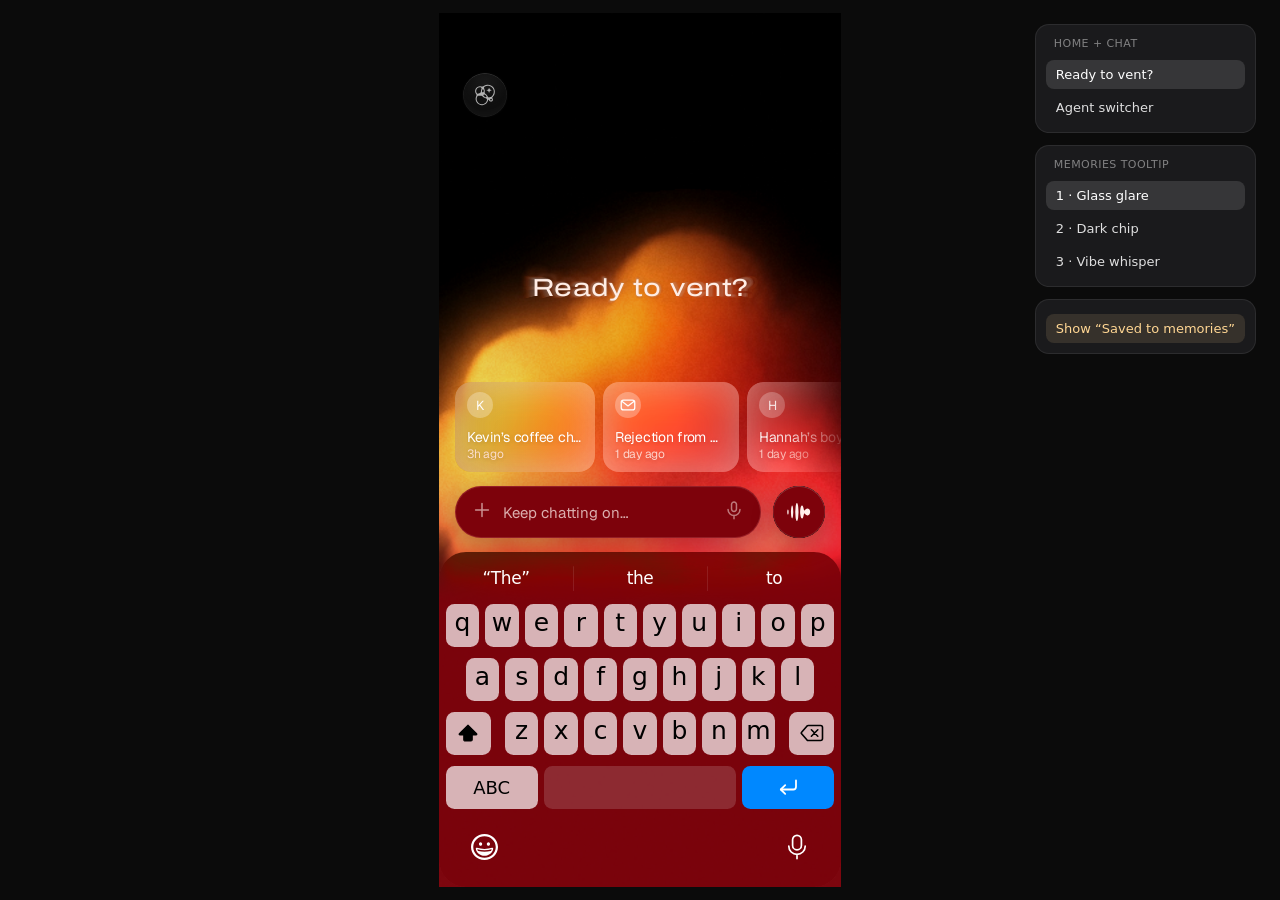
<file: venting-insights/vent.html>
<!doctype html>
<html lang="en">
<head>
  <meta charset="utf-8" />
  <meta name="viewport" content="width=device-width, initial-scale=1, viewport-fit=cover, interactive-widget=overlays-content" />
  <meta charset="utf-8" />
  <meta name="theme-color" content="#000000" />
  <title>Home + Chat</title>
  <link rel="preconnect" href="https://fonts.googleapis.com" />
  <link rel="preconnect" href="https://fonts.gstatic.com" crossorigin />
  <link href="https://fonts.googleapis.com/css2?family=Geist:wght@300..700&family=Varela+Round&family=Archivo:wdth,wght@62..125,100..900&family=Inter:wght@400..900&family=Nunito:wght@900;1000&family=Instrument+Serif:ital@0;1&family=EB+Garamond:ital,wght@1,400..600&family=Shrikhand&display=swap" rel="stylesheet" />
  <link rel="prefetch" href="call.html" />
  <link rel="prefetch" href="vendor/react.production.min.js" />
  <link rel="prefetch" href="vendor/react-dom.production.min.js" />
  <link rel="prefetch" href="dc-lite.js?v=3" />
  <link rel="prefetch" href="agent-ring.js?v=3" />
  <link rel="stylesheet" href="style.css" />
  <link rel="stylesheet" href="recap.css" />
  <link rel="stylesheet" href="bubbles.css" />
  <link rel="stylesheet" href="vt.css?v=3" />
  <link rel="stylesheet" href="ios-chrome.css?v=3" />
  <script>
    // Lock-screen handoff: held dark until lockscreen.html sends "lock-play" (see style.css)
    (function () {
      if (!/[?&]hold\b/.test(location.search)) return;
      var root = document.documentElement;
      root.classList.add('lock-hold');
      addEventListener('message', function (e) {
        if (e.data !== 'lock-play') return;
        root.classList.remove('lock-hold'); root.classList.add('lock-play');
        setTimeout(function () { if (window.Lava && Lava.listen) Lava.listen(); }, 350); // the voice glyph plays as the input bar arrives
        var v = document.querySelector('.pre-variant.is-entering');
        if (v) { v.classList.remove('is-entering'); v.offsetWidth; v.classList.add('is-entering'); } // restart title + cards
      });
      addEventListener('load', function () { parent.postMessage('lock-ready', '*'); });
    })();
  </script>
</head>
<body>
<main class="phone" id="phone" data-keyboard="open" data-agent="1" data-bg="vent" data-name="original" data-screen="pre" data-pre="5" data-typing="off">

    <!-- Vent: warm air venting up from the bottom (see vent.js) -->
    <div class="bg bg--vent" data-set="vent" aria-hidden="true">
      <canvas id="ventCanvas"></canvas>
      <div class="bg-layer" data-for="0"></div>
      <div class="bg-layer" data-for="1"></div>
      <div class="bg-layer" data-for="2"></div>
    </div>

    <!-- Backgrounds: three styles, each with one layer per agent hue (crossfaded on switch) -->
    <div class="bg bg--lava" data-set="lava" aria-hidden="true">
      <div class="bg-layer" data-for="0"><img src="assets/background.svg" alt="" /></div>
      <div class="bg-layer" data-for="1"><img src="assets/background.svg" alt="" /></div>
      <div class="bg-layer" data-for="2"><img src="assets/background.svg" alt="" /></div>
    </div>
    <div class="bg bg--edge" data-set="edge" aria-hidden="true">
      <div class="bg-layer" data-for="0"><img src="assets/bg-edge-night-owl.webp" alt="" /></div>
      <div class="bg-layer" data-for="1"><img src="assets/bg-edge-die-hard.webp" alt="" /></div>
      <div class="bg-layer" data-for="2"><img src="assets/bg-edge-wildflower.webp" alt="" /></div>
      <div class="bg-grain bg-grain--film"></div>
    </div>
    <!-- Gradient map for the Ride-or-Die edge glow: maps the art's brightness onto warm ember tones
         (purple → deep red, pink → orange, yellow → soft gold) so no purple shows -->
    <svg class="svg-defs" width="0" height="0" aria-hidden="true" focusable="false">
      <filter id="edge-ember" color-interpolation-filters="sRGB">
        <feColorMatrix type="matrix" values="0.2126 0.7152 0.0722 0 0  0.2126 0.7152 0.0722 0 0  0.2126 0.7152 0.0722 0 0  0 0 0 1 0" />
        <feComponentTransfer>
          <feFuncR type="table" tableValues="0 0.42 0.92 1" />
          <feFuncG type="table" tableValues="0 0.07 0.38 0.80" />
          <feFuncB type="table" tableValues="0 0.03 0.12 0.52" />
        </feComponentTransfer>
      </filter>
    </svg>
    <div class="bg bg--haze" data-set="haze" aria-hidden="true">
      <div class="bg-layer" data-for="0"></div>
      <div class="bg-layer" data-for="1"></div>
      <div class="bg-layer" data-for="2"></div>
      <div class="bg-grain"></div>
    </div>

    <!-- Page colour behind the keyboard for the Edge glow / Haze / Bottom gradient styles (Vent paints its own) -->
    <div class="bg-kbtint" aria-hidden="true"></div>

    <!-- Memories -->
    <button class="memories pressable" type="button" aria-label="Memories">
      <span class="memories-button"></span>
      <img class="memories-ring" src="assets/mic-ring-2.png" alt="" width="45.419" height="45.419" />
      <!-- the bubble-foam glyph, inline so its star can turn on its own -->
      <svg class="memories-icon" viewBox="0 0 24 24" width="24" height="24" aria-hidden="true" focusable="false">
        <defs>
          <!-- the bubbles are holes in one outline; as a mask they can each swell on their own -->
          <mask id="foam-holes" maskUnits="userSpaceOnUse" x="-2" y="-2" width="28" height="28">
            <rect x="-2" y="-2" width="28" height="28" fill="#fff"/>
            <path class="foam-hole" data-bubble="big" d="M14.6175 2.79C17.6325 2.6625 20.3325 4.875 20.79 7.8525C21.0975 9.87 20.31 12.135 18.6525 13.3875C18.255 13.6875 17.7825 13.875 17.3175 14.0625C16.8825 14.235 16.41 14.4825 15.93 14.4975C15.4575 14.5125 15.135 14.2125 14.88 13.845C14.4225 13.1925 14.1375 12.4575 13.605 11.85C13.1175 11.28 12.1875 10.74 11.8725 10.1325C11.4825 9.39 11.85 8.31 11.7525 7.47C11.6325 6.5325 10.9725 5.4525 10.995 4.77C11.0175 4.215 11.4225 3.8625 11.865 3.6C12.6975 3.1125 13.6575 2.8275 14.6175 2.79Z" fill="#000"/>
            <path class="foam-hole" data-bubble="top-left" d="M6.735 4.23C6.99 4.215 7.2375 4.2225 7.485 4.26C7.6575 4.2825 7.8225 4.32 7.98 4.395C9.135 4.9125 8.2725 6.345 8.0775 7.1925C7.9275 7.83 7.9875 8.5575 7.7025 9.1575C7.41 9.795 6.765 10.0125 6.165 10.29C5.76 10.4775 5.3475 10.68 4.89 10.7025C3.525 10.755 3.0675 8.79 3.1575 7.74C3.3075 5.865 4.8525 4.3425 6.735 4.23Z" fill="#000"/>
            <path class="foam-hole" data-bubble="dot" d="M9.795 6.27C10.2075 6.1875 10.4775 6.6 10.605 6.93C10.8375 7.5675 10.995 9.15 10.08 9.3375C9.945 9.36 9.8175 9.36 9.69 9.345C8.64 9.2025 8.91 7.845 9.1275 7.14C9.2325 6.8175 9.42 6.345 9.795 6.27Z" fill="#000"/>
            <path class="foam-hole" data-bubble="middle" d="M11.055 11.55C11.9775 11.3775 12.87 12.39 13.2825 13.1025C13.485 13.455 13.7175 14.1675 13.14 14.2875C12.855 14.3475 12.555 14.2575 12.3 14.145C11.685 13.8825 10.9725 13.4175 10.575 12.87C10.1925 12.345 10.38 11.6775 11.055 11.55Z" fill="#000"/>
            <path class="foam-hole" data-bubble="bottom-left" d="M5.505 12.84C6.015 12.795 6.5325 12.87 7.05 12.8625C7.725 12.8475 8.4 12.72 9.045 13.02C9.51 13.2375 9.84 13.62 10.2075 13.95C10.5975 14.3025 11.0325 14.61 11.49 14.865C12.2025 15.2625 13.4175 15.4725 13.8525 16.1925C14.235 16.83 13.905 17.64 13.6125 18.2475C12.8175 19.89 11.1825 21.03 9.36 21.195C6.8025 21.42 4.3875 19.71 3.7725 17.2125C3.54 16.245 3.585 15.2175 3.9 14.2725C4.035 13.8825 4.2 13.4775 4.515 13.2C4.7925 12.9675 5.145 12.87 5.505 12.84Z" fill="#000"/>
            <path class="foam-hole" data-bubble="tiny" d="M18.0675 15.87C19.26 15.8025 19.17 17.55 18.06 17.61C17.475 17.6475 16.9425 17.1075 17.1375 16.5225C17.265 16.125 17.6775 15.8925 18.0675 15.87Z" fill="#000"/>
          </mask>
          <!-- a slow liquid wobble on the outline, so the bubbles seem to flow into each other -->
          <filter id="foam-liquid" x="-20%" y="-20%" width="140%" height="140%">
            <feTurbulence type="fractalNoise" baseFrequency="0.11" numOctaves="1" seed="3" result="n"/>
            <feDisplacementMap in="SourceGraphic" in2="n" scale="0" xChannelSelector="R" yChannelSelector="G"/>
          </filter>
        </defs>
        <g class="memories-glyph" filter="url(#foam-liquid)">
          <path d="M14.295 1.8C18.945 1.41 22.6875 5.6625 21.705 10.23C21.495 11.2275 21.06 12.1725 20.445 12.9825C20.1075 13.4325 19.4325 13.9275 19.275 14.46C19.1325 14.97 19.56 15.4275 19.7625 15.8625C20.0325 16.44 19.995 17.13 19.6725 17.6775C18.99 18.825 17.3625 18.915 16.5 17.925C16.245 17.6175 16.0725 17.2575 15.8325 16.9425C15.7275 16.8 15.6 16.68 15.4125 16.7475C15.1575 16.845 15.06 17.265 14.985 17.49C14.7675 18.1275 14.535 18.7425 14.1675 19.3125C13.1175 20.9775 11.295 22.0725 9.33 22.2075C5.685 22.4625 2.565 19.53 2.6175 15.87C2.625 15.135 2.7675 14.4075 3.03 13.725C3.24 13.17 3.5925 12.645 3.5475 12.03C3.5025 11.265 2.85 10.6725 2.55 10.005C1.9425 8.6325 2.01 7.0275 2.73 5.715C3.615 4.1025 5.3925 3.12 7.23 3.225C8.1 3.27 8.9475 3.7275 9.825 3.54C10.4925 3.3975 11.01 2.9025 11.6025 2.5875C12.435 2.1525 13.3575 1.8825 14.295 1.8Z" mask="url(#foam-holes)" fill="#FFD693" fill-opacity="0.85"/>
        </g>
        <path class="memories-star" d="M15.975 4.95C16.1025 4.8975 16.2525 4.935 16.305 5.0775C16.3575 5.22 16.3425 5.4075 16.38 5.565C16.4925 5.9775 16.7325 6.3525 17.0625 6.6225C17.3475 6.855 17.7 7.0125 18.06 7.065C18.21 7.0875 18.435 7.065 18.4725 7.26C18.4875 7.38 18.4425 7.5 18.3225 7.545C18.225 7.575 18.105 7.5675 18.0075 7.5825C17.6175 7.65 17.25 7.8375 16.965 8.1C16.6725 8.385 16.455 8.7525 16.365 9.15C16.3275 9.315 16.3725 9.645 16.1625 9.705C16.0425 9.735 15.9075 9.6975 15.855 9.5625C15.8175 9.4575 15.8325 9.33 15.81 9.225C15.7275 8.7675 15.48 8.3475 15.1275 8.0475C14.85 7.8075 14.4975 7.635 14.13 7.5825C13.98 7.56 13.725 7.5825 13.6875 7.38C13.6725 7.26 13.7175 7.14 13.8375 7.095C13.9275 7.065 14.0325 7.0725 14.13 7.0575C14.5125 7.005 14.8875 6.81 15.1725 6.555C15.48 6.2775 15.6975 5.91 15.7875 5.52C15.825 5.355 15.7875 5.0175 15.975 4.95Z" fill="#FFD693" fill-opacity="0.85"/>
      </svg>
    </button>

    <!-- Agent switcher -->
    <nav class="agents" aria-label="Choose who to talk to">
      <button class="agent" type="button" data-index="0" aria-label="Roaster">
        <span class="agent-press">
          <img class="agent-photo" src="assets/agent1.png" alt="" width="44" height="44" />
          <span class="agent-chrome">
            <span class="agent-button"></span>
            <img class="agent-ring" src="assets/mic-ring-1.svg" alt="" />
            <img class="agent-glow" src="assets/image170.png" alt="" />
          </span>
        </span>
      </button>
      <button class="agent" type="button" data-index="1" aria-label="Ride-or-Die">
        <span class="agent-press">
          <img class="agent-photo" src="assets/agent2.png" alt="" width="44" height="44" />
          <span class="agent-chrome">
            <span class="agent-button"></span>
            <img class="agent-ring" src="assets/mic-ring-1.svg" alt="" />
            <img class="agent-glow agent-glow--wide" src="assets/image171.png" alt="" />
          </span>
        </span>
      </button>
      <button class="agent" type="button" data-index="2" aria-label="Calm Sibling">
        <span class="agent-press">
          <img class="agent-photo" src="assets/agent3.png" alt="" width="44" height="44" />
          <span class="agent-chrome">
            <span class="agent-button"></span>
            <img class="agent-ring" src="assets/mic-ring-1.svg" alt="" />
            <img class="agent-glow agent-glow--round" src="assets/image33.png" alt="" />
          </span>
        </span>
      </button>
    </nav>

    <div class="agent-labels agent-labels--original" aria-live="polite">
      <span class="agent-label agent-label--text" data-for="0">Roaster</span>
      <span class="agent-label agent-label--text" data-for="1">Ride-or-Die</span>
      <span class="agent-label agent-label--text" data-for="2">Calm Sibling</span>
    </div>
    <!-- Agent names drawn with a text effect (see name-effects.js); filled in by script.js -->
    <div class="agent-labels agent-labels--fx" id="fxLabels" aria-hidden="true"></div>

    <!-- Pre-screen: what a first visit shows before anything is typed (no agent picked yet).
         Five explorations; the "First screen" picker switches between them. -->
    <section class="pre" id="pre" aria-label="Start a conversation">

      <!-- 5 · Ready to vent? — Figma starter: greeting + recent chats as glass cards over the vent -->
      <div class="pre-variant" data-v="5" data-placeholder="Keep chatting on…">
        <div class="pre-center vent-center">
          <h1 class="vent-title" style="--i:0">Ready to vent?</h1>
        </div>
        <div class="vent-cards pre-starters">
          <button class="vent-card pre-hit" type="button" data-fill="so about Kevin’s coffee chat… " style="--i:2">
            <span class="vent-avatar">K</span>
            <span class="vent-card-title">Kevin’s coffee chat</span>
            <span class="vent-card-meta">3h ago</span>
          </button>
          <button class="vent-card pre-hit" type="button" data-fill="ok so about that rejection email… " style="--i:3">
            <span class="vent-avatar"><svg viewBox="0 0 20 20" aria-hidden="true"><rect x="2.5" y="4.5" width="15" height="11" rx="2.5"/><path d="m3.5 6 6.5 5 6.5-5"/></svg></span>
            <span class="vent-card-title">Rejection from Google</span>
            <span class="vent-card-meta">1 day ago</span>
          </button>
          <button class="vent-card pre-hit" type="button" data-fill="ok so Hannah’s boyfriend… " style="--i:4">
            <span class="vent-avatar">H</span>
            <span class="vent-card-title">Hannah’s boyfriend</span>
            <span class="vent-card-meta">1 day ago</span>
          </button>
        </div>
      </div>

      <!-- 1 · Starters — ChatGPT-style: greeting + starter rows pulled from mail, chats, calendar -->
      <div class="pre-variant" data-v="1" data-placeholder="I’m bothered on...">
        <div class="pre-center">
          <h1 class="pre-title" style="--i:0">What’s on your mind, <em>Cherry</em>?</h1>
          <p class="pre-sub" style="--i:1">No need to catch me up. I remember.</p>
        </div>
        <ul class="pre-starters pre-rows">
          <li style="--i:2"><button class="pre-row pre-hit" type="button" data-fill="ok so about that rejection email… ">
            <svg class="pre-row-icon" viewBox="0 0 20 20" aria-hidden="true"><rect x="2.5" y="4.5" width="15" height="11" rx="2.5"/><path d="m3.5 6 6.5 5 6.5-5"/></svg>
            <span class="pre-row-text">Chat on the rejection email</span>
            <span class="pre-row-meta">Gmail · 2h</span>
          </button></li>
          <li style="--i:3"><button class="pre-row pre-hit" type="button" data-fill="update on Kevin: ">
            <svg class="pre-row-icon" viewBox="0 0 20 20" aria-hidden="true"><path d="M10 3.5c4.1 0 7 2.6 7 5.8s-2.9 5.8-7 5.8c-.8 0-1.6-.1-2.3-.3L4 16.5l.9-3.1C3.7 12.3 3 10.9 3 9.3 3 6.1 5.9 3.5 10 3.5Z"/></svg>
            <span class="pre-row-text">Circle back on Kevin slacking</span>
            <span class="pre-row-meta">Tue</span>
          </button></li>
          <li style="--i:4"><button class="pre-row pre-hit" type="button" data-fill="ok so the situationship… ">
            <svg class="pre-row-icon" viewBox="0 0 20 20" aria-hidden="true"><path d="M10 16.5S3 12.4 3 7.8C3 5.6 4.7 4 6.7 4c1.4 0 2.6.8 3.3 2 .7-1.2 1.9-2 3.3-2 2 0 3.7 1.6 3.7 3.8 0 4.6-7 8.7-7 8.7Z"/></svg>
            <span class="pre-row-text">The situationship update you owe me</span>
            <span class="pre-row-meta">Sat</span>
          </button></li>
          <li style="--i:5"><button class="pre-row pre-hit" type="button" data-fill="help me prep for my 1:1 with Dana, ">
            <svg class="pre-row-icon" viewBox="0 0 20 20" aria-hidden="true"><rect x="3" y="4.5" width="14" height="12" rx="2.5"/><path d="M3 8.5h14M7 2.8v3.4M13 2.8v3.4"/></svg>
            <span class="pre-row-text">Prep for Friday’s 1:1 with Dana</span>
            <span class="pre-row-meta">Cal · Fri</span>
          </button></li>
        </ul>
      </div>

      <!-- 2 · Remember… — people-first, the way friends actually open: "do you remember Kevin? omg he…" -->
      <div class="pre-variant" data-v="2" data-placeholder="do you remember…">
        <div class="pre-center">
          <h1 class="pre-title pre-title--remember" style="--i:0">
            ok wait, do you<br />remember
            <span class="pre-rotator" id="rotator" aria-live="polite"><em>Kevin?</em></span>
          </h1>
          <p class="pre-sub" style="--i:1">Drop a name. I’ll catch up.</p>
        </div>
        <div class="pre-starters" style="--i:2">
          <p class="pre-label">Lately in your world</p>
          <div class="pre-people">
            <button class="pre-person pre-hit" type="button" data-fill="do you remember Kevin? omg he " style="--hue:28">
              <span class="pre-avatar">K</span><span class="pre-person-text"><b>Kevin</b><small>still no slides</small></span>
            </button>
            <button class="pre-person pre-hit" type="button" data-fill="do you remember that Studio Arcade email? ugh " style="--hue:0">
              <span class="pre-avatar pre-avatar--icon"><svg viewBox="0 0 20 20" aria-hidden="true"><rect x="2.5" y="4.5" width="15" height="11" rx="2.5"/><path d="m3.5 6 6.5 5 6.5-5"/></svg></span><span class="pre-person-text"><b>Studio Arcade</b><small>the rejection</small></span>
            </button>
            <button class="pre-person pre-hit" type="button" data-fill="do you remember Leo from the gym? so he " style="--hue:330">
              <span class="pre-avatar">L</span><span class="pre-person-text"><b>Leo</b><small>gym guy</small></span>
            </button>
            <button class="pre-person pre-hit" type="button" data-fill="ok so Dana, my manager, " style="--hue:200">
              <span class="pre-avatar">D</span><span class="pre-person-text"><b>Dana</b><small>your manager</small></span>
            </button>
            <button class="pre-person pre-hit" type="button" data-fill="so my mom called and " style="--hue:60">
              <span class="pre-avatar">M</span><span class="pre-person-text"><b>Mom</b><small>Sunday call</small></span>
            </button>
            <button class="pre-person pre-hit" type="button" data-fill="remember Priya, my roommate? " style="--hue:150">
              <span class="pre-avatar">P</span><span class="pre-person-text"><b>Priya</b><small>roommate</small></span>
            </button>
          </div>
        </div>
      </div>

      <!-- 4 · Lava texts first — like a friend checking in, with quick replies -->
      <div class="pre-variant pre-variant--chat" data-v="4" data-placeholder="Reply to Lava…">
        <div class="pre-thread" id="thread">
          <p class="pre-stamp">Today 2:44 PM</p>
          <div class="pre-bubble" data-delay="500">heyyy 👀</div>
          <div class="pre-bubble" data-delay="900">so did Kevin ever send his slides or…</div>
          <div class="pre-bubble" data-delay="1100">also still thinking about that email from yesterday. you ok?</div>
          <div class="pre-typing" aria-hidden="true"><i></i><i></i><i></i></div>
        </div>
        <div class="pre-starters pre-replies" id="replies">
          <button class="pre-reply pre-hit" type="button" data-fill="ugh don’t get me started. ">ugh, don’t get me started</button>
          <button class="pre-reply pre-hit" type="button" data-fill="he did NOT. ">he did NOT</button>
          <button class="pre-reply pre-hit" type="button" data-fill="wait, new drama first: ">wait, new drama first</button>
        </div>
      </div>

      <!-- 6 · Chat bubbles — a short thread to compare the bubble styles in the "Chat bubble" picker -->
      <div class="pre-variant pre-variant--bubbles" data-v="6" data-placeholder="Reply to Lava…">
        <div class="chat" id="chat">
          <p class="chat-stamp">Today 2:44 PM</p>
          <div class="cb" data-from="lava"><span class="cb-fx" aria-hidden="true"></span><p class="cb-text">heyyy 👀 you made it</p></div>
          <div class="cb" data-from="lava"><span class="cb-fx" aria-hidden="true"></span><p class="cb-text">so… did Kevin ever send the slides?</p></div>
          <div class="cb" data-from="me"><span class="cb-fx" aria-hidden="true"></span><p class="cb-text">he did NOT</p></div>
          <div class="cb" data-from="me"><span class="cb-fx" aria-hidden="true"></span><p class="cb-text">third time this week</p></div>
          <div class="cb" data-from="lava"><span class="cb-fx" aria-hidden="true"></span><p class="cb-text">ok I’m officially <em>mad</em> on your behalf</p></div>
          <div class="cb" data-from="me"><span class="cb-fx" aria-hidden="true"></span><p class="cb-text">should I say something or let it go?</p></div>
          <div class="cb" data-from="lava"><span class="cb-fx" aria-hidden="true"></span><p class="cb-text">say it. <em>kindly.</em> but say it.</p></div>
        </div>
      </div>

    </section>

    <!-- Keyboard material: siblings (not children) so their blend modes reach the background -->
    <div class="kb-material kb-material--plus" aria-hidden="true"></div>
    <div class="kb-material kb-material--lum" aria-hidden="true"></div>

    <!-- Keyboard -->
    <div class="keyboard" id="keyboard" role="group" aria-label="Keyboard">
      <div class="kb-suggestions">
        <button class="kb-suggestion" type="button" tabindex="-1" data-insert="The">“The”</button>
        <span class="kb-separator"></span>
        <button class="kb-suggestion" type="button" tabindex="-1" data-insert="the">the</button>
        <span class="kb-separator"></span>
        <button class="kb-suggestion" type="button" tabindex="-1" data-insert="to">to</button>
      </div>

      <div class="kb-keys">
        <div class="kb-row">
          <button class="key" type="button" tabindex="-1" data-char="q">q</button><button class="key" type="button" tabindex="-1" data-char="w">w</button><button class="key" type="button" tabindex="-1" data-char="e">e</button><button class="key" type="button" tabindex="-1" data-char="r">r</button><button class="key" type="button" tabindex="-1" data-char="t">t</button><button class="key" type="button" tabindex="-1" data-char="y">y</button><button class="key" type="button" tabindex="-1" data-char="u">u</button><button class="key" type="button" tabindex="-1" data-char="i">i</button><button class="key" type="button" tabindex="-1" data-char="o">o</button><button class="key" type="button" tabindex="-1" data-char="p">p</button>
        </div>
        <div class="kb-row kb-row--inset">
          <button class="key" type="button" tabindex="-1" data-char="a">a</button><button class="key" type="button" tabindex="-1" data-char="s">s</button><button class="key" type="button" tabindex="-1" data-char="d">d</button><button class="key" type="button" tabindex="-1" data-char="f">f</button><button class="key" type="button" tabindex="-1" data-char="g">g</button><button class="key" type="button" tabindex="-1" data-char="h">h</button><button class="key" type="button" tabindex="-1" data-char="j">j</button><button class="key" type="button" tabindex="-1" data-char="k">k</button><button class="key" type="button" tabindex="-1" data-char="l">l</button>
        </div>
        <div class="kb-row kb-row--third">
          <button class="key key--mod" type="button" tabindex="-1" data-action="shift" aria-label="Shift">
            <svg width="20" height="18" viewBox="0 0 20 18" aria-hidden="true"><path d="M10 1.2 18.6 9.6c.5.5.15 1.3-.55 1.3H14.2v4.9c0 .7-.55 1.2-1.2 1.2H7c-.65 0-1.2-.5-1.2-1.2v-4.9H1.95c-.7 0-1.05-.8-.55-1.3Z" fill="currentColor" stroke="currentColor" stroke-width="1.2" stroke-linejoin="round"/></svg>
          </button>
          <div class="kb-letters">
            <button class="key" type="button" tabindex="-1" data-char="z">z</button><button class="key" type="button" tabindex="-1" data-char="x">x</button><button class="key" type="button" tabindex="-1" data-char="c">c</button><button class="key" type="button" tabindex="-1" data-char="v">v</button><button class="key" type="button" tabindex="-1" data-char="b">b</button><button class="key" type="button" tabindex="-1" data-char="n">n</button><button class="key" type="button" tabindex="-1" data-char="m">m</button>
          </div>
          <button class="key key--mod" type="button" tabindex="-1" data-action="delete" aria-label="Delete">
            <svg width="24" height="18" viewBox="0 0 24 18" aria-hidden="true"><path d="M8.3 1.5h12.2c1.1 0 2 .9 2 2v11c0 1.1-.9 2-2 2H8.3c-.55 0-1.05-.25-1.45-.65L1.6 9.7a1 1 0 0 1 0-1.4l5.25-6.15c.4-.4.9-.65 1.45-.65Z" fill="none" stroke="currentColor" stroke-width="1.6" stroke-linejoin="round"/><path d="m11.4 5.8 6.4 6.4m0-6.4-6.4 6.4" stroke="currentColor" stroke-width="1.6" stroke-linecap="round"/></svg>
          </button>
        </div>
        <div class="kb-row kb-row--bottom">
          <button class="key key--wide key--abc" type="button" tabindex="-1" data-action="abc">ABC</button>
          <button class="key key--space" type="button" tabindex="-1" data-char=" " aria-label="Space"></button>
          <button class="key key--wide key--return" type="button" tabindex="-1" data-action="return" aria-label="Return">
            <svg width="22" height="18" viewBox="0 0 22 18" aria-hidden="true"><path d="M19 2.5v6.2c0 1.5-1.2 2.8-2.8 2.8H4" fill="none" stroke="currentColor" stroke-width="1.8" stroke-linecap="round"/><path d="M8.2 7.2 3.8 11.5l4.4 4.3" fill="none" stroke="currentColor" stroke-width="1.8" stroke-linecap="round" stroke-linejoin="round"/></svg>
          </button>
        </div>
      </div>

      <div class="kb-bottom">
        <button class="kb-icon" type="button" tabindex="-1" aria-label="Emoji"><img src="assets/emoji.svg" alt="" width="26.8" height="26.8" /></button>
        <button class="kb-icon" type="button" tabindex="-1" aria-label="Dictation">
          <svg width="24" height="26" viewBox="0 0 24 26" aria-hidden="true"><rect x="7.6" y="1.4" width="8.8" height="14.4" rx="4.4" fill="none" stroke="currentColor" stroke-width="1.7"/><path d="M3.8 12.2a8.2 8.2 0 0 0 16.4 0M12 20.4v4.2" fill="none" stroke="currentColor" stroke-width="1.7" stroke-linecap="round"/></svg>
        </button>
      </div>
    </div>

    <!-- Composer -->
    <form class="composer" id="composer" autocomplete="off">
      <div class="field" id="field">
        <button class="field-plus pressable" type="button" aria-label="Add attachment">
          <span class="field-icon field-icon--plus"></span>
        </button>
        <textarea class="field-input" id="message" rows="1" inputmode="none" enterkeyhint="send"
                  placeholder="keep chatting on" aria-label="Message"></textarea>
        <button class="field-mic pressable" type="button" aria-label="Voice note">
          <span class="field-icon field-icon--mic"></span>
        </button>
      </div>
      <button class="voice pressable" type="button" aria-label="Talk">
        <span class="voice-orb">
          <span class="voice-base"></span>
          <!-- Each agent's own glow sphere, so the button carries only the current theme's hue -->
          <img class="voice-glow" data-for="0" src="assets/image170.png" alt="" width="52" height="52" />
          <img class="voice-glow" data-for="1" src="assets/mic-button-4.png" alt="" width="52" height="52" />
          <img class="voice-glow" data-for="2" src="assets/image33.png" alt="" width="52" height="52" />
        </span>
        <!-- the "fading pills" glyph, one path per pill so each can move on its own; centred on its own bounds -->
        <svg class="voice-icon" viewBox="0.29 0 32 32" width="32" height="32" aria-hidden="true" focusable="false">
          <path class="voice-pill" d="M5.13 13.44C5.58 13.28 5.75 14.19 5.8 14.48C6 15.5 6 16.63 5.78 17.64C5.72 17.88 5.61 18.51 5.31 18.57C4.86 18.68 4.71 17.77 4.65 17.48C4.46 16.48 4.47 15.39 4.68 14.39C4.73 14.14 4.84 13.54 5.13 13.44Z" />
          <path class="voice-pill" d="M9.3 9.61C9.6 9.51 9.76 9.9 9.85 10.12C10.13 10.8 10.24 11.56 10.33 12.28C10.66 14.83 10.66 17.49 10.29 20.04C10.2 20.65 10.1 21.28 9.86 21.85C9.8 22.03 9.67 22.36 9.46 22.4C9.17 22.47 9.01 22.07 8.92 21.85C8.64 21.16 8.54 20.38 8.44 19.64C8.13 17.12 8.13 14.48 8.5 11.96C8.59 11.35 8.69 10.72 8.92 10.15C8.99 9.98 9.1 9.67 9.3 9.61Z" />
          <path class="voice-pill" d="M14.13 7C14.52 6.93 14.74 7.52 14.85 7.8C15.23 8.76 15.38 9.82 15.5 10.84C15.95 14.44 15.95 18.1 15.43 21.7C15.31 22.56 15.16 23.45 14.83 24.26C14.73 24.51 14.56 24.94 14.25 25C13.86 25.07 13.64 24.48 13.53 24.2C13.15 23.24 13.01 22.18 12.88 21.16C12.44 17.59 12.44 13.86 12.95 10.3C13.08 9.44 13.22 8.55 13.55 7.74C13.65 7.49 13.83 7.06 14.13 7Z" />
          <path class="voice-pill" d="M19.22 9.4C19.69 9.32 20.02 9.85 20.2 10.21C20.72 11.21 20.81 12.33 21.09 13.4C21.15 13.65 21.34 14.43 21.61 14.52C21.96 14.63 22.68 13.61 22.93 13.36C23.87 12.41 25.22 12.15 26.28 13.09C28.11 14.7 27.83 19.03 25.11 19.49C24.09 19.67 23.3 19.07 22.66 18.35C22.45 18.12 21.93 17.34 21.59 17.5C21.32 17.62 21.14 18.39 21.07 18.66C20.81 19.68 20.71 20.75 20.24 21.71C20.08 22.06 19.81 22.55 19.38 22.6C19.01 22.64 18.74 22.32 18.56 22.05C18.14 21.38 17.95 20.56 17.79 19.79C17.25 17.17 17.27 14.42 17.87 11.82C18.02 11.18 18.43 9.54 19.22 9.4Z" />
        </svg>
        <!-- swaps in for the voice glyph once there's something typed -->
        <svg class="voice-send" viewBox="0 0 24 24" width="24" height="24" aria-hidden="true" focusable="false">
          <path d="M12 19V5M5.5 11.5 12 5l6.5 6.5" fill="none" stroke="currentColor" stroke-width="2.2" stroke-linecap="round" stroke-linejoin="round"/>
        </svg>
      </button>
    </form>
  </main>

  <!-- Design exploration: the after-chat sequence on the agent switcher (desktop only, left of the phone) -->
  <div class="seq-panel" id="seqPanel" hidden>
    <div class="seq-head">
      <span class="style-picker-title">After-chat sequence</span>
      <button type="button" class="seq-replay" id="seqReplay">Replay</button>
    </div>
    <div class="seq-group" data-key="chat">
      <span class="seq-title">Chat text · spacing and key-word flare</span>
      <div class="seq-chips"><button type="button" data-chat="1">1 · Airy · Sweep</button><button type="button" data-chat="2">2 · Roomy · Bloom</button><button type="button" data-chat="3">3 · Grouped · Heat</button><button type="button" data-chat="4">4 · Editorial · Underline</button><button type="button" data-chat="5">5 · Calm · Ember</button></div>
    </div>
    <div class="seq-group" data-key="store">
      <span class="seq-title-row"><span class="seq-title">1 · Stored in insights</span><button type="button" class="seq-mini" data-preview="store">Preview</button></span>
      <div class="seq-chips"><button type="button" data-store="glass">Glass+</button><button type="button" data-store="caustic">Caustics</button><button type="button" data-store="lamp">Lava lamp</button><button type="button" data-store="swirl">Swirl</button><button type="button" data-store="starlight">Starlight</button></div>
    </div>
    <div class="seq-group" data-key="cue">
      <span class="seq-title">2 · Other agents light up</span>
      <p class="seq-note">Glow + 10% zoom</p>
    </div>
    <p class="seq-hint">Plays on “Agent switcher · after chat”. Then tap Roaster or Calm Sibling.</p>
  </div>

  <!-- Design exploration: compare styles (desktop only, outside the phone) -->
  <div class="style-pickers" hidden>
    <div class="style-picker" id="screenPicker" role="radiogroup" aria-label="First screen">
      <span class="style-picker-title">First screen</span>
      <button type="button" role="radio" data-screen="5">Ready to vent?</button>
      <button type="button" role="radio" data-screen="1">1 · Starters</button>
      <button type="button" role="radio" data-screen="2">2 · Remember…</button>
      <button type="button" role="radio" data-screen="4">4 · Lava texts first</button>
      <button type="button" role="radio" data-screen="6">6 · Chat bubbles</button>
      <button type="button" role="radio" data-screen="agents">Agent switcher · after chat</button>
    </div>
    <div class="style-picker" id="bubblePicker" role="radiogroup" aria-label="Chat bubble style">
      <span class="style-picker-title">Chat bubble</span>
      <button type="button" role="radio" data-bubble="thread">Thread gradient</button>
      <button type="button" role="radio" data-bubble="glare">Edge glare</button>
    </div>
    <div class="style-picker" id="bgPicker" role="radiogroup" aria-label="Background style">
      <span class="style-picker-title">Background</span>
      <button type="button" role="radio" data-bg="vent">Vent</button>
      <button type="button" role="radio" data-bg="lava">Bottom gradient</button>
      <button type="button" role="radio" data-bg="edge">Edge glow</button>
      <button type="button" role="radio" data-bg="haze">Haze</button>
    </div>
    <div class="style-picker" id="namePicker" role="radiogroup" aria-label="Agent name style">
      <span class="style-picker-title">Name style</span>
      <button type="button" role="radio" data-name="original">Original</button>
      <button type="button" role="radio" data-name="distressed">Distressed</button>
      <button type="button" role="radio" data-name="dissolve">Dissolve</button>
      <button type="button" role="radio" data-name="zoom">Zoom blur</button>
      <button type="button" role="radio" data-name="halftone">Halftone</button>
      <button type="button" role="radio" data-name="blur">Soft blur</button>
      <button type="button" role="radio" data-name="vibe">Vibe</button>
    </div>
  </div>

  <script>
    // fixed choices, seeded before the prototype's scripts read them
    try {
      localStorage.setItem('lava.nameStyle', 'vibe');
      localStorage.setItem('lava.chat', '1');
      localStorage.setItem('lava.store', 'glass');
      localStorage.setItem('lava.bubbleStyle.v3', 'glare');
      if (localStorage.getItem('hc.stage') !== 'chat') {
        localStorage.setItem('lava.firstScreen.v2', '5');
        localStorage.setItem('lava.bgStyle.v2', 'vent');
      } else {
        localStorage.setItem('lava.firstScreen.v2', 'agents');
        localStorage.setItem('lava.bgStyle.v2', 'haze');
      }
    } catch {}
  </script>
  <!-- Home + Chat: two stages of the app. Everything else is fixed:
       Ready to vent? = Vent background + Vibe title; Agent switcher = Haze background, Edge glare
       bubbles, Vibe names, Airy · Sweep chat text, Glass+ insights -->
  <div class="style-pickers hc-stages">
    <div class="style-picker" id="stagePicker" role="radiogroup" aria-label="Stage">
      <span class="style-picker-title">Home + Chat</span>
      <button type="button" role="radio" data-stage="home">Ready to vent?</button>
      <button type="button" role="radio" data-stage="chat">Agent switcher</button>
    </div>
    <!-- Memories tooltip exploration (memory-tip.js) -->
    <div class="style-picker" id="tipStylePicker" role="radiogroup" aria-label="Memories tooltip style">
      <span class="style-picker-title">Memories tooltip</span>
      <button type="button" role="radio" data-tip-style="glass">1 · Glass glare</button>
      <button type="button" role="radio" data-tip-style="chip">2 · Dark chip</button>
      <button type="button" role="radio" data-tip-style="whisper">3 · Vibe whisper</button>
    </div>
    <div class="style-picker" id="tipShowPicker" aria-label="Memories tooltip">
      <button type="button" class="tip-show" data-tip-show>Show “Saved to memories”</button>
    </div>
  </div>

  <script src="vent.js"></script>
  <script src="name-effects.js"></script>
  <script src="script.js"></script>
  <script src="input-grow.js?v=1"></script>
  <script src="recap.js"></script>
  <script src="bubbles.js"></script>
  <script src="home-chat.js"></script>
  <script src="memory-tip.js?v=1"></script>
  <script src="voice-transition.js?v=1"></script>
  <script src="flow.js?v=3"></script>

</body>
</html>
</file>
<file: venting-insights/style.css>
:root {
  color-scheme: dark;
  /* Motion */
  --ease-out: cubic-bezier(0.23, 1, 0.32, 1);
  --ease-in-out: cubic-bezier(0.77, 0, 0.175, 1);
  --ease-drawer: cubic-bezier(0.32, 0.72, 0, 1);

  /* Agent colour switch: one shared, quick timing for background, theme tint and glow.
     Strong ease-out so most of the change lands in the first ~100ms after a tap. */
  --color-dur: 280ms;
  --color-ease: var(--ease-out);

  /* Layout */
  --kb-h: 335px;          /* 52 suggestions + 205 keys + 78 bottom bar */
  --composer-gap: 14px;   /* composer → keyboard */
  --composer-rest: max(34px, env(safe-area-inset-bottom)); /* composer → screen bottom when keyboard is closed */

  /* Type */
  --font-ui: -apple-system, "SF Pro Text", "SF Pro", system-ui, sans-serif;
  --font-key: "SF Compact", "SF Compact Text", -apple-system, "SF Pro Text", system-ui, sans-serif;
  --font-body: "Geist", -apple-system, system-ui, sans-serif;

  --peach: #fed5cc;
}

/* Theme colour per agent; registered so it can transition with the background */
@property --theme {
  syntax: "<color>";
  inherits: true;
  initial-value: rgb(255, 106, 31);
}

.phone {
  --voice-glow-opacity: 0.55;
  /* Text + icons in the composer: white with a little of the theme mixed in,
     so they read warm on Ride-or-Die (the original #FED5CC peach) and cool on Roaster */
  --ink: color-mix(in srgb, var(--theme) 22%, #fff);
  --ink-placeholder: 0.5;
  transition: --theme var(--color-dur) var(--color-ease);
}
.phone[data-agent="0"] { --theme: rgb(124, 96, 255); }  /* Roaster · violet */
.phone[data-agent="1"] { --theme: rgb(255, 106, 31); }  /* Ride-or-Die · lava orange */
.phone[data-agent="2"] { --theme: rgb(150, 230, 90); }  /* Calm Sibling · green */

/* Theme tint follows the artwork when a different background style is picked */
.phone[data-bg="edge"][data-agent="0"] { --theme: rgb(40, 110, 255); }
.phone[data-bg="edge"][data-agent="1"] { --theme: rgb(255, 104, 40); }
.phone[data-bg="edge"][data-agent="2"] { --theme: rgb(40, 230, 120); }
.phone[data-bg="haze"][data-agent="0"] { --theme: rgb(80, 120, 235); }

* { box-sizing: border-box; }

html, body {
  margin: 0;
  height: 100%;
  background: #0b0b0b;
  -webkit-text-size-adjust: 100%;
  -webkit-tap-highlight-color: transparent;
}

body {
  display: grid;
  place-items: center;
  min-height: 100dvh;
  overflow: hidden;
}

button {
  font: inherit;
  color: inherit;
  background: none;
  border: 0;
  padding: 0;
  margin: 0;
  cursor: pointer;
  -webkit-user-select: none;
  user-select: none;
  touch-action: manipulation;
}

img { display: block; -webkit-user-drag: none; user-select: none; }

/* ───────────────────────── Frame ───────────────────────── */

.phone {
  position: relative;
  width: 402px;
  height: 874px;
  overflow: hidden;
  background: #000;
  isolation: isolate;
  -webkit-user-select: none;
  user-select: none;
}

@media (max-width: 500px), (max-height: 874px) and (pointer: coarse) {
  body { display: block; }
  .phone { width: 100vw; height: 100dvh; }
}

/* ───────────────────────── Background ───────────────────────── */

.bg {
  position: absolute;
  inset: 0;
  z-index: 0; /* own stacking context, so the crossfade z-indexes stay underneath everything */
  pointer-events: none;
  opacity: 0;
  transition: opacity var(--color-dur) var(--color-ease);
}

.phone[data-bg="vent"] .bg--vent,
.phone[data-bg="lava"] .bg--lava,
.phone[data-bg="edge"] .bg--edge,
.phone[data-bg="haze"] .bg--haze { opacity: 1; }

/* Lava — the Figma background */
.bg--lava {
  inset: auto;
  left: calc(50% - 840px);
  top: 194px;
  width: 1686px;
  height: 1296px;
}

.bg-layer {
  position: absolute;
  inset: 0;
  opacity: 0;
  transition: opacity var(--color-dur) var(--color-ease);
}

.bg-layer.is-visible { opacity: 1; }

.bg--lava .bg-layer img {
  position: absolute;
  top: -12px;
  left: -12px;
  width: 1710px;
  height: 1320px;
  opacity: 0.6; /* 40% softer than the Figma art (0.75 × 0.8) */
}

/* Hue per agent — Ride-or-Die is the original lava palette */
.bg--lava .bg-layer[data-for="0"] img { filter: hue-rotate(var(--hue-0)); }
.bg--lava .bg-layer[data-for="2"] img { filter: hue-rotate(var(--hue-2)); }

/* Edge glow — full-screen artwork, one per agent */
.bg--edge { background: #000; }
.bg--edge .bg-layer img {
  position: absolute;
  inset: 0;
  width: 100%;
  height: 100%;
  object-fit: cover;
  /* Softer than the source art: dimmer, and scaled up so the glow band
     sits further out toward the screen edges */
  opacity: var(--edge-glow-opacity);
  transform: scale(var(--edge-glow-scale));
  transform-origin: 50% 40%;
}

.bg--edge {
  --edge-glow-opacity: 0.55;
  --edge-glow-scale: 1.12;
}

/* Ride-or-Die: warm ember recolour (see #edge-ember in index.html), slightly desaturated */
.bg--edge .bg-layer[data-for="1"] img { filter: url("#edge-ember") saturate(0.85); }

.svg-defs { position: absolute; width: 0; height: 0; overflow: hidden; }

/* Haze — dark sky falling into a deep side glow and a pale, grainy mist at the bottom */
.bg--haze { background: #000; }
.bg--haze .bg-layer {
  background:
    /* Colour kept to the lower third: the top ~55% of the screen stays black */
    radial-gradient(150% 26% at 45% 104%, color-mix(in srgb, var(--haze-pale) calc(46% * var(--haze-pk, 1)), transparent) 0%, color-mix(in srgb, var(--haze-pale) calc(22% * var(--haze-pk, 1)), transparent) 55%, transparent 85%),
    radial-gradient(70% 30% at 0% 82%, color-mix(in srgb, var(--haze-mid) 22%, transparent) 0%, transparent 75%),
    radial-gradient(100% 44% at 108% 72%, color-mix(in srgb, var(--haze-deep) 44%, transparent) 0%, color-mix(in srgb, var(--haze-deep) 22%, transparent) 40%, transparent 78%),
    /* a second hue for a little more colour: one wide, soft drift on the left that eases out to nothing */
    radial-gradient(95% 24% at 6% 66%,
      color-mix(in srgb, var(--haze-accent) 30%, transparent) 0%,
      color-mix(in srgb, var(--haze-accent) 18%, transparent) 30%,
      color-mix(in srgb, var(--haze-accent) 7%, transparent) 58%,
      transparent 88%),
    radial-gradient(120% 30% at 20% 100%,
      color-mix(in srgb, var(--haze-accent) 22%, transparent) 0%,
      color-mix(in srgb, var(--haze-accent) 9%, transparent) 50%,
      transparent 90%),
    linear-gradient(to bottom, transparent 56%, color-mix(in srgb, var(--haze-deep) 18%, transparent) 74%, color-mix(in srgb, var(--haze-mid) 44%, transparent) 90%, color-mix(in srgb, var(--haze-pale) calc(46% * var(--haze-pk, 1)), var(--haze-mid)) 100%),
    #000;
}
.bg--haze .bg-layer[data-for="0"] { --haze-deep: rgb(0, 34, 128);  --haze-mid: rgb(64, 86, 146);  --haze-pale: rgb(146, 164, 194); --haze-accent: rgb(196, 112, 214); } /* Roaster · blue, a hint of pinkish purple */
.bg--haze .bg-layer[data-for="1"] { --haze-deep: rgb(128, 30, 4);  --haze-mid: rgb(146, 82, 58);  --haze-pale: rgb(198, 168, 150); --haze-accent: rgb(232, 96, 150); } /* Ride-or-Die · ember, a hint of rose */
.bg--haze .bg-layer[data-for="2"] { --haze-deep: rgb(8, 92, 40);   --haze-mid: rgb(66, 122, 86);  --haze-pale: rgb(158, 186, 160); --haze-accent: rgb(206, 222, 96); } /* Calm Sibling · moss, with yellow grass green */

.bg-grain {
  position: absolute;
  inset: 0;
  z-index: 1000; /* above every hue layer */
  opacity: 0.22;
  mix-blend-mode: overlay;
  background-image: url("data:image/svg+xml,%3Csvg xmlns='http://www.w3.org/2000/svg' width='160' height='160'%3E%3Cfilter id='n'%3E%3CfeTurbulence type='fractalNoise' baseFrequency='0.9' numOctaves='2' stitchTiles='stitch'/%3E%3CfeColorMatrix values='0 0 0 0 0.5 0 0 0 0 0.5 0 0 0 0 0.5 0 0 0 1 0'/%3E%3C/filter%3E%3Crect width='100%25' height='100%25' filter='url(%23n)' opacity='1'/%3E%3C/svg%3E");
  background-size: 160px 160px;
}

/* Overlay can't lift pure black, so the film grain screens a faint noise over everything:
   visible in the blacks, near-invisible in the bright glow */
.bg-grain--film {
  mix-blend-mode: screen;
  opacity: 0.09;
}

.phone {
  --hue-0: -122deg;
  --hue-1: 0deg;
  --hue-2: 78deg;
}

/* ───────────────────────── Press feedback ───────────────────────── */

.pressable {
  transition: transform 160ms var(--ease-out);
}

.pressable:active,
.pressable.is-down {
  transform: scale(0.95);
}

/* ───────────────────────── Memories ───────────────────────── */

.memories {
  position: absolute;
  left: 24px;
  top: 60px;
  width: 44px;
  height: 44px;
}

.memories > * { position: absolute; }
.memories-button {
  /* Neutral dark bubble (no hue): soft top-lit gradient, a hairline rim and a faint inner glow */
  inset: 0;
  width: 44px;
  height: 44px;
  border-radius: 50%;
  background:
    radial-gradient(circle at 50% 22%, rgba(255, 255, 255, 0.05) 0%, rgba(255, 255, 255, 0) 62%),
    #0c0c0c;
  box-shadow:
    inset 0 0 0 0.5px rgba(255, 255, 255, 0.06),
    inset 0 0.71px 0 rgba(255, 255, 255, 0.1),
    inset 0 -6px 12px -4px rgba(255, 255, 255, 0.03);
}
.memories-ring {
  left: -0.71px;
  top: -0.71px;
  width: 45.419px;
  height: 45.419px;
  mix-blend-mode: plus-lighter;
  opacity: 0.1;
  filter: grayscale(1);
}
.memories-icon {
  left: 10px;
  top: 10px;
  width: 24px;
  height: 24px;
  filter: grayscale(1) brightness(0.95); /* gold glyph → soft light gray */
}

/* ───────────────────────── Agents ───────────────────────── */

.agents {
  position: absolute;
  top: 60px;
  left: 50%;
  width: 140px;   /* 32 + 16 + 44 + 16 + 32 */
  height: 44px;
  transform: translateX(-50%);
  touch-action: none; /* horizontal drag spins the ring */
  cursor: grab;
}

.agents.is-dragging { cursor: grabbing; }

/* Avatars sit on a ring and are positioned every frame by script.js
   (spring-driven rotation), so there is no CSS transition on transform. */
.agent {
  position: absolute;
  left: 48px; /* centre slot: (140 - 44) / 2 */
  top: 0;
  width: 44px;
  height: 44px;
  transform-origin: 50% 50%;
  will-change: transform;
}

.agent-press {
  position: relative;
  display: block;
  width: 100%;
  height: 100%;
  transition: transform 160ms var(--ease-out);
}

.agent:active .agent-press,
.agent.is-down .agent-press {
  transform: scale(0.92);
}

.agent-photo {
  position: absolute;
  inset: 0;
  width: 44px;
  height: 44px;
  border-radius: 50%;
  object-fit: cover;
  opacity: 0.2;
}

.agent-chrome {
  position: absolute;
  inset: 0;
  opacity: 0.4;
}

.agent-button {
  /* Figma "Mic button" effects, drawn in CSS (the exported SVG filter renders flat in browsers) */
  position: absolute;
  inset: 0;
  border-radius: 50%;
  background: radial-gradient(circle 51px at 50% 50%,
    rgba(58, 42, 34, 0.1) 0%,
    rgba(23, 15, 11, 0) 45%,
    rgba(6, 3, 2, 0.1) 100%);
  box-shadow:
    0 6px 20px rgba(0, 0, 0, 0.05),
    inset 0 0.71px 0 rgba(255, 255, 255, 0.22),
    inset 0 -8.516px 14.194px 5.677px rgba(255, 106, 31, 0.5);
}

.agent-ring {
  position: absolute;
  left: -0.71px;
  top: -0.71px;
  width: 45.419px;
  height: 45.419px;
}

.agent-glow {
  position: absolute;
  left: 0;
  top: 0;
  width: 44px;
  height: 44px;
  object-fit: cover;
  mix-blend-mode: plus-lighter;
  opacity: 0.4;
  pointer-events: none;
}
.agent-glow--wide { width: 45px; }
.agent-glow--round { border-radius: 9999px; }

.agent-labels {
  position: absolute;
  top: 115px;
  left: 0;
  right: 0;
  height: 11px;
  display: grid;
  place-items: center;
  pointer-events: none;
}

/* Effect names: same size and centre line as the original label (glyph box ≈ 11.5px);
   each SVG is taller than the box so its bleed overflows evenly above and below */
.agent-labels--fx {
  top: 113.75px;
  height: 13.5px;
  /* fixed tracks: the SVG's bleed padding overflows evenly instead of growing the row/column */
  grid-template-columns: minmax(0, 1fr);
  grid-template-rows: minmax(0, 1fr);
}
.agent-labels--fx .agent-label { overflow: visible; }

/* Calm Sibling's soft glow: one slow breath every ~5.5s, close to a resting breathing rate */
.ne-breathe { animation: ne-breathe 5.5s ease-in-out infinite; }
@keyframes ne-breathe {
  0%, 100% { opacity: 0.28; }
  50% { opacity: 0.62; }
}
@media (prefers-reduced-motion: reduce) {
  .ne-breathe { animation: none; opacity: 0.45; }
}

.phone[data-name="original"] .agent-labels--fx,
.phone:not([data-name="original"]) .agent-labels--original { display: none; }

.agent-label {
  grid-area: 1 / 1;
  opacity: 0;
  filter: blur(2px);
  transform: translateY(3px);
  transition:
    opacity 180ms ease,
    filter 180ms ease,
    transform 180ms var(--ease-out);
}

.agent-label.is-active {
  opacity: 0.9;
  filter: blur(0);
  transform: translateY(0);
}

.agent-label--text {
  font-family: "Varela Round", var(--font-ui);
  font-size: 11.5px;
  line-height: 11px;
  letter-spacing: 0.01em;
  color: #fff;
  white-space: nowrap;
}

/* ───────────────────────── Keyboard ───────────────────────── */

.keyboard,
.kb-material {
  position: absolute;
  left: 0;
  right: 0;
  bottom: 0;
  height: var(--kb-h);
  border-radius: 27px;
  transform: translateY(0);
  transition: transform var(--kb-dur) var(--ease-drawer);
}

.phone { --kb-dur: 380ms; }
.phone[data-keyboard="closed"] { --kb-dur: 300ms; }

.phone[data-keyboard="closed"] .keyboard,
.phone[data-keyboard="closed"] .kb-material {
  transform: translateY(calc(100% + 2px));
}

.phone[data-keyboard="closed"] .keyboard { pointer-events: none; }

/* Keyboard material, from the Figma layer stack (plus-lighter, then luminosity) */
.kb-material { pointer-events: none; }
.kb-material--plus { background: #0d0d0d; mix-blend-mode: plus-lighter; }
.kb-material--lum  { background: rgba(38, 38, 38, 0.9); mix-blend-mode: luminosity; }

.keyboard {
  display: flex;
  flex-direction: column;
  align-items: center;
  touch-action: none;
}

.kb-suggestions {
  display: flex;
  align-items: center;
  justify-content: center;
  gap: 6px;
  width: 100%;
  height: 52px;
  padding: 0 8.5px;
}

.kb-suggestion {
  flex: 1 0 0;
  min-width: 1px;
  height: 100%;
  border-radius: 4.6px;
  font-family: var(--font-ui);
  font-size: 17px;
  line-height: 22px;
  letter-spacing: -0.43px;
  color: #fff;
  text-align: center;
  white-space: nowrap;
  overflow: hidden;
  text-overflow: ellipsis;
}

.kb-suggestion.is-down { background: rgba(255, 255, 255, 0.12); }

.kb-separator {
  flex: none;
  width: 1px;
  height: 25px;
  margin: 0 2px;
  border-radius: 100px;
  background: #fff;
  opacity: 0.1;
}

.kb-keys {
  display: flex;
  flex-direction: column;
  gap: 11px;
  width: 100%;
  padding: 0 6.67px;
}

.kb-row {
  display: flex;
  align-items: center;
  justify-content: center;
  gap: 6px;
  width: 100%;
}

.kb-row--inset { padding: 0 20px; }
.kb-row--third { gap: 14.25px; justify-content: flex-start; }

.kb-letters {
  display: flex;
  flex: 1 0 0;
  min-width: 1px;
  gap: 6px;
}

/* Keys are typed hundreds of times — instant state change, no animation */
.key {
  flex: 1 0 0;
  min-width: 1px;
  height: 43px;
  border-radius: 8.5px;
  background: rgba(255, 255, 255, 0.7);
  color: #000;
  font-family: var(--font-key);
  font-size: 25px;
  font-weight: 360; /* lighter than iOS (458) so the letters sit lighter on the tinted keys */
  line-height: 30px;
  padding-bottom: 5px;
  display: flex;
  align-items: center;
  justify-content: center;
}

.key.is-down { background: rgba(255, 255, 255, 0.95); }

.phone[data-shift="on"] .key[data-char] { text-transform: uppercase; }

.key--mod {
  flex: none;
  width: 45px;
  padding-bottom: 1px;
}

.phone[data-shift="on"] .key[data-action="shift"] { background: #fff; }

.key--wide { flex: none; width: 92px; }

.key--abc {
  font-size: 18px;
  line-height: 21px;
  padding-bottom: 0;
}

.key--space { background: rgba(237, 237, 237, 0.17); }
.key--space.is-down { background: rgba(237, 237, 237, 0.4); }

.key--return {
  background: #08f;
  color: #fff;
  padding-bottom: 1px;
}
.key--return.is-down { background: #3aa0ff; }

.kb-bottom {
  display: flex;
  align-items: center;
  justify-content: space-between;
  width: 100%;
  height: 78px;
  padding: 0 32px 2px;
}

.kb-icon {
  display: flex;
  align-items: center;
  justify-content: center;
  color: #fff;
}

/* ───────────────────────── Composer ───────────────────────── */

.composer {
  position: absolute;
  left: 16px;
  right: 16px;
  bottom: var(--composer-rest);
  display: flex;
  align-items: flex-end;
  gap: 12px;
  margin: 0;
  transform: translateY(calc(-1 * (var(--kb-h) + var(--composer-gap) - var(--composer-rest))));
  transition: transform var(--kb-dur) var(--ease-drawer);
}

.phone[data-bg="vent"] .composer { --field-bg: rgb(138, 8, 17); } /* Vent paints this flat red behind the keys */
.phone[data-keyboard="closed"] .composer { transform: translateY(0); }

.field {
  position: relative;
  flex: 1 0 0;
  min-width: 1px;
  height: 52px; /* one line; input-grow.js sets taller heights as the text wraps */
  border-radius: 26px;
  background: var(--field-bg);
  border: 0.839px solid var(--field-border);
  box-shadow: var(--field-shadow);
  -webkit-backdrop-filter: var(--field-blur);
  backdrop-filter: var(--field-blur);
  cursor: text;
}

/* Tinted glass — Apple-style dark material: heavier blur + saturation, a touch of the theme.
   Shared with the voice button's base so the two read as one unit. */
.phone {
  --field-bg: color-mix(in srgb, var(--theme) 12%, rgba(14, 14, 16, 0.74));
  --field-border: rgba(255, 255, 255, 0.1);
  --field-shadow: inset 0 1px 0 rgba(255, 255, 255, 0.07), 0 8px 24px rgba(0, 0, 0, 0.22);
  --field-blur: blur(24px) saturate(1.6);
}

.field-icon {
  display: block;
  width: 100%;
  height: 100%;
  background: var(--ink);
}
.field-icon--plus {
  -webkit-mask: url("assets/icon-plus.svg") center / 100% 100% no-repeat;
  mask: url("assets/icon-plus.svg") center / 100% 100% no-repeat;
}
.field-icon--mic {
  -webkit-mask: url("assets/icon-mic.svg") center / 100% 100% no-repeat;
  mask: url("assets/icon-mic.svg") center / 100% 100% no-repeat;
}

/* Positions are measured from the field's outer edge in Figma, minus the 0.839px border */
.field-plus {
  position: absolute;
  left: 14.941px;
  bottom: 15.839px;
  width: 21.7007px;
  height: 22px;
}

.field-mic {
  position: absolute;
  right: 15.161px;
  bottom: 15.839px;
  width: 22px;
  height: 22px;
}

.field-input {
  position: absolute;
  left: 46.511px;
  right: 44px;
  top: 0;
  bottom: 0;
  width: auto;
  margin: 0;
  padding: 15px 0;
  border: 0;
  outline: 0;
  resize: none;
  overflow-y: hidden;
  background: transparent;
  font-family: var(--font-body);
  font-size: 17px;
  font-weight: 400;
  line-height: 22px;
  color: var(--ink);
  caret-color: var(--ink);
  -webkit-user-select: text;
  user-select: text;
  scrollbar-width: none;
}
.field-input::-webkit-scrollbar { display: none; }
.field-input::placeholder {
  font-size: 15px; /* 2px under the typed text */
  color: var(--ink);
  opacity: var(--ink-placeholder);
}

.voice {
  position: relative;
  flex: none;
  width: 52px;
  height: 52px;
}

.voice-orb {
  position: absolute;
  inset: 0;
}

.voice-orb > * { position: absolute; }
.voice-base {
  /* Figma "Mic button" effects, drawn in CSS (the exported SVG filter renders flat in browsers) */
  inset: 0;
  width: 52px;
  height: 52px;
  border-radius: 50%;
  background: var(--field-bg);
  -webkit-backdrop-filter: var(--field-blur);
  backdrop-filter: var(--field-blur);
}
.voice-glow {
  display: none; /* the button wears the field's plain material, no agent glow */
  inset: 0;
  width: 52px;
  height: 52px;
  opacity: 0;
  transition: opacity var(--color-dur) var(--color-ease);
}
.phone[data-agent="0"] .voice-glow[data-for="0"],
.phone[data-agent="1"] .voice-glow[data-for="1"],
.phone[data-agent="2"] .voice-glow[data-for="2"] { opacity: var(--voice-glow-opacity); }

/* Same rim + highlight as the field, drawn above the glow so the two read as one material */
.voice::after {
  content: "";
  position: absolute;
  inset: 0;
  border-radius: 50%;
  box-shadow: inset 0 0 0 0.839px var(--field-border), var(--field-shadow);
  pointer-events: none;
}

/* Glyph tinted from the theme (Ride-or-Die → the original #FED5CC peach) */
.voice-icon {
  position: absolute;
  left: 10px;
  top: 10px;
  width: 32px;
  height: 32px;
  fill: var(--ink);
  overflow: visible;
}

/* Typing turns the voice button into send (the field's own mic stays).
   A quick crossfade with a touch of blur and scale, so it reads as one glyph becoming another. */
.voice-icon,
.voice-send,
.field-mic {
  transition: opacity 160ms ease, filter 160ms ease, transform 160ms var(--ease-out);
}
.voice-send {
  position: absolute;
  left: 14px;
  top: 14px;
  color: var(--ink);
  opacity: 0;
  filter: blur(2px);
  transform: scale(0.8);
  pointer-events: none;
}
.phone[data-typing="on"] .voice-icon { opacity: 0; filter: blur(2px); transform: scale(0.8); }
.phone[data-typing="on"] .voice-send { opacity: 1; filter: blur(0); transform: none; }
/* the field's mic stays put while typing, on one line or several: it sits on the bottom line as the field grows */

/* ───────────────────────── Pre-screen (first visit, no agent yet) ───────────────────────── */

/* Agent switcher only on the old screen */
.agents,
.agent-labels { transition: opacity 200ms ease; }
.phone[data-screen="pre"] .agents,
.phone[data-screen="pre"] .agent-labels { opacity: 0; pointer-events: none; }

.phone { --font-display: "Instrument Serif", "New York", Georgia, serif; }

/* Fills the space between the top bar and the composer, and follows the keyboard */
.pre {
  position: absolute;
  left: 0;
  right: 0;
  top: 112px;
  bottom: calc(var(--kb-h) + var(--composer-gap) + 52px + 14px);
  display: none;
  font-family: var(--font-body);
  color: var(--ink);
  transition: bottom var(--kb-dur) var(--ease-drawer);
}
.phone[data-keyboard="closed"] .pre { bottom: calc(var(--composer-rest) + 52px + 18px); }
.phone[data-screen="pre"] .pre { display: block; }

.pre-variant {
  position: absolute;
  inset: 0;
  display: none;
  flex-direction: column;
  padding: 0 24px;
}
.phone[data-pre="5"] .pre-variant[data-v="5"],
.phone[data-pre="1"] .pre-variant[data-v="1"],
.phone[data-pre="2"] .pre-variant[data-v="2"],
.phone[data-pre="4"] .pre-variant[data-v="4"] { display: flex; }

/* Staggered blur-up on entry (re-triggered by script.js on every switch) */
@keyframes pre-in {
  from { opacity: 0; transform: translateY(10px); filter: blur(6px); }
}
.pre-variant.is-entering [style*="--i"] {
  animation: pre-in 520ms var(--ease-out) both;
  animation-delay: calc(var(--i) * 70ms);
}

.pre-center {
  flex: 1 1 auto;
  min-height: 0;
  display: flex;
  flex-direction: column;
  align-items: center;
  justify-content: center;
  gap: 10px;
  text-align: center;
}

.pre-title {
  margin: 0;
  font-family: var(--font-display);
  font-weight: 400;
  font-size: 34px;
  line-height: 1.05;
  letter-spacing: -0.01em;
  color: var(--ink);
  text-wrap: balance;
}
.pre-title em {
  font-style: italic;
  color: color-mix(in srgb, var(--theme) 55%, #fff);
}
.pre-title--big { font-size: 48px; }

.pre-sub {
  margin: 0;
  font-size: 14px;
  line-height: 1.4;
  color: var(--ink);
  opacity: 0.5;
  text-wrap: balance;
}

.pre-label {
  margin: 0 0 10px;
  font-size: 12px;
  color: var(--ink);
  opacity: 0.4;
}

/* Starters step aside while typing, like ChatGPT's suggestions */
.pre-starters {
  flex: none;
  transition: opacity 180ms ease, transform 220ms var(--ease-out), filter 180ms ease;
}
.phone[data-typing="on"] .pre-starters {
  opacity: 0;
  transform: translateY(8px);
  filter: blur(4px);
  pointer-events: none;
}

.pre-hit { -webkit-user-select: none; user-select: none; }

/* Shared glass, same material as the composer field */
.pre-glass,
.pre-person,
.pre-bubble {
  background: var(--field-bg);
  border: 0.839px solid var(--field-border);
  box-shadow: var(--field-shadow);
  -webkit-backdrop-filter: var(--field-blur);
  backdrop-filter: var(--field-blur);
}

/* ── 1 · Starters ── */

.pre-rows {
  margin: 0;
  padding: 0;
  list-style: none;
}
.pre-row {
  display: flex;
  align-items: center;
  gap: 14px;
  width: 100%;
  height: 46px;
  padding: 0 4px;
  border-radius: 12px;
  text-align: left;
  transition: background-color 150ms ease, transform 160ms var(--ease-out);
}
.pre-row:active { transform: scale(0.98); background: rgba(255, 255, 255, 0.05); }
.pre-row-icon {
  flex: none;
  width: 20px;
  height: 20px;
  fill: none;
  stroke: currentColor;
  stroke-width: 1.5;
  stroke-linecap: round;
  stroke-linejoin: round;
  opacity: 0.6;
}
.pre-row-text {
  flex: 1 1 auto;
  min-width: 0;
  font-size: 16px;
  white-space: nowrap;
  overflow: hidden;
  text-overflow: ellipsis;
  opacity: 0.82;
}
.pre-row-meta {
  flex: none;
  font-size: 12px;
  opacity: 0.38;
}

/* ── 2 · Remember… ── */

.pre-title--remember { font-size: 38px; }
.pre-rotator {
  display: block;
  height: 1.1em;
  margin-top: 2px;
}
.pre-rotator em {
  display: inline-block;
  transition: opacity 220ms ease, transform 320ms var(--ease-out), filter 220ms ease;
}
.pre-rotator.is-out em {
  opacity: 0;
  transform: translateY(-8px);
  filter: blur(6px);
}
.pre-rotator.is-in em {
  transition: none;
  opacity: 0;
  transform: translateY(8px);
  filter: blur(6px);
}

.pre-people {
  display: flex;
  gap: 8px;
  margin: 0 -24px;
  padding: 2px 24px 4px;
  overflow-x: auto;
  scrollbar-width: none;
  -webkit-mask: linear-gradient(to right, transparent, #000 24px, #000 calc(100% - 24px), transparent);
  mask: linear-gradient(to right, transparent, #000 24px, #000 calc(100% - 24px), transparent);
}
.pre-people::-webkit-scrollbar { display: none; }

.pre-person {
  flex: none;
  display: flex;
  align-items: center;
  gap: 9px;
  height: 52px;
  padding: 0 14px 0 8px;
  border-radius: 26px;
  text-align: left;
  transition: transform 160ms var(--ease-out);
}
.pre-person:active { transform: scale(0.96); }
.pre-avatar {
  flex: none;
  display: grid;
  place-items: center;
  width: 36px;
  height: 36px;
  border-radius: 50%;
  font-size: 14px;
  color: #fff;
  background:
    radial-gradient(circle at 35% 30%, hsl(var(--hue) 70% 72% / 0.9), hsl(var(--hue) 60% 38% / 0.9) 70%);
  box-shadow: inset 0 0.7px 0 rgba(255, 255, 255, 0.35);
}
.pre-avatar--icon { background: rgba(255, 255, 255, 0.1); }
.pre-avatar svg {
  width: 18px;
  height: 18px;
  fill: none;
  stroke: currentColor;
  stroke-width: 1.5;
  stroke-linecap: round;
  stroke-linejoin: round;
}
.pre-person-text {
  display: flex;
  flex-direction: column;
  gap: 1px;
  white-space: nowrap;
}
.pre-person-text b { font-weight: 400; font-size: 14px; }
.pre-person-text small { font-size: 12px; opacity: 0.45; }

/* ── 4 · Lava texts first ── */

.pre-variant--chat { justify-content: flex-end; gap: 18px; }

.pre-thread {
  display: flex;
  flex-direction: column;
  align-items: flex-start;
  gap: 6px;
}
.pre-stamp {
  align-self: center;
  margin: 0 0 8px;
  font-size: 11px;
  opacity: 0.38;
}
.pre-bubble,
.pre-typing {
  max-width: 80%;
  padding: 10px 15px;
  border-radius: 20px 20px 20px 6px;
  font-size: 16px;
  line-height: 1.35;
}
.pre-bubble { display: none; }
.pre-bubble.is-shown { display: block; animation: bubble-in 360ms var(--ease-out) both; }
@keyframes bubble-in {
  from { opacity: 0; transform: translateY(8px) scale(0.96); transform-origin: 0 100%; }
}

.pre-typing {
  display: none;
  gap: 4px;
  align-items: center;
  height: 40px;
  background: var(--field-bg);
  border: 0.839px solid var(--field-border);
}
.pre-typing.is-shown { display: flex; }
.pre-typing i {
  width: 7px;
  height: 7px;
  border-radius: 50%;
  background: var(--ink);
  opacity: 0.3;
  animation: typing 1s ease-in-out infinite;
}
.pre-typing i:nth-child(2) { animation-delay: 150ms; }
.pre-typing i:nth-child(3) { animation-delay: 300ms; }
@keyframes typing {
  30% { opacity: 0.8; transform: translateY(-2px); }
}

.pre-replies {
  display: flex;
  flex-wrap: wrap;
  justify-content: flex-end;
  gap: 8px;
}
.pre-replies:not(.is-shown) { opacity: 0; transform: translateY(8px); pointer-events: none; }
.pre-reply {
  height: 36px;
  padding: 0 14px;
  border-radius: 18px;
  border: 0.839px solid color-mix(in srgb, var(--theme) 45%, rgba(255, 255, 255, 0.2));
  font-size: 14px;
  color: color-mix(in srgb, var(--theme) 35%, #fff);
  transition: transform 160ms var(--ease-out), background-color 150ms ease;
}
.pre-reply:active { transform: scale(0.96); background: color-mix(in srgb, var(--theme) 15%, transparent); }

@media (prefers-reduced-motion: reduce) {
  .pre-variant.is-entering [style*="--i"],
  .pre-bubble.is-shown { animation: none; }
  .pre-rotator em { transition-duration: 0ms; }
}

/* ───────────────────────── Style picker (design exploration) ───────────────────────── */

.style-pickers {
  position: fixed;
  top: 24px;
  right: 24px;
  display: flex;
  flex-direction: column;
  gap: 12px;
  z-index: 10;
  max-height: calc(100dvh - 48px);
  overflow-y: auto;
  scrollbar-width: none;
}

.style-picker {
  display: flex;
  flex-direction: column;
  gap: 4px;
  padding: 10px;
  border-radius: 14px;
  background: #1a1a1c;
  border: 1px solid rgba(255, 255, 255, 0.08);
  font-family: var(--font-ui);
  font-size: 13px;
  color: rgba(255, 255, 255, 0.86);
}

.style-picker-title {
  padding: 2px 8px 6px;
  font-size: 11px;
  letter-spacing: 0.04em;
  text-transform: uppercase;
  color: rgba(255, 255, 255, 0.45);
}

.style-picker button {
  padding: 7px 10px;
  border-radius: 8px;
  text-align: left;
  transition: background-color 150ms ease, transform 160ms var(--ease-out);
}

@media (hover: hover) and (pointer: fine) {
  .style-picker button:hover { background: rgba(255, 255, 255, 0.06); }
}

.style-picker button:active { transform: scale(0.97); }
.style-picker button[aria-checked="true"] { background: rgba(255, 255, 255, 0.12); color: #fff; }

@media (max-width: 900px) {
  .style-pickers { display: none; }
}

/* ───────────────────────── Reduced motion ───────────────────────── */

@media (prefers-reduced-motion: reduce) {
  .phone, .phone[data-keyboard="closed"] { --kb-dur: 0ms; }
  .agent, .pressable, .agent-press { transition-duration: 0ms; }
  .agent-label { transform: none !important; filter: none !important; }
}

/* ───────────────────────── Vent background ───────────────────────── */

.bg--vent { background: #000; }
.bg--vent canvas {
  position: absolute;
  inset: 0;
  width: 100%;
  height: 100%;
  opacity: 0.92;
}
.phone[data-bg="vent"][data-agent="1"] { --theme: rgb(255, 104, 40); }

/* ───────────────────────── "Ready to vent?" first screen ───────────────────────── */

.vent-center { padding-top: 35px; }
.vent-title {
  margin: 0;
  font-family: var(--font-body);
  font-weight: 400;
  font-size: 22px;
  line-height: normal;
  letter-spacing: -0.44px;
  color: #fff;
}

/* Recent chats: horizontal strip that bleeds off the right edge */
.vent-cards {
  display: flex;
  gap: 8px;
  margin: 0 -24px;
  padding: 0 24px;
  overflow-x: auto;
  scrollbar-width: none;
}
.vent-cards::-webkit-scrollbar { display: none; }

.vent-card {
  position: relative;
  flex: none;
  width: 136px;
  height: 90px;
  padding: 0 12px;
  display: block;
  text-align: left;
  border-radius: 16px;
  border: 0;
  /* white frosted glass: the cloud's own colour shows through instead of going grey */
  background: rgba(255, 255, 255, 0.16);
  box-shadow: inset 0 0 40.1px 3px rgba(255, 255, 255, 0.28);
  -webkit-backdrop-filter: blur(16px) saturate(1.3);
  backdrop-filter: blur(16px) saturate(1.3);
}
.vent-card:first-child { width: 140px; }
.vent-card:first-child .vent-card-title { max-width: 116px; }
.vent-card:active { transform: scale(0.97); }

.vent-avatar {
  position: absolute;
  left: 12px;
  top: 10px;
  width: 26px;
  height: 26px;
  display: grid;
  place-items: center;
  border-radius: 50%;
  background: rgba(255, 255, 255, 0.28);
  font-size: 13px;
  color: #fff;
  opacity: 1;
}
.vent-avatar svg {
  width: 18px;
  height: 18px;
  fill: none;
  stroke: currentColor;
  stroke-width: 1.4;
  stroke-linecap: round;
  stroke-linejoin: round;
}
.vent-card-title,
.vent-card-meta {
  position: absolute;
  left: 12px;
  white-space: nowrap;
}
.vent-card-title {
  top: 46px;
  max-width: 112px;
  overflow: hidden;
  text-overflow: ellipsis;
  font-size: 14px;
  letter-spacing: -0.28px;
  color: #fff;
  opacity: 1;
  text-shadow: 0 1px 4px rgba(60, 0, 4, 0.2);
}
.vent-card-meta {
  top: 64px;
  font-size: 12px;
  letter-spacing: -0.24px;
  color: #ffe3dd;
  opacity: 0.88;
  text-shadow: 0 1px 4px rgba(60, 0, 4, 0.2);
}

/* ───────────────────────── Voice button: listening animation on load ─────────────────────────
   Each pill of the glyph stretches and squashes about its own centre, keeping its oval ends.
   Keyframes start and end at rest, so when script.js stops a pill after a full cycle it lands
   exactly on the default glyph. */

.voice-pill {
  transform-box: fill-box;
  transform-origin: center;
}

@keyframes voice-pill {
  0%, 100% { transform: scaleY(1); }
  25% { transform: scaleY(1.55); }
  55% { transform: scaleY(0.62); }
  80% { transform: scaleY(1.25); }
}
/* the last pill carries the round head, so it breathes as a whole and less */
@keyframes voice-head {
  0%, 100% { transform: scale(1); }
  30% { transform: scale(1.08, 1.18); }
  65% { transform: scale(0.94, 0.86); }
}

.voice.is-listening .voice-pill { animation: voice-pill 900ms cubic-bezier(0.45, 0, 0.55, 1) infinite; }
.voice.is-listening .voice-pill:nth-child(1) { animation-duration: 760ms; animation-delay: -200ms; }
.voice.is-listening .voice-pill:nth-child(2) { animation-duration: 880ms; animation-delay: -520ms; }
.voice.is-listening .voice-pill:nth-child(3) { animation-duration: 1000ms; animation-delay: -80ms; }
.voice.is-listening .voice-pill:nth-child(4) { animation-name: voice-head; animation-duration: 1100ms; animation-delay: -360ms; }
.voice-pill.is-settled { animation: none !important; }

/* Composer + voice button: shaded dark red while the keyboard is up, frosted glass once it folds */
.composer {
  /* the keyboard's backdrop colour (.bg-kbtint), solid; the field then wears the keyboard's own
     material on top (below), so field, voice button and keyboard come out the exact same colour */
  --field-bg: color-mix(in oklab, var(--theme) 60%, #000);
  --field-border: rgba(255, 255, 255, 0.09);
  --field-shadow: inset 0 1px 0 rgba(255, 255, 255, 0.1), 0 8px 24px rgba(0, 0, 0, 0.2);
  --field-blur: blur(24px) saturate(1.5);
  --ink: #fff0ec;
  --ink-placeholder: 0.72;
}
.phone[data-keyboard="closed"] .composer {
  --field-bg: color-mix(in oklab, var(--me-c, rgb(150, 10, 14)) 22%, transparent);
  --field-border: rgba(255, 255, 255, 0.07);
  --field-shadow: inset 0 0 26px 1px rgba(255, 255, 255, 0.24), inset 0 1px 0 rgba(255, 255, 255, 0.12);
  --field-blur: blur(20px) saturate(1.4) brightness(0.9);
}
.field,
.voice-base,
.voice::after {
  transition: background 320ms var(--ease-out), box-shadow 320ms var(--ease-out), border-color 320ms var(--ease-out);
}

/* First card sits on the brightest part of the cloud: a little extra shade on its left keeps its text readable, easing off to the right */
.vent-card:first-child {
  background: linear-gradient(to right, rgba(130, 24, 0, 0.3) 0%, rgba(130, 24, 0, 0.14) 55%, rgba(130, 24, 0, 0) 100%), rgba(255, 255, 255, 0.14);
}

/* Third card dissolves toward the right edge, text included */
.vent-card:nth-child(3) {
  -webkit-mask-image: linear-gradient(to right, #000 0%, rgba(0, 0, 0, 0.85) 30%, transparent 78%);
  mask-image: linear-gradient(to right, #000 0%, rgba(0, 0, 0, 0.85) 30%, transparent 78%);
}

/* ───────────────────────── Page colour behind the keyboard ─────────────────────────
   Edge glow, Haze and Bottom gradient: the agent's theme colour fills the space under the keys
   (deepened so the keyboard stays legible), easing up past the keyboard's top edge. */

.bg-kbtint {
  position: absolute;
  left: 0;
  right: 0;
  bottom: 0;
  height: calc(var(--kb-h) + 150px);
  z-index: 0;
  pointer-events: none;
  --kb-tint: color-mix(in oklab, var(--theme) 60%, #000);
  background: linear-gradient(
    to top,
    var(--kb-tint) 0,
    var(--kb-tint) calc(var(--kb-h) - 20px),
    color-mix(in oklab, var(--kb-tint) 55%, transparent) calc(var(--kb-h) + 30px),
    transparent 100%
  );
  transition: transform var(--kb-dur) var(--ease-drawer);
}
.phone[data-keyboard="closed"] .bg-kbtint { transform: translateY(calc(100% + 2px)); }
.phone[data-bg="vent"] .bg-kbtint { display: none; }

/* ── Field + voice button wear the keyboard material while the keyboard is up ──
   Same stack as .kb-material: +#0d0d0d (plus-lighter), then 38-grey luminosity at 90%. Blended inside
   each element (isolated), over the solid --field-bg, they land on the keyboard's exact colour. */
.field,
.voice-base { isolation: isolate; }
.field::before,
.field::after,
.voice-base::before,
.voice-base::after {
  content: "";
  position: absolute;
  inset: 0;
  border-radius: inherit;
  z-index: -1;
  pointer-events: none;
  transition: opacity 320ms var(--ease-out);
}
.field::before,
.voice-base::before { background: #0d0d0d; mix-blend-mode: plus-lighter; }
.field::after,
.voice-base::after { background: rgba(38, 38, 38, 0.9); mix-blend-mode: luminosity; }
.phone[data-keyboard="closed"] .field::before,
.phone[data-keyboard="closed"] .field::after,
.phone[data-keyboard="closed"] .voice-base::before,
.phone[data-keyboard="closed"] .voice-base::after { opacity: 0; }

/* Haze with the keyboard up: its colour band lives in the lower third, which the keyboard covers,
   so the band rises with the keyboard to sit in the space above it; the keyboard's own tint stays
   behind the keys only (no wash fading up over the haze) */
.bg--haze .bg-layer { transition: opacity var(--color-dur) var(--color-ease), transform var(--kb-dur) var(--ease-drawer); }
.phone[data-bg="haze"][data-keyboard="open"] .bg--haze .bg-layer { transform: translateY(calc(-1 * var(--kb-h) + 70px)); }
/* the raised band's pale bottom edge would sit just above the keys as a light strip; the keyboard's
   tint covers it solidly to the composer, then eases out so the haze colours above stay visible */
.phone[data-bg="haze"] .bg-kbtint {
  height: calc(var(--kb-h) + 190px);
  background: linear-gradient(to top,
    var(--kb-tint) 0,
    var(--kb-tint) calc(var(--kb-h) + 30px),
    color-mix(in oklab, var(--kb-tint) 72%, transparent) calc(var(--kb-h) + 70px),
    color-mix(in oklab, var(--kb-tint) 38%, transparent) calc(var(--kb-h) + 115px),
    color-mix(in oklab, var(--kb-tint) 12%, transparent) calc(var(--kb-h) + 160px),
    transparent 100%);
}
/* with the keyboard up the haze's pale bottom glow is dialled down, so no light band sits above the keys */
.phone[data-bg="haze"][data-keyboard="open"] .bg--haze .bg-layer { --haze-pk: 0.3; }

/* "Ready to vent?" drawn in an effect name style: the SVG keeps its own bleed, centred */
.vent-title.is-fx { display: grid; place-items: center; height: 27px; }
.vent-title.is-fx svg { overflow: visible; }

/* Home + Chat: the exploration panels stay hidden; only the stage switcher shows */
.style-pickers[hidden], .seq-panel[hidden] { display: none !important; }
.vent-title .vent-title-trail { opacity: 0.55; filter: brightness(0.72) saturate(1.1); }

/* Home + Chat: everything lines up with the composer's 16px side margins */
.pre-variant[data-v="5"] { padding-left: 16px; padding-right: 16px; }
.vent-cards { margin: 0 -16px; padding: 0 16px; }
#phone { --chat-pad: 16px; } /* recap.css sets it per chat style */

/* ───────────── Lock-screen handoff ─────────────
   lockscreen.html loads this page in an iframe (?hold). The foreground stays hidden until the
   lock screen says "play", then everything blurs up in a stagger, as on a normal first screen. */
html.lock-hold .memories, html.lock-hold .vent-title, html.lock-hold .vent-card, html.lock-hold .composer,
html.lock-hold .keyboard, html.lock-hold .kb-material, html.lock-hold .ios-home { opacity: 0; }
html.lock-hold .pre-variant.is-entering [style*="--i"] { animation: none; opacity: 0; }
@keyframes lock-fade { from { opacity: 0; } }
html.lock-play .memories { animation: pre-in 520ms var(--ease-out) both; }
html.lock-play .composer { animation: pre-in 520ms var(--ease-out) 350ms both; }
html.lock-play .keyboard { animation: pre-in 520ms var(--ease-out) 420ms both; }
html.lock-play .kb-material, html.lock-play .ios-home { animation: lock-fade 520ms var(--ease-out) 420ms both; }
@media (prefers-reduced-motion: reduce) {
  html.lock-play .memories, html.lock-play .composer, html.lock-play .keyboard { animation: lock-fade 200ms ease both; }
}

/* Text effects bleed past their own box (glow, haze); clipping them there leaves a tinted rectangle */
svg.name-effect { overflow: visible; }

/* Voice button → call: the black wash (voice-transition.js). A circle with a feathered edge, sized by an
   animatable length so it can grow smoothly; --wash-x/--wash-y centre it on the voice button. */
@property --wash-r { syntax: '<length>'; inherits: false; initial-value: 0px; }
.vt-wash {
  position: absolute; inset: 0; z-index: 2000; pointer-events: none; background: #050304;
  -webkit-mask-image: radial-gradient(circle at var(--wash-x) var(--wash-y), #000 calc(var(--wash-r) - 100px), transparent var(--wash-r));
  mask-image: radial-gradient(circle at var(--wash-x) var(--wash-y), #000 calc(var(--wash-r) - 100px), transparent var(--wash-r));
}

/* ───────────────────────── Memories tooltip (memory-tip.js) ─────────────────────────
   "Memory saved", grown out of the Memories button's right side. Gold is the Memories glyph's own colour. */
.memories-star { transform-box: fill-box; transform-origin: center; }
.mt {
  --mt-gold: #FFD693;
  position: absolute; left: 80px; top: 82px; z-index: 60;
  transform: translateY(-50%); transform-origin: left center;
  pointer-events: none; white-space: nowrap; font-family: var(--font-ui);
}
.mt > * { position: relative; z-index: 1; }

/* 1 · Glass glare: the agent bubbles' faint white glass, with the edge glare in the corner facing the button (text only) */
.mt--glass {
  display: flex; align-items: center; gap: 7px;
  padding: 8px 14px; border-radius: 16px; overflow: hidden;
  background: rgba(255, 255, 255, 0.1);
  -webkit-backdrop-filter: blur(14px) saturate(1.3); backdrop-filter: blur(14px) saturate(1.3);
  box-shadow: inset 0 0 0 0.5px rgba(255, 255, 255, 0.16), inset 0 0.5px 0 rgba(255, 255, 255, 0.22), 0 6px 18px rgba(0, 0, 0, 0.25);
  color: #fff; font-size: 14px; font-weight: 500; letter-spacing: -0.1px; text-shadow: 0 1px 2px rgba(0, 0, 0, 0.25);
}
.mt--glass::after {
  content: ""; position: absolute; inset: 0; z-index: 0; border-radius: inherit; pointer-events: none;
  background: radial-gradient(26px 20px at 0% 100%,
    color-mix(in oklab, var(--mt-gold) 55%, transparent) 0%,
    color-mix(in oklab, var(--mt-gold) 18%, transparent) 50%, transparent 100%);
  box-shadow: inset 2px -2px 3px -1px color-mix(in oklab, var(--mt-gold) 70%, #fff), inset 5px -4px 8px -4px var(--mt-gold);
  -webkit-mask-image: radial-gradient(42px 32px at 0% 100%, #000 0%, rgba(0, 0, 0, 0.7) 45%, transparent 100%);
  mask-image: radial-gradient(42px 32px at 0% 100%, #000 0%, rgba(0, 0, 0, 0.7) 45%, transparent 100%);
  opacity: 0.85;
}

/* 2 · Dark chip: the Memories button's own dark material, two lines, a gold dot and a faint gold edge */
.mt--chip {
  display: flex; align-items: center; gap: 10px;
  padding: 9px 15px 9px 12px; border-radius: 14px; overflow: hidden;
  background: radial-gradient(120% 90% at 50% 0%, rgba(255, 255, 255, 0.06) 0%, rgba(255, 255, 255, 0) 60%), #0c0c0c;
  box-shadow: inset 0 0 0 0.5px rgba(255, 255, 255, 0.08), inset 0 0.7px 0 rgba(255, 255, 255, 0.12), 0 8px 24px rgba(0, 0, 0, 0.35);
}
.mt--chip::after {
  content: ""; position: absolute; inset: 0; z-index: 0; border-radius: inherit; pointer-events: none;
  background: radial-gradient(22px 30px at 0% 50%, color-mix(in oklab, var(--mt-gold) 28%, transparent) 0%, transparent 100%);
  box-shadow: inset 1.5px 0 2px -1px color-mix(in oklab, var(--mt-gold) 60%, transparent);
}
.mt-dot { width: 8px; height: 8px; flex: none; border-radius: 50%; background: var(--mt-gold);
  box-shadow: 0 0 0 3px rgba(255, 214, 147, 0.14), 0 0 10px rgba(255, 214, 147, 0.7); }
.mt-lines { display: flex; flex-direction: column; gap: 1px; }
.mt-lines b { font-size: 13px; font-weight: 600; color: #fff; letter-spacing: -0.1px; }
.mt-lines small { font-size: 11.5px; color: rgba(255, 255, 255, 0.5); }

/* 3 · Vibe whisper: no box, the words in the Vibe effect, and a gold spark that drops into the button */
.mt--whisper { display: flex; align-items: center; }
.mt--whisper .name-effect { display: block; }
.mt-spark { position: absolute; z-index: 61; width: 10px; height: 10px; fill: #FFD693; pointer-events: none;
  filter: drop-shadow(0 0 5px rgba(255, 214, 147, 0.9)); }

/* design panel: a full-width action under the wording choices */
.style-picker .tip-show { margin-top: 4px; text-align: center; background: rgba(255, 214, 147, 0.12); color: #FFD693; }

/* ───────────────────────── Growing input (input-grow.js) ─────────────────────────
   The field grows upward with the text. --field-extra is how much taller than one line it is; the chat
   and the starter area above lift by the same amount, on the same curve. */
.phone { --field-extra: 0px; }
.field { transition: height 220ms var(--ease-out), background 320ms var(--ease-out), box-shadow 320ms var(--ease-out), border-color 320ms var(--ease-out); }
.pre { bottom: calc(var(--kb-h) + var(--composer-gap) + 52px + var(--field-extra) + 14px); transition: bottom var(--kb-dur) var(--ease-drawer); }
.phone[data-keyboard="closed"] .pre { bottom: calc(var(--composer-rest) + 52px + var(--field-extra) + 18px); }
@media (prefers-reduced-motion: reduce) { .field { transition-duration: 0ms, 320ms, 320ms, 320ms; } }
</file>
<file: venting-insights/recap.css>
/* After-chat sequence on the agent switcher (see recap.js) */

.phone {
  --gold-hi: #fff3cf;
  --gold: #ffc44d;
  --gold-deep: #e08a12;
}

/* ───────────────────────── Stage: the empty middle of the screen ───────────────────────── */

.recap-stage {
  position: absolute;
  left: 0;
  right: 0;
  top: 136px;
  bottom: calc(var(--kb-h) + var(--composer-gap) + 52px + var(--field-extra, 0px) + 14px);
  display: none;
  pointer-events: none;
  font-family: "Inter", var(--font-ui);
  transition: bottom var(--kb-dur) var(--ease-drawer);
}
.phone[data-keyboard="closed"] .recap-stage { bottom: calc(var(--composer-rest) + 52px + var(--field-extra, 0px) + 18px); }
.phone[data-screen="agents"] .recap-stage { display: block; }

/* ───────────────────────── Insights bubble ───────────────────────── */

.memories-core {
  /* a light glass glow: a faint rim, a soft highlight up top, and a pool of gold liquid (below) */
  inset: 0;
  border-radius: 50%;
  overflow: hidden;
  background: radial-gradient(28% 16% at 35% 24%, rgba(255, 246, 228, 0.3), transparent 72%);
  box-shadow: inset 0 0 6px 1px rgba(255, 214, 130, 0.22);
  mix-blend-mode: plus-lighter;
  opacity: 0;
  pointer-events: none;
}
/* the liquid: a gold pool that rises from the bottom and sways (Glass+) */
.memories-pool {
  position: absolute;
  left: -15%;
  right: -15%;
  top: 30%;
  height: 90%;
  border-radius: 50%;
  transform: translateY(60%);
}
/* Glass+ (the default) brightens the pool; the other versions bring their own light instead */
.memories-pool { background: radial-gradient(50% 50% at 50% 50%, rgba(255, 210, 120, 0.7) 0%, rgba(255, 170, 60, 0.32) 45%, transparent 72%); }
.memories-core:not([data-v="glass"]) .memories-pool { display: none; }

/* every light lives inside the core, which clips it to the circle */
.memories-fx { position: absolute; inset: 0; border-radius: 50%; pointer-events: none; }
/* Caustics: patches of light, as if refracted through water */
.memories-fx--caustic {
  inset: -25%;
  background:
    radial-gradient(16% 11% at 34% 42%, rgba(255, 236, 170, 0.95), transparent 72%),
    radial-gradient(12% 18% at 64% 60%, rgba(255, 205, 100, 0.85), transparent 72%),
    radial-gradient(20% 10% at 52% 30%, rgba(255, 246, 210, 0.8), transparent 72%),
    radial-gradient(14% 14% at 40% 72%, rgba(255, 180, 70, 0.8), transparent 72%),
    radial-gradient(10% 16% at 72% 38%, rgba(255, 225, 150, 0.75), transparent 72%);
  filter: blur(1.4px);
}
/* Lava lamp: soft gold blobs */
.memories-fx--lamp { filter: blur(1.5px); }
.memories-blob {
  position: absolute;
  bottom: 0;
  border-radius: 50%;
  background: radial-gradient(circle at 40% 35%, rgba(255, 240, 190, 0.95), rgba(255, 190, 80, 0.75) 45%, rgba(255, 150, 40, 0) 72%);
}
/* Swirl: arms of gold in a vortex, softer toward the middle so the glyph reads */
.memories-fx--swirl {
  inset: -30%;
  background: conic-gradient(from 0deg, transparent 0 8%, rgba(255, 214, 120, 0.9) 18%, transparent 30%,
      rgba(255, 170, 60, 0.7) 48%, transparent 60%, rgba(255, 238, 180, 0.85) 78%, transparent 90%);
  -webkit-mask: radial-gradient(circle, rgba(0, 0, 0, 0.35) 0 18%, #000 42%);
  mask: radial-gradient(circle, rgba(0, 0, 0, 0.35) 0 18%, #000 42%);
  filter: blur(2.5px);
}
/* Starlight: thin rays fanning out from the star */
.memories-fx--rays {
  background: repeating-conic-gradient(from 0deg at 59% 39%, rgba(255, 226, 150, 0.6) 0 5deg, transparent 5deg 24deg);
  -webkit-mask: radial-gradient(circle at 59% 39%, #000 0 18%, transparent 72%);
  mask: radial-gradient(circle at 59% 39%, #000 0 18%, transparent 72%);
  transform-origin: 59% 39%;
}

/* the glyph's bubbles swell and its star turns, each about its own centre */
.foam-hole,
.memories-star { transform-box: fill-box; transform-origin: center; }

/* the glyph is gold in the source art; it gets its colour back once an insight is stored */
.memories-icon { transition: filter 700ms ease; }
/* same filter list as the resting glyph, so the cool-down eases instead of snapping */
.memories.has-insight .memories-icon { filter: grayscale(0) brightness(1.05); }

/* ───────────────────────── Other agents light up ───────────────────────── */

.agent[data-index="0"] { --agent-rgb: 124, 96, 255; }
.agent[data-index="1"] { --agent-rgb: 255, 106, 31; }
.agent[data-index="2"] { --agent-rgb: 150, 230, 90; }

/* a soft halo in the agent's colour, behind the avatar */
.agent-press::before {
  content: "";
  position: absolute;
  inset: -12px;
  border-radius: 50%;
  background: radial-gradient(circle, rgba(var(--agent-rgb), 0.6) 0%, rgba(var(--agent-rgb), 0.18) 45%, transparent 70%);
  opacity: 0;
  transition: opacity 600ms ease;
  pointer-events: none;
}

/* Inside the frame: the agent's colour washes over the photo like the light inside a glass orb,
   heaviest at the rim; its stops are animatable (see @property below) so the colour can rise and fall */
.agent-press::after {
  content: "";
  position: absolute;
  inset: 0;
  border-radius: 50%;
  background: linear-gradient(to top, rgba(var(--agent-rgb), 0.95) 0%, rgba(var(--agent-rgb), 0.4) var(--fill-mid), transparent var(--fill-end));
  box-shadow: inset 0 0 8px 1px rgba(var(--agent-rgb), 0.8);
  mix-blend-mode: screen;
  opacity: 0;
  pointer-events: none;
}

/* brighter than a resting side avatar (beats the ring's inline opacity while it has news) */
.agent.has-news .agent-photo { opacity: 0.62 !important; transition: opacity 900ms ease; }
.agent.has-news .agent-chrome { opacity: 0.7 !important; transition: opacity 900ms ease; }

/* Glow + zoom, in one rhythm: the halo swells while the photo zooms 10% inside its circle and back
   (the clip shrinks by the same 10%, so the frame itself never grows) */
.agent.has-news .agent-press::before { animation: cue-halo 2.8s ease-in-out infinite; }
.agent.has-news .agent-press::after { animation: cue-fill 2.8s ease-in-out infinite; }
.agent.has-news .agent-photo { animation: cue-zoom 2.8s ease-in-out infinite; }
/* low point nearly dark, so the swell to full glow reads clearly */
@keyframes cue-halo {
  0%, 100% { opacity: 0.04; transform: scale(0.9); }
  50% { opacity: 0.95; transform: scale(1.08); }
}
/* the colour inside sinks to a thin band at the bottom, then rises to wash the whole photo */
@property --fill-mid { syntax: "<percentage>"; inherits: false; initial-value: 20%; }
@property --fill-end { syntax: "<percentage>"; inherits: false; initial-value: 50%; }
@keyframes cue-fill {
  0%, 100% { opacity: 0.25; --fill-mid: 0%; --fill-end: 22%; }
  50% { opacity: 0.85; --fill-mid: 55%; --fill-end: 110%; }
}
@keyframes cue-zoom {
  0%, 100% { transform: scale(1); clip-path: circle(50%); filter: brightness(0.85); }
  50% { transform: scale(1.1); clip-path: circle(45.45%); filter: brightness(1.6); }
}

/* ───────────────────────── Openers ───────────────────────── */

/* each agent's colour and how much of it shows in its words */
.recap-stage[data-agent="0"],
.op-thread[data-agent="0"] { --agent-rgb: 124, 96, 255; --agent-ink: color-mix(in srgb, rgb(150, 125, 255) 70%, #fff); }
.recap-stage[data-agent="1"],
.op-thread[data-agent="1"] { --agent-rgb: 255, 106, 31; --agent-ink: color-mix(in srgb, rgb(255, 130, 60) 60%, #fff); }
.recap-stage[data-agent="2"],
.op-thread[data-agent="2"] { --agent-rgb: 150, 230, 90; --agent-ink: color-mix(in srgb, rgb(150, 230, 90) 40%, #fff); }

/* the agent's status ("Typing…", "Drafting…") takes the place of its name under the avatars,
   drawn like the name (script.js: Lava.nameGraphic / nameColor) */
.agent-status {
  position: absolute;
  top: 115px;
  left: 0;
  right: 0;
  height: 11px;
  display: grid;
  place-items: center;
  font-family: "Varela Round", var(--font-ui);
  font-size: 11.5px;
  line-height: 11px;
  letter-spacing: 0.01em;
  white-space: nowrap;
  pointer-events: none;
  animation: status-breathe 1.6s ease-in-out infinite;
}
.agent-status:empty { display: none; }
/* in an effect name style it's an SVG, placed exactly like the effect names */
.agent-status.is-fx {
  top: 113.75px;
  height: 13.5px;
  grid-template-columns: minmax(0, 1fr);
  grid-template-rows: minmax(0, 1fr);
}
.agent-status svg { overflow: visible; }
@keyframes status-breathe { 50% { opacity: 0.55; } }
.phone[data-status="on"] .agent-labels { opacity: 0; }

/* only the conversation with the agent in front shows */
.recap-stage > * { transition: opacity 240ms ease, filter 240ms ease; }
.recap-stage > .is-away { opacity: 0; filter: blur(4px); pointer-events: none; }

/* a conversation: one column of text, no bubbles, all in Geist and never bold. It fills the space
   and scrolls; older lines fade out at the top. Spacing comes from the chat style (below). */
.op-thread {
  position: absolute;
  top: 0;
  bottom: 0;
  left: var(--chat-pad);
  right: calc(var(--chat-pad) - 14px); /* reaches into the margin so stickers aren't clipped; the list pads text back */
  overflow-y: auto;
  scrollbar-width: none;
  pointer-events: auto;
  -webkit-mask: linear-gradient(to bottom, transparent 0, #000 24px);
  mask: linear-gradient(to bottom, transparent 0, #000 24px);
}
.op-thread::-webkit-scrollbar { display: none; }
.op-list {
  display: flex;
  flex-direction: column;
  justify-content: flex-end;
  gap: var(--chat-gap);
  min-height: 100%;
  padding: 24px 14px 12px 0;
  font-family: var(--font-body);
}
/* the agent's words, on the left edge, in its own colour */
.op-msg {
  align-self: flex-start;
  max-width: 86%;
  margin: 0;
  font-family: var(--font-body);
  font-size: var(--chat-size);
  font-weight: 300;
  line-height: var(--chat-lh);
  color: var(--agent-ink);
  text-wrap: pretty;
}
.op-msg span { display: inline-block; }
/* where the conversation changes hands, a little more room */
.op-msg.is-turn,
.op-chips.is-turn { margin-top: calc(var(--chat-turn) - var(--chat-gap)); }

/* ── Chat styles: five takes on spacing and on how key words flare ── */
.phone,
.phone[data-chat="1"] { --chat-gap: 18px; --chat-turn: 18px; --chat-pad: 28px; --chat-size: 16px; --chat-lh: 1.45; }
.phone[data-chat="2"] { --chat-gap: 24px; --chat-turn: 24px; --chat-pad: 24px; --chat-size: 15.5px; --chat-lh: 1.5; }
.phone[data-chat="3"] { --chat-gap: 8px; --chat-turn: 30px; --chat-pad: 26px; --chat-size: 16px; --chat-lh: 1.42; }
.phone[data-chat="4"] { --chat-gap: 20px; --chat-turn: 20px; --chat-pad: 32px; --chat-size: 17px; --chat-lh: 1.42; --chat-me-size: 15px; }
.phone[data-chat="5"] { --chat-gap: 16px; --chat-turn: 22px; --chat-pad: 24px; --chat-size: 15px; --chat-lh: 1.55; }

/* each voice's flare colours: a hot highlight and a warm accent */
.op-thread[data-agent="0"] { --flare-hot: #e6dcff; --flare-warm: #ff7ad9; }
.op-thread[data-agent="1"] { --flare-hot: #fff0d0; --flare-warm: #ffb347; }
.op-thread[data-agent="2"] { --flare-hot: #efffd6; --flare-warm: #6fe3c4; }
.op-msg--me { --flare-hot: #ffe6b0; --flare-warm: #ff6a3d; }

/* key words; the flare plays as each one appears (history is already there, so it just rests) */
.kw.is-static { animation: none !important; }

/* 1 · Sweep: a band of hot colour passes across the word, leaving it warm-tinted */
.phone[data-chat="1"] .kw {
  background: linear-gradient(100deg,
      color-mix(in srgb, currentColor 62%, var(--flare-warm)) 0 34%,
      var(--flare-warm) 44%, var(--flare-hot) 50%, var(--flare-warm) 56%,
      currentColor 66% 100%) 0 0 / 300% 100%;
  -webkit-background-clip: text;
  background-clip: text;
  -webkit-text-fill-color: transparent;
  animation: kw-sweep 1.5s cubic-bezier(0.23, 1, 0.32, 1) both;
}
@keyframes kw-sweep { from { background-position: 100% 0; } }

/* 2 · Bloom: the word glows up in its colour, then settles to a soft halo */
.phone[data-chat="2"] .kw {
  color: color-mix(in srgb, currentColor 55%, var(--flare-hot));
  text-shadow: 0 0 8px color-mix(in srgb, var(--flare-warm) 45%, transparent);
  animation: kw-bloom 1.6s ease-out both;
}
@keyframes kw-bloom {
  0% { text-shadow: 0 0 0 transparent; }
  30% { color: var(--flare-hot); text-shadow: 0 0 16px var(--flare-warm), 0 0 3px var(--flare-hot); }
}

/* 3 · Heat: white-hot when it lands, cooling into a gradient of the voice's colours */
.phone[data-chat="3"] .kw {
  background: linear-gradient(90deg, var(--flare-hot), var(--flare-warm));
  -webkit-background-clip: text;
  background-clip: text;
  -webkit-text-fill-color: transparent;
  animation: kw-heat 1.4s ease-out both;
}
@keyframes kw-heat {
  0% { -webkit-text-fill-color: #fff; text-shadow: 0 0 12px var(--flare-warm); }
  100% { text-shadow: 0 0 0 transparent; }
}

/* 4 · Underline: a gradient line draws itself under the word */
.phone[data-chat="4"] .kw {
  color: color-mix(in srgb, currentColor 70%, var(--flare-hot));
  background: linear-gradient(90deg, var(--flare-warm), var(--flare-hot)) 0 100% / 100% 1.5px no-repeat;
  padding-bottom: 1px;
  animation: kw-line 0.9s cubic-bezier(0.23, 1, 0.32, 1) both;
}
@keyframes kw-line { from { background-size: 0% 1.5px; } }
.phone[data-chat="4"] .op-msg--me { font-size: var(--chat-me-size); }

/* 5 · Ember: the word smoulders in warm colours, one bright pass as it appears */
.phone[data-chat="5"] .kw {
  background: linear-gradient(90deg, var(--flare-hot), var(--flare-warm),
      color-mix(in srgb, currentColor 40%, var(--flare-warm)), var(--flare-hot)) 0 0 / 200% 100%;
  -webkit-background-clip: text;
  background-clip: text;
  -webkit-text-fill-color: transparent;
  animation: kw-ember 1.8s ease-out both;
}
@keyframes kw-ember { from { background-position: 100% 0; filter: brightness(1.6); } }

@media (prefers-reduced-motion: reduce) {
  .kw { animation: none !important; }
}

/* reaction stickers on your messages (tapbacks) */
.op-msg--me.has-react { position: relative; margin-top: 18px; }
.op-msg--me.has-react--thought { margin-top: 22px; }
/* sits on the message's top-left corner, like a tapback
   (scoped under .op-msg to win over the per-word `.op-msg span` rule) */
.op-msg .op-react {
  position: absolute;
  left: -26px;
  top: -22px;
  display: grid;
  place-items: center;
  width: 30px;
  height: 30px;
  border-radius: 50%;
  background: #44444b; /* solid, so nothing shows through */
  box-shadow: 0 0 0 2px #0b0b0d, 0 4px 10px rgba(0, 0, 0, 0.4);
  font-size: 17px;
  line-height: 1;
  font-style: normal;
  font-weight: 400;
  letter-spacing: 0;
  transform-origin: 70% 80%;
}
/* a thought bubble above the start of the message, trailing two little dots toward it */
.op-msg .op-react--thought {
  left: -22px;
  top: -32px;
  width: 36px;
  height: 36px;
  font-size: 20px;
  transform-origin: 80% 100%;
}
/* emoji fonts carry their own line metrics; give the glyph a box of its own and centre that */
.op-msg .op-react-emoji {
  display: block;
  height: 1em;
  font-family: "Apple Color Emoji", "Segoe UI Emoji", "Noto Color Emoji", sans-serif;
  line-height: 1;
  text-align: center;
}
.op-react-dot {
  position: absolute;
  left: 4px;
  bottom: -5px;
  width: 9px;
  height: 9px;
  border-radius: 50%;
  background: #44444b;
}
.op-react-dot--small { left: -3px; bottom: -11px; width: 5px; height: 5px; }

/* emoji sent on their own: big, full brightness, each at its own angle */
.op-msg--me.is-emoji {
  color: #fff;
  line-height: 1;
  transform-origin: 70% 60%;
}
/* yours: on the right edge, neutral white, softened like the text in the field
   (a soft colour rather than opacity, so key words and stickers can be brighter) */
.op-msg--me {
  align-self: flex-end;
  text-align: right;
  color: rgba(255, 255, 255, 0.58);
}
/* shouted: bigger and brighter, never bold */
.op-msg--me.is-loud {
  font-size: calc(var(--chat-me-size, var(--chat-size)) + 2px);
  color: rgba(255, 255, 255, 0.8);
}
/* typed in a temper: it leans */
.op-msg--me.is-tilted { transform: rotate(-4deg); transform-origin: 100% 50%; }
/* quick replies are yours, so they sit on the right */
.op-chips { display: flex; flex-wrap: wrap; justify-content: flex-end; gap: 6px; align-self: flex-end; }
.op-chip {
  height: 36px;
  padding: 0 16px;
  border-radius: 18px;
  border: 0.839px solid rgba(var(--agent-rgb), 0.45);
  font-family: var(--font-body);
  font-size: 15px;
  color: var(--agent-ink);
  transition: transform 160ms var(--ease-out), background-color 150ms ease;
}
.op-chip:active { transform: scale(0.96); background: rgba(var(--agent-rgb), 0.15); }

@media (prefers-reduced-motion: reduce) {
  .agent-status { animation: none; }
}

/* ───────────────────────── Panel (design exploration) ───────────────────────── */

.seq-panel {
  position: fixed;
  top: 24px;
  left: 24px;
  z-index: 10;
  width: 232px;
  max-height: calc(100dvh - 48px);
  overflow-y: auto;
  scrollbar-width: none;
  display: flex;
  flex-direction: column;
  gap: 12px;
  padding: 12px;
  border-radius: 14px;
  background: #1a1a1c;
  border: 1px solid rgba(255, 255, 255, 0.08);
  font-family: var(--font-ui);
  font-size: 12px;
  color: rgba(255, 255, 255, 0.86);
}
.seq-head { display: flex; align-items: center; justify-content: space-between; }
.seq-head .style-picker-title { padding: 0; }
.seq-replay {
  padding: 5px 11px;
  border-radius: 99px;
  background: rgba(255, 196, 77, 0.16);
  color: #ffd27a;
  font-size: 12px;
  transition: background-color 150ms ease, transform 160ms var(--ease-out);
}
.seq-replay:active { transform: scale(0.96); }
.seq-group { display: flex; flex-direction: column; gap: 6px; }
.seq-title { font-size: 11px; color: rgba(255, 255, 255, 0.5); }
.seq-chips { display: flex; flex-wrap: wrap; gap: 4px; }
.seq-chips button {
  padding: 5px 9px;
  border-radius: 8px;
  background: rgba(255, 255, 255, 0.04);
  transition: background-color 150ms ease, transform 160ms var(--ease-out);
}
.seq-chips button:active { transform: scale(0.97); }
.seq-chips button[aria-pressed="true"] { background: rgba(255, 255, 255, 0.14); color: #fff; }
@media (hover: hover) and (pointer: fine) {
  .seq-chips button:hover { background: rgba(255, 255, 255, 0.08); }
  .seq-chips button[aria-pressed="true"]:hover { background: rgba(255, 255, 255, 0.16); }
  .seq-replay:hover { background: rgba(255, 196, 77, 0.24); }
}
.seq-hint { margin: 0; font-size: 11px; line-height: 1.4; color: rgba(255, 255, 255, 0.4); }

@media (max-width: 960px) {
  .seq-panel { display: none; }
}

@media (prefers-reduced-motion: reduce) {
  .agent.has-news .agent-press,
  .agent.has-news .agent-press::before,
  .agent.has-news .agent-photo { animation: none !important; }
  .agent.has-news .agent-press::after { animation: none; opacity: 0.55; --fill-mid: 30%; --fill-end: 75%; }
}

.seq-title-row { display: flex; align-items: center; justify-content: space-between; }
.seq-mini {
  font-size: 11px;
  color: #ffd27a;
  opacity: 0.8;
  transition: opacity 150ms ease, transform 160ms var(--ease-out);
}
.seq-mini:active { transform: scale(0.96); }
@media (hover: hover) and (pointer: fine) {
  .seq-mini:hover { opacity: 1; }
}
.seq-note { margin: 0; font-size: 12px; color: rgba(255, 255, 255, 0.7); }

/* ── Email draft: what an agent wrote for you, waiting for your OK before it's sent ── */
.op-draft {
  align-self: flex-start;
  width: 88%;
  margin: 6px 0 2px;
  padding: 12px 14px 12px;
  border-radius: 18px;
  font-family: var(--font-body);
  letter-spacing: -0.02em;
  color: #fff;
  background: var(--ab-b, rgba(88, 16, 26, 0.7));
  -webkit-backdrop-filter: blur(18px) saturate(1.3);
  backdrop-filter: blur(18px) saturate(1.3);
  box-shadow: inset 0 0 0 0.5px rgba(255, 255, 255, 0.14), inset 0 1px 0 rgba(255, 255, 255, 0.12);
}
.op-draft-label {
  margin: 0 0 8px;
  font-size: 13px;
  letter-spacing: 0.02em;
  text-transform: uppercase;
  opacity: 0.6;
}
.op-draft-head {
  display: grid;
  gap: 4px;
  padding-bottom: 9px;
  margin-bottom: 9px;
  border-bottom: 0.5px solid rgba(255, 255, 255, 0.16);
}
.op-draft-row {
  display: flex;
  gap: 8px;
  margin: 0;
  font-size: 14.5px;
  line-height: 1.35;
  min-width: 0;
}
.op-draft-key { flex: none; width: 60px; opacity: 0.55; }
.op-draft-val { min-width: 0; overflow-wrap: anywhere; }
.op-draft-row:last-child .op-draft-val { font-weight: 600; }
.op-draft-body {
  display: grid;
  gap: 8px;
  font-size: 15px;
  line-height: 1.42;
  opacity: 0.92;
  border-radius: 8px;
  outline: none;
  transition: background-color 160ms ease, box-shadow 160ms ease;
}
.op-draft-body p { margin: 0; white-space: pre-line; }
.op-draft.is-editing .op-draft-body {
  background: rgba(0, 0, 0, 0.18);
  box-shadow: 0 0 0 6px rgba(0, 0, 0, 0.18), 0 0 0 7px rgba(255, 255, 255, 0.22);
  cursor: text;
}
.op-draft-actions {
  display: flex;
  justify-content: flex-end;
  gap: 8px;
  margin-top: 12px;
}
.op-draft-btn {
  height: 34px;
  padding: 0 18px;
  border-radius: 17px;
  font-family: var(--font-body);
  font-size: 15px;
  font-weight: 500;
  color: #fff;
  background: rgba(255, 255, 255, 0.1);
  box-shadow: inset 0 0 0 0.5px rgba(255, 255, 255, 0.22);
  transition: transform 160ms var(--ease-out), background-color 160ms ease;
}
.op-draft-btn:active { transform: scale(0.96); }
.op-draft-btn--send {
  background: var(--me-c, #f8502f);
  box-shadow: inset 0 1px 0 rgba(255, 255, 255, 0.25);
}
.op-draft-btn:focus-visible { outline: 2px solid #fff; outline-offset: 2px; }
.op-draft.is-sent { opacity: 0.75; transition: opacity 400ms ease; }

/* Home + Chat: older messages fade out under the names on a long, eased curve instead of a 24px cut,
   and the bottom eases out too */
.op-thread {
  --fade: linear-gradient(to bottom,
    transparent 0,
    rgba(0, 0, 0, 0.04) 10px,
    rgba(0, 0, 0, 0.14) 22px,
    rgba(0, 0, 0, 0.32) 36px,
    rgba(0, 0, 0, 0.55) 50px,
    rgba(0, 0, 0, 0.78) 64px,
    rgba(0, 0, 0, 0.93) 78px,
    #000 92px,
    /* and the same kind of ease at the bottom, as messages pass behind the composer */
    #000 calc(100% - 44px),
    rgba(0, 0, 0, 0.8) calc(100% - 32px),
    rgba(0, 0, 0, 0.45) calc(100% - 18px),
    rgba(0, 0, 0, 0.15) calc(100% - 7px),
    transparent 100%);
  -webkit-mask: var(--fade);
  mask: var(--fade);
}
.op-list { padding-top: 64px; padding-bottom: 40px; } /* the newest message rests clear of the bottom fade */
</file>
<file: venting-insights/bubbles.css>
/* ───────────────────────── Chat bubble explorations (screen 6) ─────────────────────────
   One thread, two treatments, switched by .phone[data-bubble]. Every bubble is
   .cb > .cb-fx (the effect layer, clipped to the bubble) + .cb-text (words wrapped in .w). */

.phone[data-pre="6"] .pre-variant[data-v="6"] { display: flex; }

.pre-variant--bubbles { padding: 0 20px; }

.chat {
  flex: 1 1 auto;
  min-height: 0;
  display: flex;
  flex-direction: column;
  justify-content: flex-end;
  gap: 8px;
  padding: 0 0 6px;
  overflow: hidden;
  /* older messages fade out under the top bar */
  -webkit-mask-image: linear-gradient(to bottom, transparent 0, #000 64px);
  mask-image: linear-gradient(to bottom, transparent 0, #000 64px);
}

.chat-stamp {
  margin: 0 0 4px;
  align-self: center;
  font-family: var(--font-body);
  font-size: 11px;
  color: #fff;
  opacity: 0.5;
}

.cb {
  position: relative;
  isolation: isolate;
  max-width: 76%;
  padding: 11px 16px;
  border-radius: 20px;
  font-family: "Geist", -apple-system, system-ui, sans-serif;
  font-size: 16px;
  line-height: 1.35;
  letter-spacing: -0.02em;
  color: #fff;
  opacity: 0;
  transform: translateY(10px) scale(0.96);
}
.cb[data-from="lava"] { align-self: flex-start; transform-origin: 0 100%; }
.cb[data-from="me"]   { align-self: flex-end;   transform-origin: 100% 100%; }

.cb-fx {
  position: absolute;
  inset: 0;
  z-index: -1;
  border-radius: inherit;
  overflow: hidden;
  pointer-events: none;
}
.cb-fx::before,
.cb-fx::after { content: ""; position: absolute; pointer-events: none; }

.cb-text { position: relative; margin: 0; }
.cb-text em { font-style: normal; }

/* Default entrance: rise and settle */
@keyframes cb-in {
  from { opacity: 0; transform: translateY(10px) scale(0.96); }
  to   { opacity: 1; transform: none; }
}
.cb.is-in { animation: cb-in 420ms var(--ease-out) both; }


/* ── Thread — one gradient per sender laid over the whole thread; each bubble shows the slice
      where it sits (bubbles.js sets --gy, the bubble's top in the thread, and --gh, the thread's
      height). Consecutive bubbles from the same person tuck their inner corners together. */
.phone[data-bubble="thread"] .chat { gap: 3px; }
.phone[data-bubble="thread"] .cb {
  padding: 9px 16px;
  font-size: 16px;
  background-size: 100% var(--gh, 400px);
  background-position: 0 calc(-1 * var(--gy, 0px));
  background-repeat: no-repeat;
}
.phone[data-bubble="thread"] .cb[data-from="me"] {
  background-image: linear-gradient(180deg, var(--mt-a) 0%, var(--mt-b) 25%, var(--mt-c) 50%, var(--mt-d) 75%, var(--mt-e) 100%);
  background-image: linear-gradient(in oklab 180deg, var(--mt-a) 0%, var(--mt-b) 25%, var(--mt-c) 50%, var(--mt-d) 75%, var(--mt-e) 100%);
  -webkit-backdrop-filter: blur(18px) saturate(1.3);
  backdrop-filter: blur(18px) saturate(1.3);
  border-radius: 22px 6px 6px 22px;
  box-shadow: inset 0 1px 0 color-mix(in oklab, var(--me-c) 40%, rgba(255, 255, 255, 0.14)), 0 6px 18px rgba(0, 0, 0, 0.2);
}
.phone[data-bubble="thread"] .cb[data-from="me"] .cb-text { text-shadow: 0 1px 1px rgba(0, 0, 0, 0.18); }
.phone[data-bubble="thread"] .cb[data-from="lava"] {
  /* Lava: deep wine glass, a quiet counterpart that lets the cloud glow through */
  background-image: linear-gradient(180deg, var(--ab-a) 0%, var(--ab-b) 50%, var(--ab-c) 100%);
  background-image: linear-gradient(in oklab 180deg, var(--ab-a) 0%, var(--ab-b) 50%, var(--ab-c) 100%);
  -webkit-backdrop-filter: blur(18px) saturate(1.3);
  backdrop-filter: blur(18px) saturate(1.3);
  border-radius: 6px 22px 22px 6px;
  box-shadow: inset 0 0 0 0.5px rgba(255, 190, 170, 0.14), inset 0 1px 0 rgba(255, 255, 255, 0.1);
}

.phone[data-bubble="thread"] .cb[data-from="me"][data-group="first"]  { border-top-right-radius: 22px; }
.phone[data-bubble="thread"] .cb[data-from="me"][data-group="last"]   { border-bottom-right-radius: 22px; }
.phone[data-bubble="thread"] .cb[data-from="me"][data-group="solo"]   { border-radius: 22px; }
.phone[data-bubble="thread"] .cb[data-from="lava"][data-group="first"] { border-top-left-radius: 22px; }
.phone[data-bubble="thread"] .cb[data-from="lava"][data-group="last"]  { border-bottom-left-radius: 22px; }
.phone[data-bubble="thread"] .cb[data-from="lava"][data-group="solo"]  { border-radius: 22px; }
.phone[data-bubble="thread"] .cb[data-group="first"]:not(:first-of-type),
.phone[data-bubble="thread"] .cb[data-group="solo"] { margin-top: 7px; }
.phone[data-bubble="thread"] .cb-text em { font-style: normal; font-weight: 600; }

@media (prefers-reduced-motion: reduce) {
  .cb, .cb.is-in, .cb.is-in .w, .cb-fx, .cb-fx::before, .cb-fx::after { animation: none !important; }
  .cb { opacity: 1; transform: none; }
}

/* ───────────────────────── Thread gradient on the agent switcher ─────────────────────────
   With "Thread gradient" picked, the after-chat conversation wears the same bubbles: yours in the
   rose → orange wash, each agent's in a deep tint of its own colour. The gradients are pinned to
   the thread's visible area (bubbles.js sets --gy / --gh as it scrolls), like Messenger. */
/* Mine are the dark side of the conversation: the palette deepened well down, nearly solid */
.cb[data-from="me"],
.op-msg--me {
  --mt-a: color-mix(in oklab, color-mix(in srgb, var(--me-a) 38%, #000) 94%, transparent);
  --mt-b: color-mix(in oklab, color-mix(in srgb, var(--me-b) 38%, #000) 94%, transparent);
  --mt-c: color-mix(in oklab, color-mix(in srgb, var(--me-c) 38%, #000) 94%, transparent);
  --mt-d: color-mix(in oklab, color-mix(in srgb, var(--me-d) 38%, #000) 94%, transparent);
  --mt-e: color-mix(in oklab, color-mix(in srgb, var(--me-e) 38%, #000) 94%, transparent);
}

/* The agent's replies are the light side: frosted white with a touch of its colour */
.phone, .op-thread {
  --ab-a: color-mix(in oklab, var(--me-a) 22%, rgba(255, 255, 255, 0.9));
  --ab-b: color-mix(in oklab, var(--me-c) 16%, rgba(255, 255, 255, 0.88));
  --ab-c: color-mix(in oklab, var(--me-e) 18%, rgba(255, 255, 255, 0.86));
}

/* Bubble palettes per agent (--fd is the input bar's deep tint, as on "Ready to vent?"): --me-* is the sender's gradient, --ab-* the agent's tinted glass.
   Set on the phone (follows the agent in front) and on each agent's own thread on the switcher. */
.phone[data-agent="0"], .op-thread[data-agent="0"] {
  --me-a: #4b2be0; --me-b: #5f3cf2; --me-c: #7350ff; --me-d: #8c66ff; --me-e: #a97cff;
  --fd: rgba(36, 10, 92, 0.86);
}
.phone[data-agent="1"], .op-thread[data-agent="1"] {
  --me-a: #e8285a; --me-b: #f53e45; --me-c: #f8502f; --me-d: #ff6a26; --me-e: #ff8a2a;
  --fd: rgba(88, 4, 9, 0.86);
}
.phone[data-agent="2"], .op-thread[data-agent="2"] {
  --me-a: #0e7a4c; --me-b: #158c50; --me-c: #1f9e52; --me-d: #33ae4f; --me-e: #52bd48;
  --fd: rgba(6, 56, 26, 0.88);
}

.phone[data-bubble="thread"] .op-list { gap: 3px; }
.phone[data-bubble="thread"] .op-msg.is-turn,
.phone[data-bubble="thread"] .op-chips.is-turn { margin-top: 12px; }

.phone[data-bubble="thread"] .op-msg:not(.is-emoji) {
  max-width: 78%;
  padding: 9px 16px;
  font-size: 16px;
  font-weight: 400;
  line-height: 1.35;
  letter-spacing: -0.02em;
  text-align: left;
  text-wrap: wrap; /* plain wrapping, so the shrink-wrapped width doesn't make lines re-balance */
  color: #fff;
  background-image: linear-gradient(180deg, var(--ab-a) 0%, var(--ab-b) 50%, var(--ab-c) 100%);
  background-image: linear-gradient(in oklab 180deg, var(--ab-a) 0%, var(--ab-b) 50%, var(--ab-c) 100%);
  background-size: 100% var(--gh, 600px);
  background-position: 0 calc(-1 * var(--gy, 0px));
  background-repeat: no-repeat;
  -webkit-backdrop-filter: blur(18px) saturate(1.3);
  backdrop-filter: blur(18px) saturate(1.3);
  border-radius: 6px 22px 22px 6px;
  box-shadow: inset 0 0 0 0.5px rgba(255, 255, 255, 0.1), inset 0 1px 0 rgba(255, 255, 255, 0.1);
}
.phone[data-bubble="thread"] .op-msg--me:not(.is-emoji) {
  background-image: linear-gradient(180deg, var(--mt-a) 0%, var(--mt-b) 25%, var(--mt-c) 50%, var(--mt-d) 75%, var(--mt-e) 100%);
  background-image: linear-gradient(in oklab 180deg, var(--mt-a) 0%, var(--mt-b) 25%, var(--mt-c) 50%, var(--mt-d) 75%, var(--mt-e) 100%);
  -webkit-backdrop-filter: blur(18px) saturate(1.3);
  backdrop-filter: blur(18px) saturate(1.3);
  border-radius: 22px 6px 6px 22px;
  box-shadow: inset 0 1px 0 color-mix(in oklab, var(--me-c) 40%, rgba(255, 255, 255, 0.14)), 0 6px 18px rgba(0, 0, 0, 0.2);
  text-shadow: 0 1px 1px rgba(0, 0, 0, 0.18);
}
.phone[data-bubble="thread"] .op-msg--me.is-loud { font-size: 18px; }
.phone[data-bubble="thread"] .op-msg[data-group="first"]:not(.op-msg--me)  { border-top-left-radius: 22px; }
.phone[data-bubble="thread"] .op-msg[data-group="last"]:not(.op-msg--me)   { border-bottom-left-radius: 22px; }
.phone[data-bubble="thread"] .op-msg[data-group="solo"]:not(.op-msg--me)   { border-radius: 22px; }
.phone[data-bubble="thread"] .op-msg--me[data-group="first"] { border-top-right-radius: 22px; }
.phone[data-bubble="thread"] .op-msg--me[data-group="last"]  { border-bottom-right-radius: 22px; }
.phone[data-bubble="thread"] .op-msg--me[data-group="solo"]  { border-radius: 22px; }
/* no key-word highlighting inside the bubbles: words read as plain text */
.phone[data-bubble="thread"] .op-msg:not(.is-emoji) .kw,
.phone[data-bubble="thread"] .cb-text em {
  background: none;
  color: inherit;
  -webkit-text-fill-color: currentColor;
  text-shadow: inherit;
  font-weight: inherit;
  padding: 0;
  animation: none;
}
/* in bubbles, a line typed in a temper sits straight like the rest */
.phone[data-bubble="thread"] .op-msg--me.is-tilted:not(.is-emoji) { transform: none; }
/* dark text on the light agent glass */
.phone[data-bubble="thread"] .cb[data-from="lava"],
.phone[data-bubble="thread"] .op-msg:not(.op-msg--me):not(.is-emoji) { color: #2a0c10; text-shadow: none; }
.phone[data-bubble="thread"] .cb[data-from="lava"] .cb-text { text-shadow: none; }

/* Edge glare (its own option in the Chat bubble picker): the agent's replies are a faint white glass
   (about 10%) with white text; every bubble gets a small corner glow: the agent's on its right edge, mine in my bottom-left corner. With plain Thread gradient they stay light, with no glare. */
.phone[data-glare="on"],
.phone[data-glare="on"] .op-thread {
  --ab-a: rgba(255, 255, 255, 0.1);
  --ab-b: rgba(255, 255, 255, 0.1);
  --ab-c: rgba(255, 255, 255, 0.1);
}
.phone[data-glare="on"][data-bubble="thread"] .cb[data-from="lava"],
.phone[data-glare="on"][data-bubble="thread"] .op-msg:not(.op-msg--me):not(.is-emoji) {
  color: #fff;
  text-shadow: 0 1px 2px rgba(0, 0, 0, 0.25);
}
.phone[data-glare="on"][data-bubble="thread"] .cb,
.phone[data-glare="on"][data-bubble="thread"] .op-msg:not(.is-emoji) { overflow: hidden; }
.phone[data-glare="on"][data-bubble="thread"] .op-msg:not(.is-emoji)::after,
.phone[data-glare="on"][data-bubble="thread"] .cb .cb-fx::before {
  --glare: var(--me-d);
  --glare-hot: color-mix(in oklab, var(--me-e) 60%, #fff6b0);
  content: "";
  position: absolute;
  inset: 0;
  border-radius: inherit;
  pointer-events: none;
  z-index: 0;
  /* kept tight to the corner: a small pool of light, not a wash */
  background: radial-gradient(28px 22px at 100% 100%,
    color-mix(in oklab, var(--glare) 60%, transparent) 0%,
    color-mix(in oklab, var(--glare) 20%, transparent) 50%,
    transparent 100%);
  box-shadow:
    inset -2px -2px 3px -1px var(--glare-hot),
    inset -5px -4px 8px -4px var(--glare);
  -webkit-mask-image: radial-gradient(44px 34px at 100% 100%, #000 0%, rgba(0, 0, 0, 0.7) 45%, transparent 100%);
  mask-image: radial-gradient(44px 34px at 100% 100%, #000 0%, rgba(0, 0, 0, 0.7) 45%, transparent 100%);
  opacity: 0.9;
}
.phone[data-bubble="thread"] .op-msg:not(.is-emoji) > span { position: relative; z-index: 1; }

/* the agent's glare: a small, faint spot of its colour in the bottom-right corner, low on the right edge */
.phone[data-glare="on"][data-bubble="thread"] .op-msg:not(.op-msg--me):not(.is-emoji)::after,
.phone[data-glare="on"][data-bubble="thread"] .cb[data-from="lava"] .cb-fx::before {
  background: radial-gradient(17px 13px at 100% 92%,
    color-mix(in oklab, var(--glare) 85%, transparent) 0%,
    color-mix(in oklab, var(--glare) 35%, transparent) 50%,
    transparent 100%);
  box-shadow:
    inset -2px -2px 2px -1px var(--glare-hot),
    inset -4px -3px 6px -3px var(--glare);
  -webkit-mask-image: radial-gradient(26px 20px at 100% 92%, #000 0%, rgba(0, 0, 0, 0.85) 45%, transparent 100%);
  mask-image: radial-gradient(26px 20px at 100% 92%, #000 0%, rgba(0, 0, 0, 0.85) 45%, transparent 100%);
  opacity: 0.1; /* a faint hint */
}
/* my bubbles: the glare sits in the bottom-left corner, a lighter tint of my own colour */
.phone[data-glare="on"][data-bubble="thread"] .op-msg--me:not(.is-emoji)::after,
.phone[data-glare="on"][data-bubble="thread"] .cb[data-from="me"] .cb-fx::before {
  /* stays in my bubble's own hue (a pale mix read as aqua on the green theme) */
  --glare: color-mix(in oklab, var(--me-d) 80%, #fff);
  --glare-hot: color-mix(in oklab, var(--me-e) 70%, #fff);
  background: radial-gradient(28px 22px at 0% 100%,
    color-mix(in oklab, var(--glare) 60%, transparent) 0%,
    color-mix(in oklab, var(--glare) 20%, transparent) 50%,
    transparent 100%);
  box-shadow:
    inset 2px -2px 3px -1px var(--glare-hot),
    inset 5px -4px 8px -4px var(--glare);
  -webkit-mask-image: radial-gradient(44px 34px at 0% 100%, #000 0%, rgba(0, 0, 0, 0.7) 45%, transparent 100%);
  mask-image: radial-gradient(44px 34px at 0% 100%, #000 0%, rgba(0, 0, 0, 0.7) 45%, transparent 100%);
  opacity: 0.36; /* 60% under the agent-side strength it had */
}

/* Home + Chat: a dimmer outline on the agent's reply bubbles */
.phone[data-bubble="thread"] .op-msg:not(.op-msg--me):not(.is-emoji),
.phone[data-bubble="thread"] .cb[data-from="lava"] {
  box-shadow: inset 0 0 0 0.5px rgba(255, 255, 255, 0.045), inset 0 1px 0 rgba(255, 255, 255, 0.04);
}

/* Home + Chat: agent replies sit 2px closer to their left edge */
.phone[data-bubble="thread"] .op-msg:not(.op-msg--me):not(.is-emoji),
.phone[data-bubble="thread"] .cb[data-from="lava"] { padding-left: 12px; }
</file>
<file: venting-insights/vt.css>
/* Page-to-page transitions for the whole flow (index ↔ insights ↔ call).
   Supporting browsers crossfade the two pages directly, with no black frame in between;
   the top-left button morphs between Memories and the chat button. */
@view-transition { navigation: auto; }
::view-transition-group(*) { animation-duration: .26s; animation-timing-function: cubic-bezier(.2, .8, .2, 1); }
::view-transition-old(root) { animation: vt-out .18s ease both; }
::view-transition-new(root) { animation: vt-in .26s cubic-bezier(.2, .8, .2, 1) both; }
@keyframes vt-out { to { opacity: 0; } }
@keyframes vt-in { from { opacity: 0; transform: scale(.985); } }
.memories, .chatbtn { view-transition-name: corner-btn; }
@media (prefers-reduced-motion: reduce) { ::view-transition-group(*), ::view-transition-old(root), ::view-transition-new(root) { animation: none; } }
</file>
<file: venting-insights/ios-chrome.css>
/* iPhone 16 Pro / iOS 26 chrome drawn over every screen: status bar, Dynamic Island, home indicator */
.ios-status { position: absolute; left: 0; right: 0; top: 0; height: 54px; z-index: 1000; pointer-events: none;
  display: grid; grid-template-columns: 1fr 126px 1fr; align-items: center; padding-top: 4px;
  color: #fff; font-family: -apple-system, "SF Pro Text", "SF Pro", system-ui, sans-serif; }
.ios-time { justify-self: center; transform: translateX(6px); font-size: 17px; font-weight: 600; letter-spacing: -.02em; font-variant-numeric: tabular-nums; }
.ios-island { width: 126px; height: 37px; border-radius: 20px; background: #000; transform: translateY(1px); }
.ios-icons { justify-self: center; transform: translateX(-6px); display: flex; align-items: center; gap: 7px; }
.ios-icons svg { display: block; }
.ios-home { position: absolute; left: 50%; bottom: 8px; width: 139px; height: 5px; margin-left: -69.5px; border-radius: 3px;
  background: #fff; opacity: .92; z-index: 1000; pointer-events: none; }
</file>
